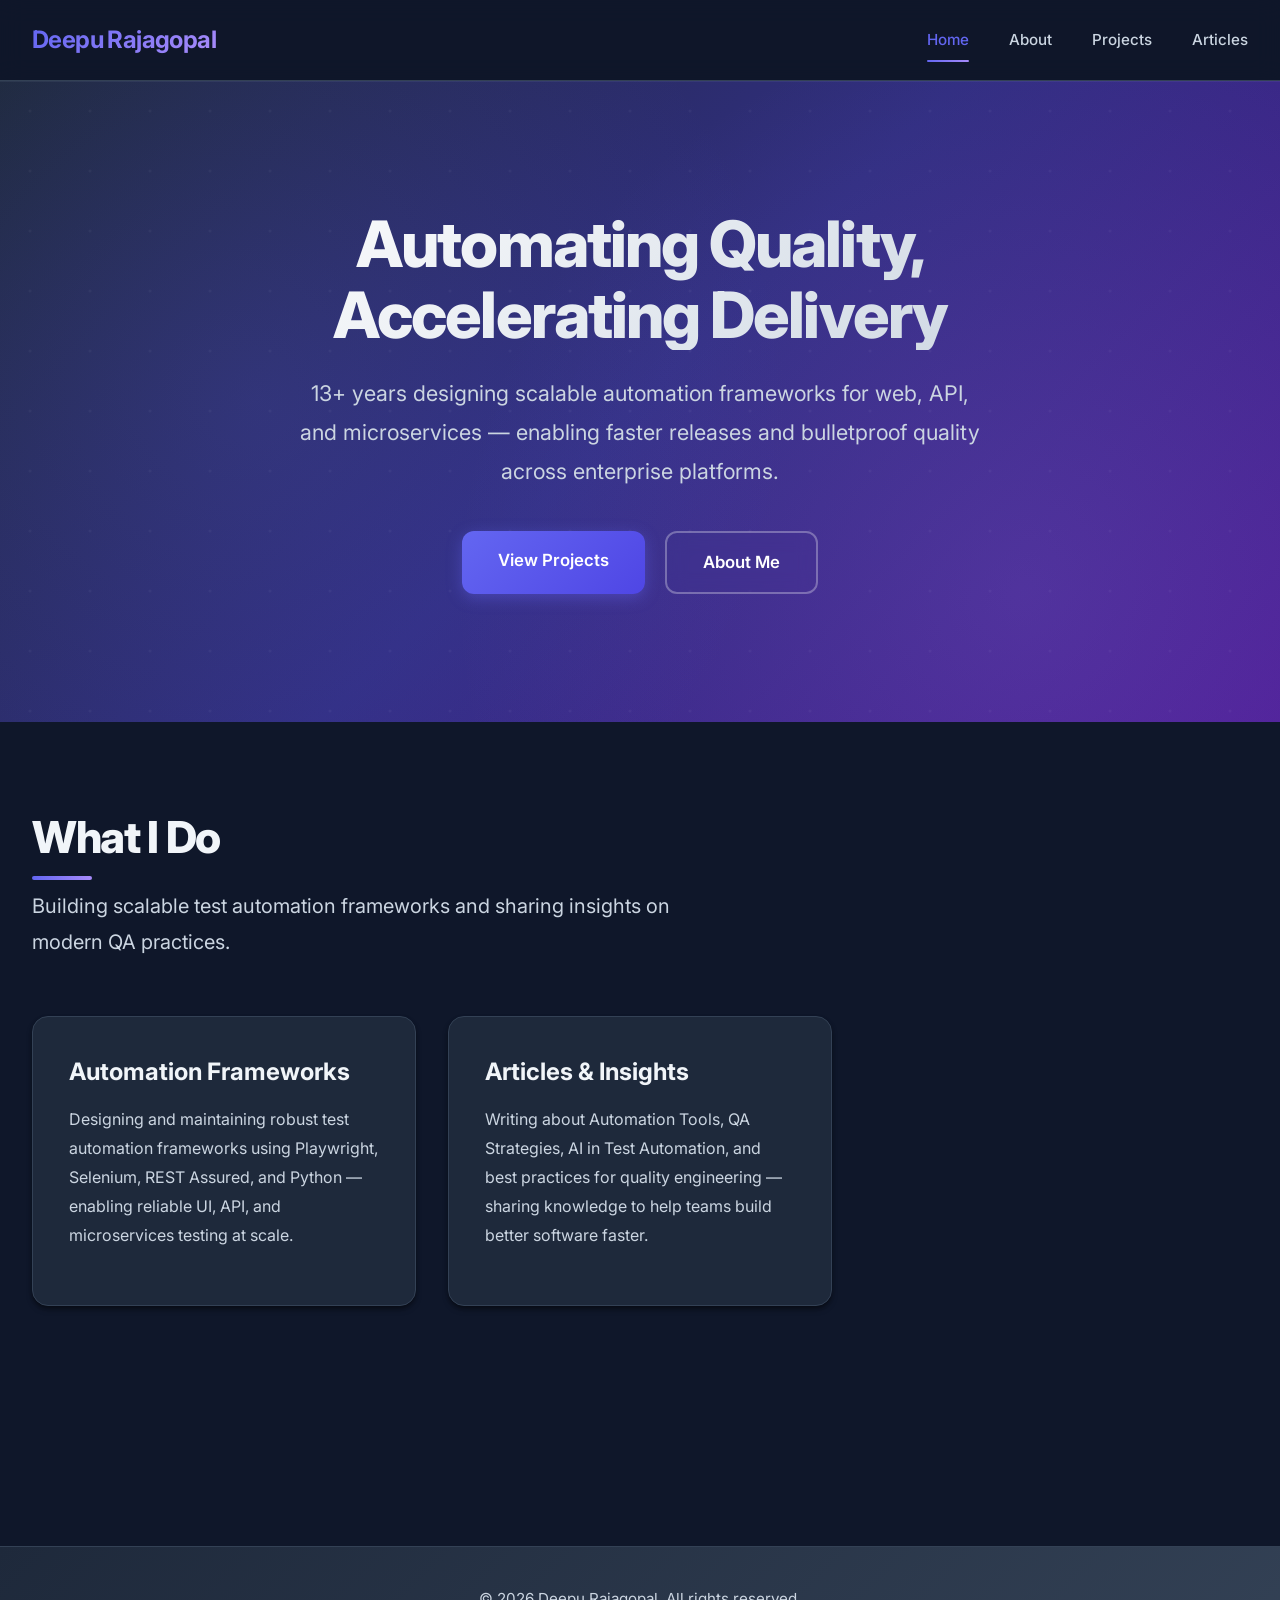
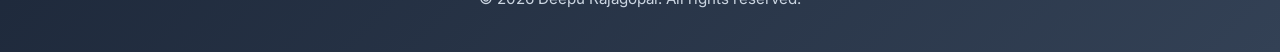
<file: index.html>
<!DOCTYPE html>
<html lang="en">
<head>
    <meta charset="UTF-8">
    <meta name="viewport" content="width=device-width, initial-scale=1.0">
    <title>Deepu Rajagopal - Portfolio</title>
    <link rel="preconnect" href="https://fonts.googleapis.com">
    <link rel="preconnect" href="https://fonts.gstatic.com" crossorigin>
    <link href="https://fonts.googleapis.com/css2?family=Inter:wght@400;500;600;700;800&display=swap" rel="stylesheet">
    <link rel="stylesheet" href="style.css">
</head>

<body>
    <!-- Navigation -->
    <header>
        <div class="nav-container">
            <h1><a href="index.html">Deepu Rajagopal</a></h1>
            <nav>
                <a href="index.html" class="active">Home</a>
                <a href="about.html">About</a>
                <a href="projects.html">Projects</a>
                <a href="articles.html">Articles</a>
            </nav>
        </div>
    </header>

    <!-- Hero Section -->
    <section class="hero">
        <div class="hero-content">
            <h1>Automating Quality, Accelerating Delivery</h1>
            <p>
                13+ years designing scalable automation frameworks for web, API, and microservices — enabling faster releases and bulletproof quality across enterprise platforms.
            </p>
            <div class="hero-buttons">
                <a href="projects.html" class="btn btn-primary">View Projects</a>
                <a href="about.html" class="btn btn-secondary">About Me</a>
            </div>
        </div>
    </section>

    <!-- Featured Content -->
    <div class="container">
        <section class="section">
            <h2 class="section-title">What I Do</h2>
            <p class="section-subtitle">
                Building scalable test automation frameworks and sharing insights on modern QA practices.
            </p>

            <div class="cards-grid">
                <a href="projects.html" class="card-link">
                    <div class="card">
                        <h3>Automation Frameworks</h3>
                        <p>
                            Designing and maintaining robust test automation frameworks using Playwright,
                            Selenium, REST Assured, and Python — enabling reliable UI, API, and
                            microservices testing at scale.
                        </p>
                    </div>
                </a>

                <a href="articles.html" class="card-link">
                    <div class="card">
                        <h3>Articles & Insights</h3>
                        <p>
                            Writing about Automation Tools, QA Strategies, AI in Test Automation,
                            and best practices for quality engineering — sharing knowledge to help
                            teams build better software faster.
                        </p>
                    </div>
                </a>
            </div>
        </section>
    </div>

    <!-- Footer -->
    <footer>
        <p>© 2026 Deepu Rajagopal. All rights reserved.</p>
    </footer>
</body>
</html>
</file>
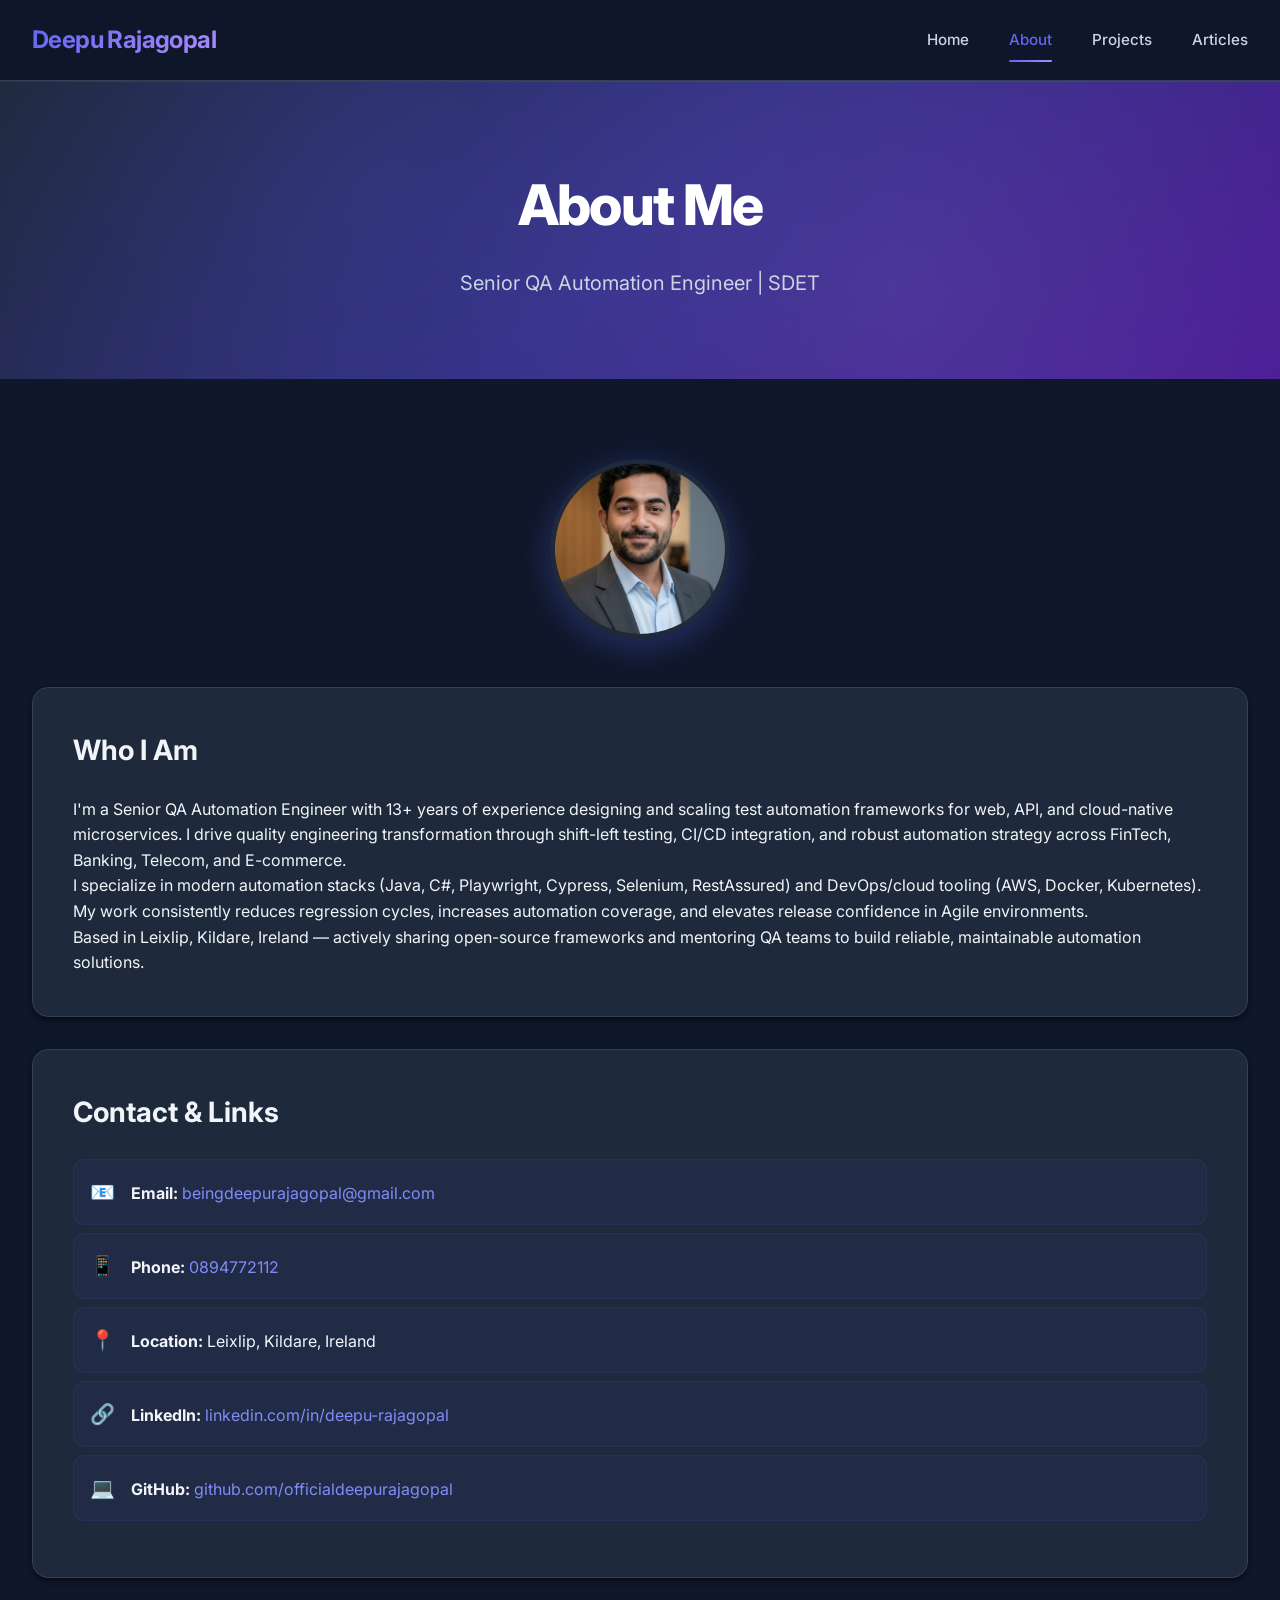
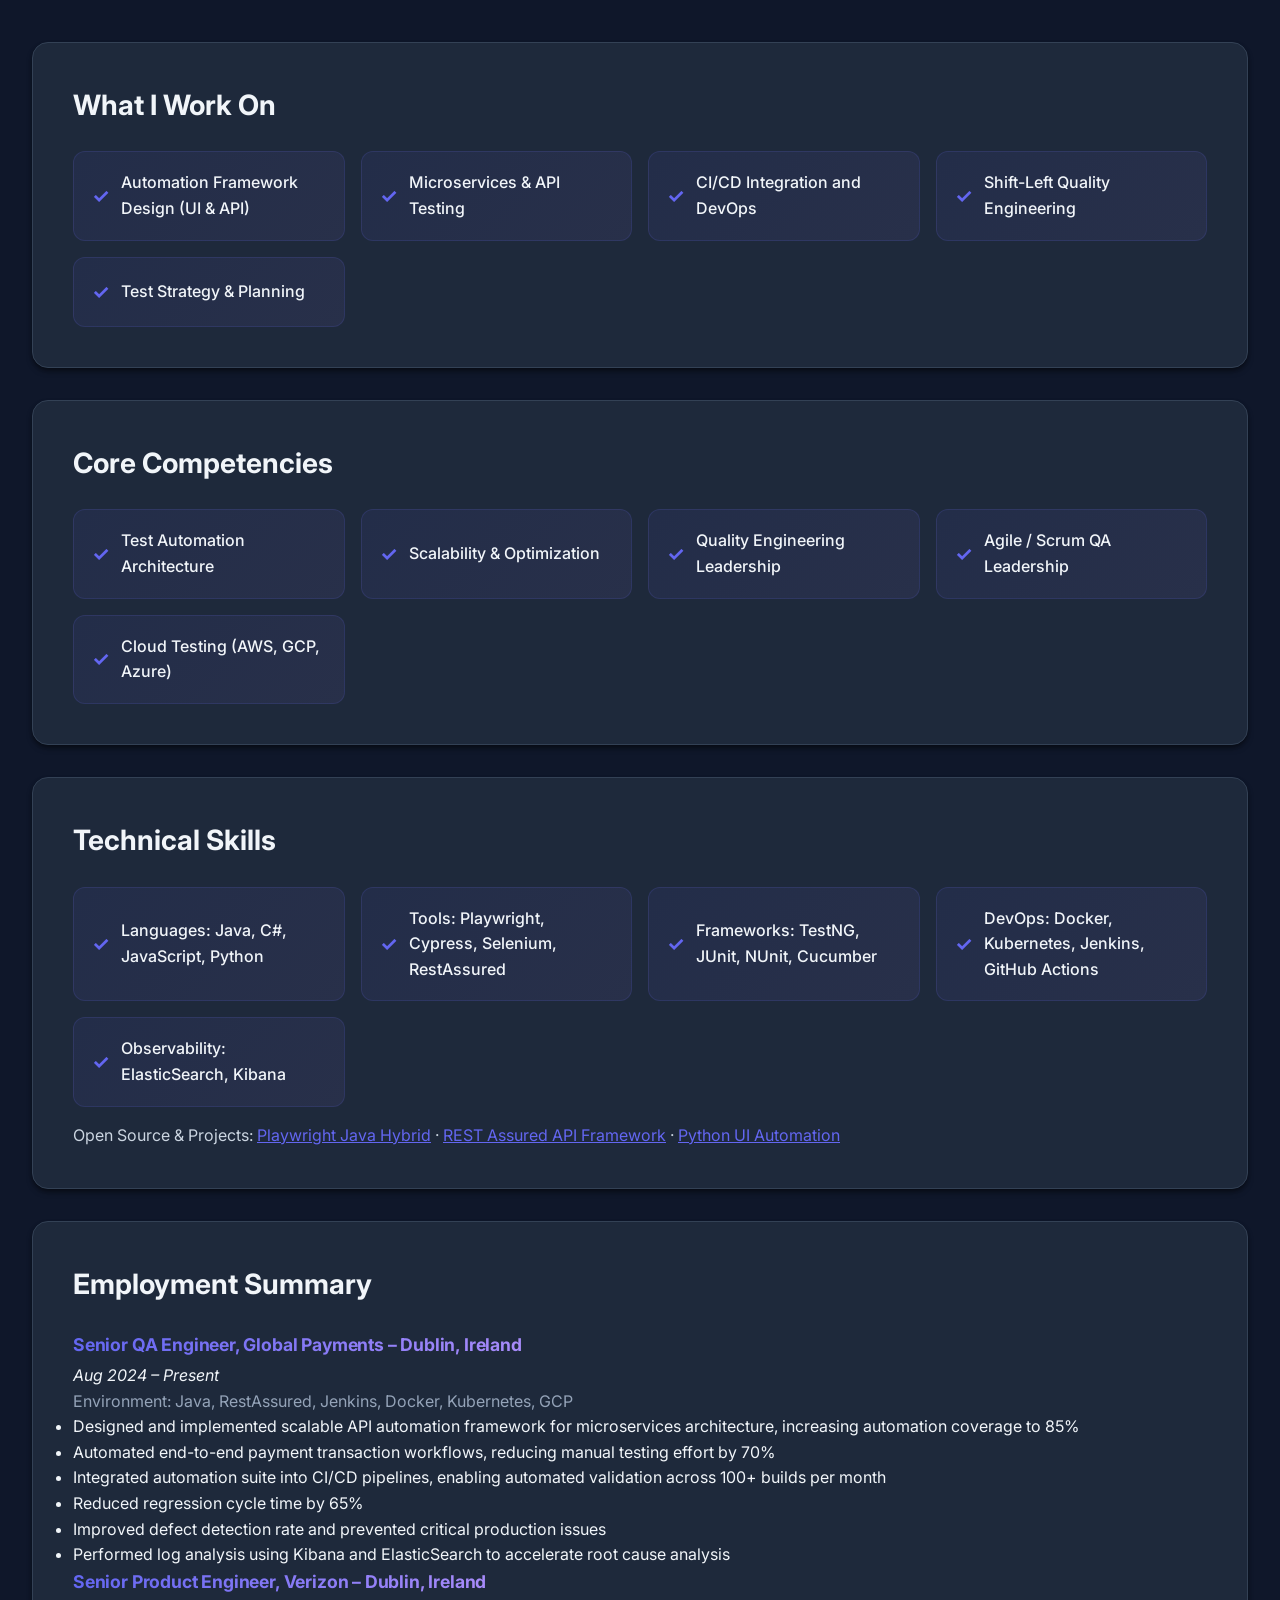
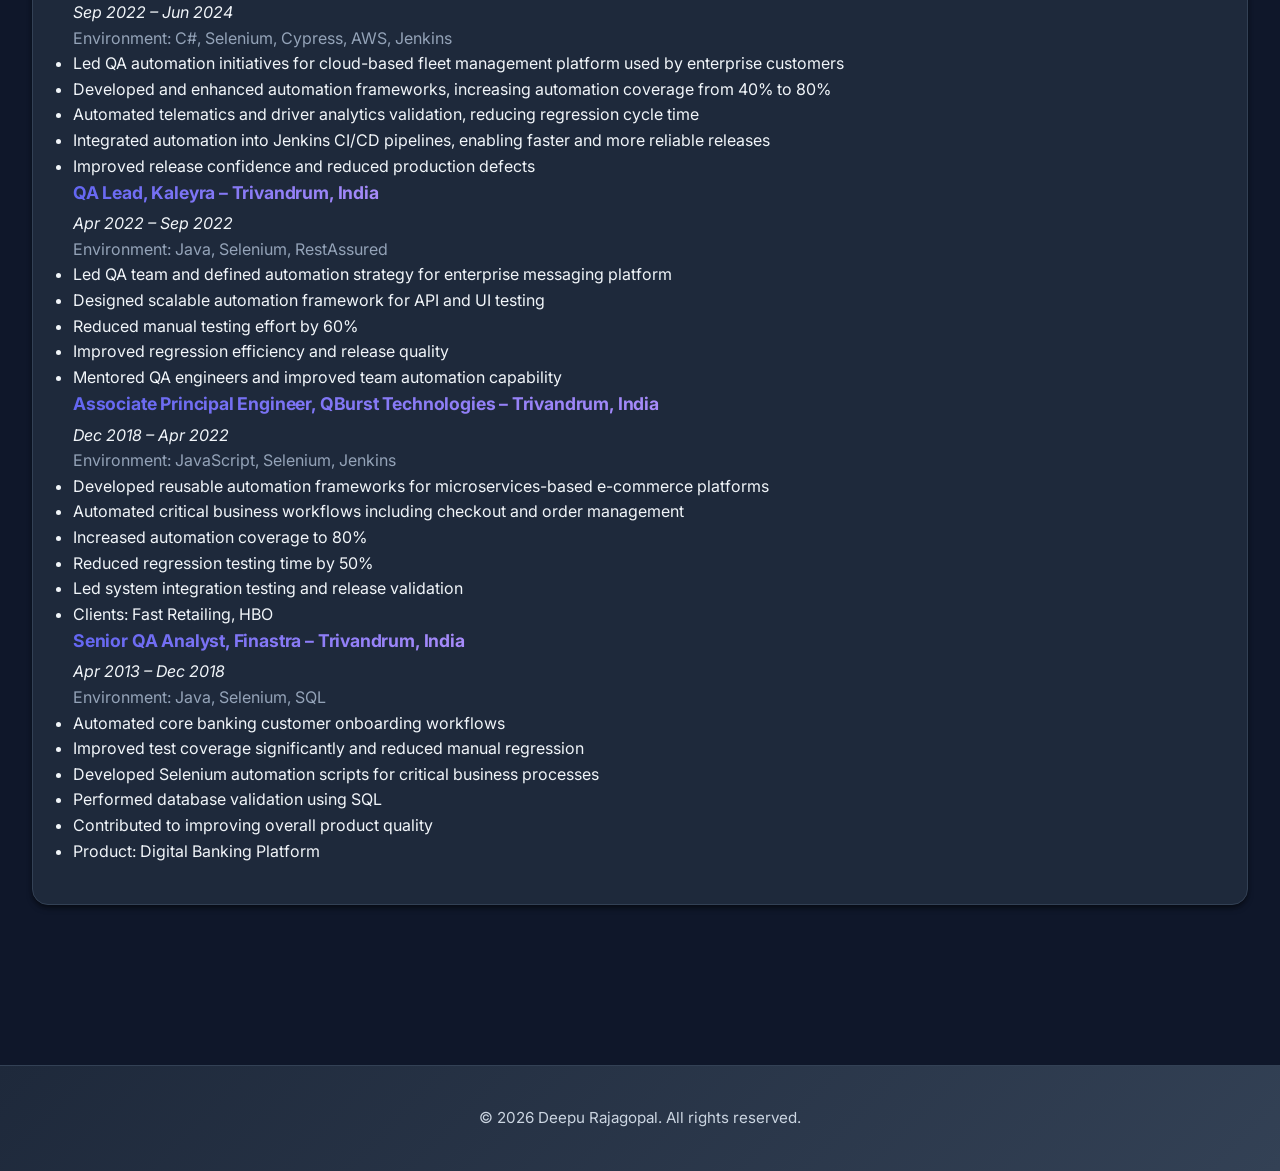
<file: about.html>
<!DOCTYPE html>
<html lang="en">
<head>
    <meta charset="UTF-8">
    <meta name="viewport" content="width=device-width, initial-scale=1.0">
    <title>About - Deepu Rajagopal</title>
    <link rel="preconnect" href="https://fonts.googleapis.com">
    <link rel="preconnect" href="https://fonts.gstatic.com" crossorigin>
    <link href="https://fonts.googleapis.com/css2?family=Inter:wght@400;500;600;700;800&display=swap" rel="stylesheet">
    <link rel="stylesheet" href="style.css">
</head>

<body>
    <!-- Navigation -->
    <header>
        <div class="nav-container">
            <h1><a href="index.html">Deepu Rajagopal</a></h1>
            <nav>
                <a href="index.html">Home</a>
                <a href="about.html" class="active">About</a>
                <a href="projects.html">Projects</a>
                <a href="articles.html">Articles</a>
            </nav>
        </div>
    </header>

    <!-- About Hero -->
    <section class="about-hero">
        <h2>About Me</h2>
        <p>Senior QA Automation Engineer | SDET</p>
    </section>

    <!-- About Content -->
    <div class="container">
        <!-- Profile Image -->
        <div style="display: flex; justify-content: center; margin-bottom: 3rem;">
            <img src="headshot/Gemini_Generated_Image_y8b70iy8b70iy8b7.png"
                 alt="Deepu Rajagopal - Senior QA Automation Engineer"
                 style="width: 180px; height: 180px; object-fit: cover; border-radius: 50%;
                        box-shadow: 0 8px 32px rgba(99, 102, 241, 0.3);
                        border: 5px solid var(--bg-card);
                        transition: var(--transition);"
                 onmouseover="this.style.transform='scale(1.05)'; this.style.boxShadow='0 12px 40px rgba(99, 102, 241, 0.4)';"
                 onmouseout="this.style.transform='scale(1)'; this.style.boxShadow='0 8px 32px rgba(99, 102, 241, 0.3)';" />
        </div>

        <div class="about-content">
            <div class="about-section">
                <h3>Who I Am</h3>
                <p>
                    I'm a Senior QA Automation Engineer with 13+ years of experience designing and scaling
                    test automation frameworks for web, API, and cloud-native microservices. I drive quality
                    engineering transformation through shift-left testing, CI/CD integration, and robust
                    automation strategy across FinTech, Banking, Telecom, and E-commerce.
                </p>
                <p>
                    I specialize in modern automation stacks (Java, C#, Playwright, Cypress, Selenium,
                    RestAssured) and DevOps/cloud tooling (AWS, Docker, Kubernetes). My work consistently
                    reduces regression cycles, increases automation coverage, and elevates release confidence
                    in Agile environments.
                </p>
                <p>
                    Based in Leixlip, Kildare, Ireland — actively sharing open-source frameworks and mentoring
                    QA teams to build reliable, maintainable automation solutions.
                </p>
            </div>

            <div class="about-section contact-section" style="margin-bottom:2rem;">
                <h3>Contact & Links</h3>
                <ul class="contact-list" style="list-style:none; padding:0;">
                    <li style="margin-bottom:0.5em;"><span aria-label="Email" title="Email">📧</span> <strong>Email:</strong> <a href="mailto:beingdeepurajagopal@gmail.com">beingdeepurajagopal@gmail.com</a></li>
                    <li style="margin-bottom:0.5em;"><span aria-label="Phone" title="Phone">📱</span> <strong>Phone:</strong> <a href="tel:+353894772112">0894772112</a></li>
                    <li style="margin-bottom:0.5em;"><span aria-label="Location" title="Location">📍</span> <strong>Location:</strong> Leixlip, Kildare, Ireland</li>
                    <li style="margin-bottom:0.5em;"><span aria-label="LinkedIn" title="LinkedIn">🔗</span> <strong>LinkedIn:</strong> <a href="https://www.linkedin.com/in/deepu-rajagopal/" target="_blank" rel="noopener">linkedin.com/in/deepu-rajagopal</a></li>
                    <li><span aria-label="GitHub" title="GitHub">💻</span> <strong>GitHub:</strong> <a href="https://github.com/officialdeepurajagopal" target="_blank" rel="noopener">github.com/officialdeepurajagopal</a></li>
                </ul>
            </div>

            <div class="about-section">
                <h3>What I Work On</h3>
                <ul class="skills-list">
                    <li>Automation Framework Design (UI & API)</li>
                    <li>Microservices & API Testing</li>
                    <li>CI/CD Integration and DevOps</li>
                    <li>Shift-Left Quality Engineering</li>
                    <li>Test Strategy & Planning</li>
                </ul>
            </div>

            <div class="about-section">
                <h3>Core Competencies</h3>
                <ul class="skills-list">
                    <li>Test Automation Architecture</li>
                    <li>Scalability & Optimization</li>
                    <li>Quality Engineering Leadership</li>
                    <li>Agile / Scrum QA Leadership</li>
                    <li>Cloud Testing (AWS, GCP, Azure)</li>
                </ul>
            </div>

            <div class="about-section">
                <h3>Technical Skills</h3>
                <ul class="skills-list">
                    <li>Languages: Java, C#, JavaScript, Python</li>
                    <li>Tools: Playwright, Cypress, Selenium, RestAssured</li>
                    <li>Frameworks: TestNG, JUnit, NUnit, Cucumber</li>
                    <li>DevOps: Docker, Kubernetes, Jenkins, GitHub Actions</li>
                    <li>Observability: ElasticSearch, Kibana</li>
                </ul>
                <p style="margin-top:1rem; color: var(--text-secondary);">
                    Open Source & Projects:
                    <a href="https://github.com/officialdeepurajagopal/PlayWrightJavaHybridFramework" target="_blank">Playwright Java Hybrid</a> ·
                    <a href="https://github.com/officialdeepurajagopal/APIFrameworkRESTAssured" target="_blank">REST Assured API Framework</a> ·
                    <a href="https://github.com/officialdeepurajagopal/PythonVibiumUIAutomationDemo" target="_blank">Python UI Automation</a>
                </p>
            </div>

            <div class="about-section">
                <h3>Employment Summary</h3>
                <div class="employment-entry">
                    <span class="employment-title">Senior QA Engineer, Global Payments – Dublin, Ireland</span><br>
                    <em>Aug 2024 – Present</em><br>
                    <span style="color:var(--text-muted);">Environment: Java, RestAssured, Jenkins, Docker, Kubernetes, GCP</span>
                    <ul>
                        <li>Designed and implemented scalable API automation framework for microservices architecture, increasing automation coverage to 85%</li>
                        <li>Automated end-to-end payment transaction workflows, reducing manual testing effort by 70%</li>
                        <li>Integrated automation suite into CI/CD pipelines, enabling automated validation across 100+ builds per month</li>
                        <li>Reduced regression cycle time by 65%</li>
                        <li>Improved defect detection rate and prevented critical production issues</li>
                        <li>Performed log analysis using Kibana and ElasticSearch to accelerate root cause analysis</li>
                    </ul>
                </div>
                <div class="employment-entry">
                    <span class="employment-title">Senior Product Engineer, Verizon – Dublin, Ireland</span><br>
                    <em>Sep 2022 – Jun 2024</em><br>
                    <span style="color:var(--text-muted);">Environment: C#, Selenium, Cypress, AWS, Jenkins</span>
                    <ul>
                        <li>Led QA automation initiatives for cloud-based fleet management platform used by enterprise customers</li>
                        <li>Developed and enhanced automation frameworks, increasing automation coverage from 40% to 80%</li>
                        <li>Automated telematics and driver analytics validation, reducing regression cycle time</li>
                        <li>Integrated automation into Jenkins CI/CD pipelines, enabling faster and more reliable releases</li>
                        <li>Improved release confidence and reduced production defects</li>
                    </ul>
                </div>
                <div class="employment-entry">
                    <span class="employment-title">QA Lead, Kaleyra – Trivandrum, India</span><br>
                    <em>Apr 2022 – Sep 2022</em><br>
                    <span style="color:var(--text-muted);">Environment: Java, Selenium, RestAssured</span>
                    <ul>
                        <li>Led QA team and defined automation strategy for enterprise messaging platform</li>
                        <li>Designed scalable automation framework for API and UI testing</li>
                        <li>Reduced manual testing effort by 60%</li>
                        <li>Improved regression efficiency and release quality</li>
                        <li>Mentored QA engineers and improved team automation capability</li>
                    </ul>
                </div>
                <div class="employment-entry">
                    <span class="employment-title">Associate Principal Engineer, QBurst Technologies – Trivandrum, India</span><br>
                    <em>Dec 2018 – Apr 2022</em><br>
                    <span style="color:var(--text-muted);">Environment: JavaScript, Selenium, Jenkins</span>
                    <ul>
                        <li>Developed reusable automation frameworks for microservices-based e-commerce platforms</li>
                        <li>Automated critical business workflows including checkout and order management</li>
                        <li>Increased automation coverage to 80%</li>
                        <li>Reduced regression testing time by 50%</li>
                        <li>Led system integration testing and release validation</li>
                        <li>Clients: Fast Retailing, HBO</li>
                    </ul>
                </div>
                <div class="employment-entry">
                    <span class="employment-title">Senior QA Analyst, Finastra – Trivandrum, India</span><br>
                    <em>Apr 2013 – Dec 2018</em><br>
                    <span style="color:var(--text-muted);">Environment: Java, Selenium, SQL</span>
                    <ul>
                        <li>Automated core banking customer onboarding workflows</li>
                        <li>Improved test coverage significantly and reduced manual regression</li>
                        <li>Developed Selenium automation scripts for critical business processes</li>
                        <li>Performed database validation using SQL</li>
                        <li>Contributed to improving overall product quality</li>
                        <li>Product: Digital Banking Platform</li>
                    </ul>
                </div>
            </div>
        </div>
    </div>

    <!-- Footer -->
    <footer>
        <p>© 2026 Deepu Rajagopal. All rights reserved.</p>
    </footer>
</body>
</html>
</file>
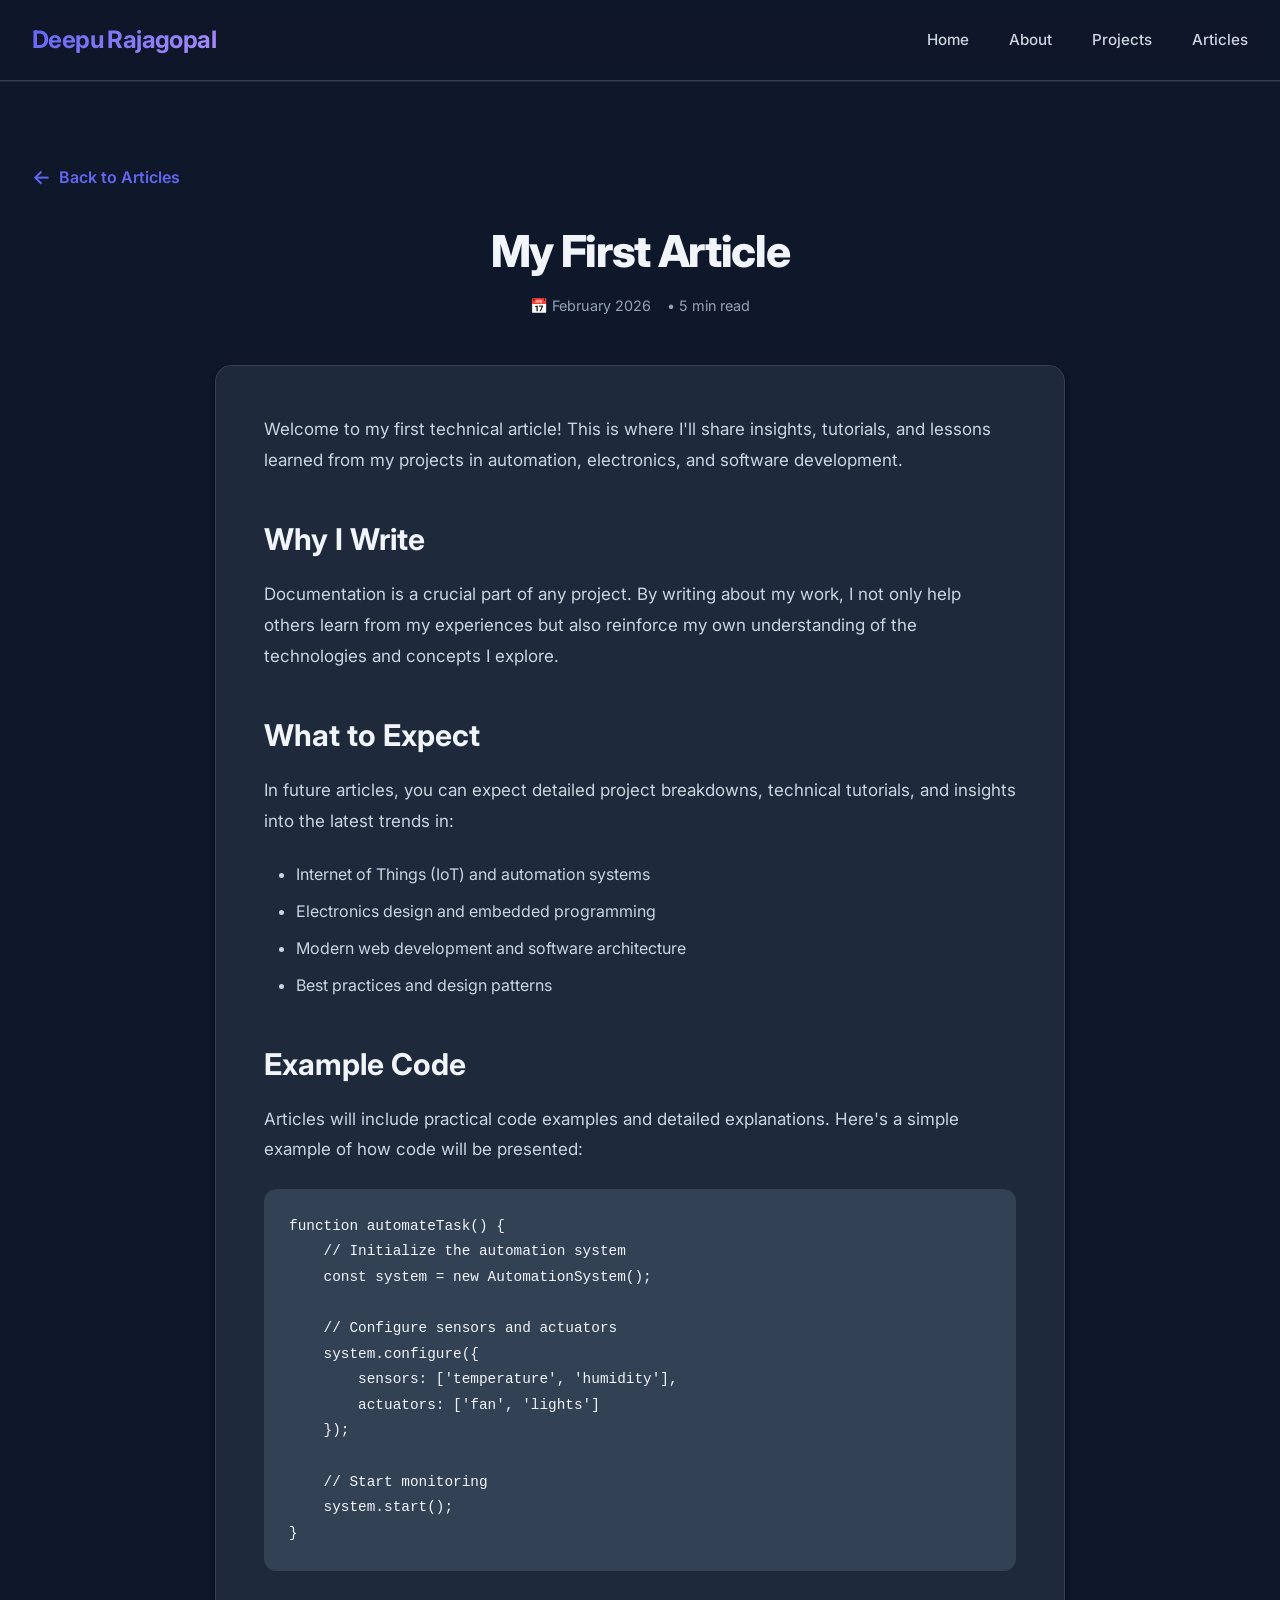
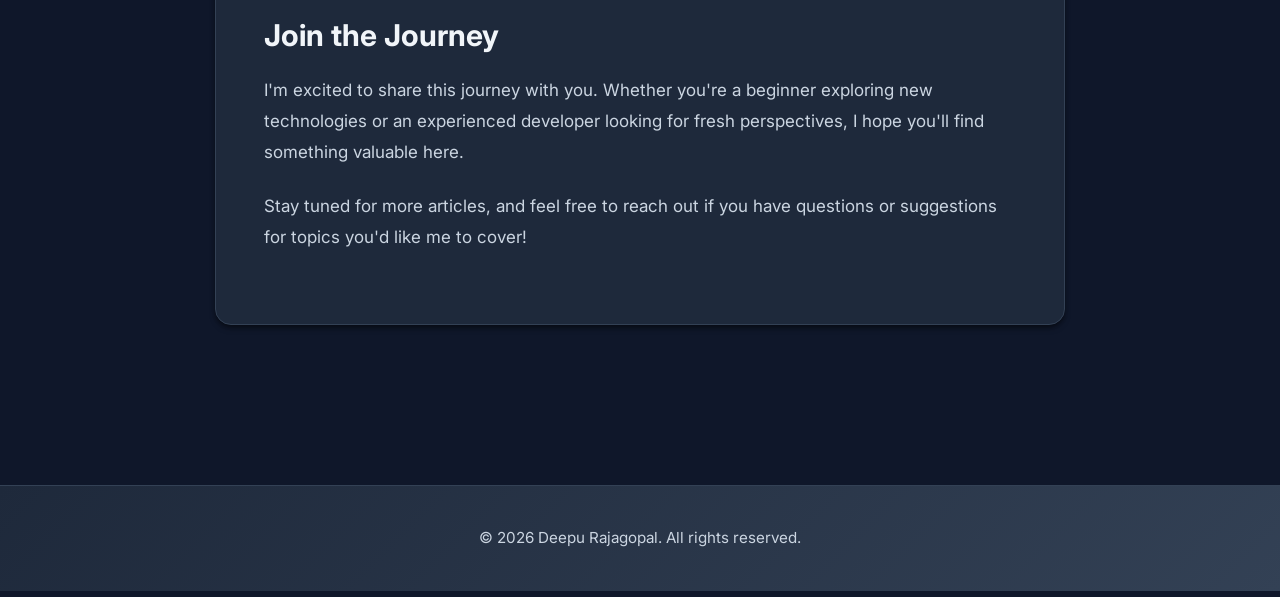
<file: article1.html>
<!DOCTYPE html>
<html lang="en">
<head>
    <meta charset="UTF-8">
    <meta name="viewport" content="width=device-width, initial-scale=1.0">
    <title>My First Article - Deepu Rajagopal</title>
    <link rel="preconnect" href="https://fonts.googleapis.com">
    <link rel="preconnect" href="https://fonts.gstatic.com" crossorigin>
    <link href="https://fonts.googleapis.com/css2?family=Inter:wght@400;500;600;700;800&display=swap" rel="stylesheet">
    <link rel="stylesheet" href="style.css">
</head>

<body>
    <!-- Navigation -->
    <header>
        <div class="nav-container">
            <h1><a href="index.html">Deepu Rajagopal</a></h1>
            <nav>
                <a href="index.html">Home</a>
                <a href="about.html">About</a>
                <a href="projects.html">Projects</a>
                <a href="articles.html">Articles</a>
            </nav>
        </div>
    </header>

    <!-- Article Content -->
    <div class="container">
        <a href="articles.html" class="back-link">Back to Articles</a>

        <div class="article-header">
            <h1 class="article-title">My First Article</h1>
            <div class="card-meta" style="justify-content: center;">
                <span>📅 February 2026</span>
                <span>• 5 min read</span>
            </div>
        </div>

        <article class="article-content">
            <p>
                Welcome to my first technical article! This is where I'll share insights,
                tutorials, and lessons learned from my projects in automation, electronics,
                and software development.
            </p>

            <h2>Why I Write</h2>
            <p>
                Documentation is a crucial part of any project. By writing about my work,
                I not only help others learn from my experiences but also reinforce my own
                understanding of the technologies and concepts I explore.
            </p>

            <h2>What to Expect</h2>
            <p>
                In future articles, you can expect detailed project breakdowns, technical
                tutorials, and insights into the latest trends in:
            </p>

            <ul>
                <li>Internet of Things (IoT) and automation systems</li>
                <li>Electronics design and embedded programming</li>
                <li>Modern web development and software architecture</li>
                <li>Best practices and design patterns</li>
            </ul>

            <h2>Example Code</h2>
            <p>
                Articles will include practical code examples and detailed explanations.
                Here's a simple example of how code will be presented:
            </p>

            <pre><code>function automateTask() {
    // Initialize the automation system
    const system = new AutomationSystem();

    // Configure sensors and actuators
    system.configure({
        sensors: ['temperature', 'humidity'],
        actuators: ['fan', 'lights']
    });

    // Start monitoring
    system.start();
}</code></pre>

            <h2>Join the Journey</h2>
            <p>
                I'm excited to share this journey with you. Whether you're a beginner
                exploring new technologies or an experienced developer looking for
                fresh perspectives, I hope you'll find something valuable here.
            </p>

            <p>
                Stay tuned for more articles, and feel free to reach out if you have
                questions or suggestions for topics you'd like me to cover!
            </p>
        </article>
    </div>

    <!-- Footer -->
    <footer>
        <p>© 2026 Deepu Rajagopal. All rights reserved.</p>
    </footer>
</body>
</html>
</file>
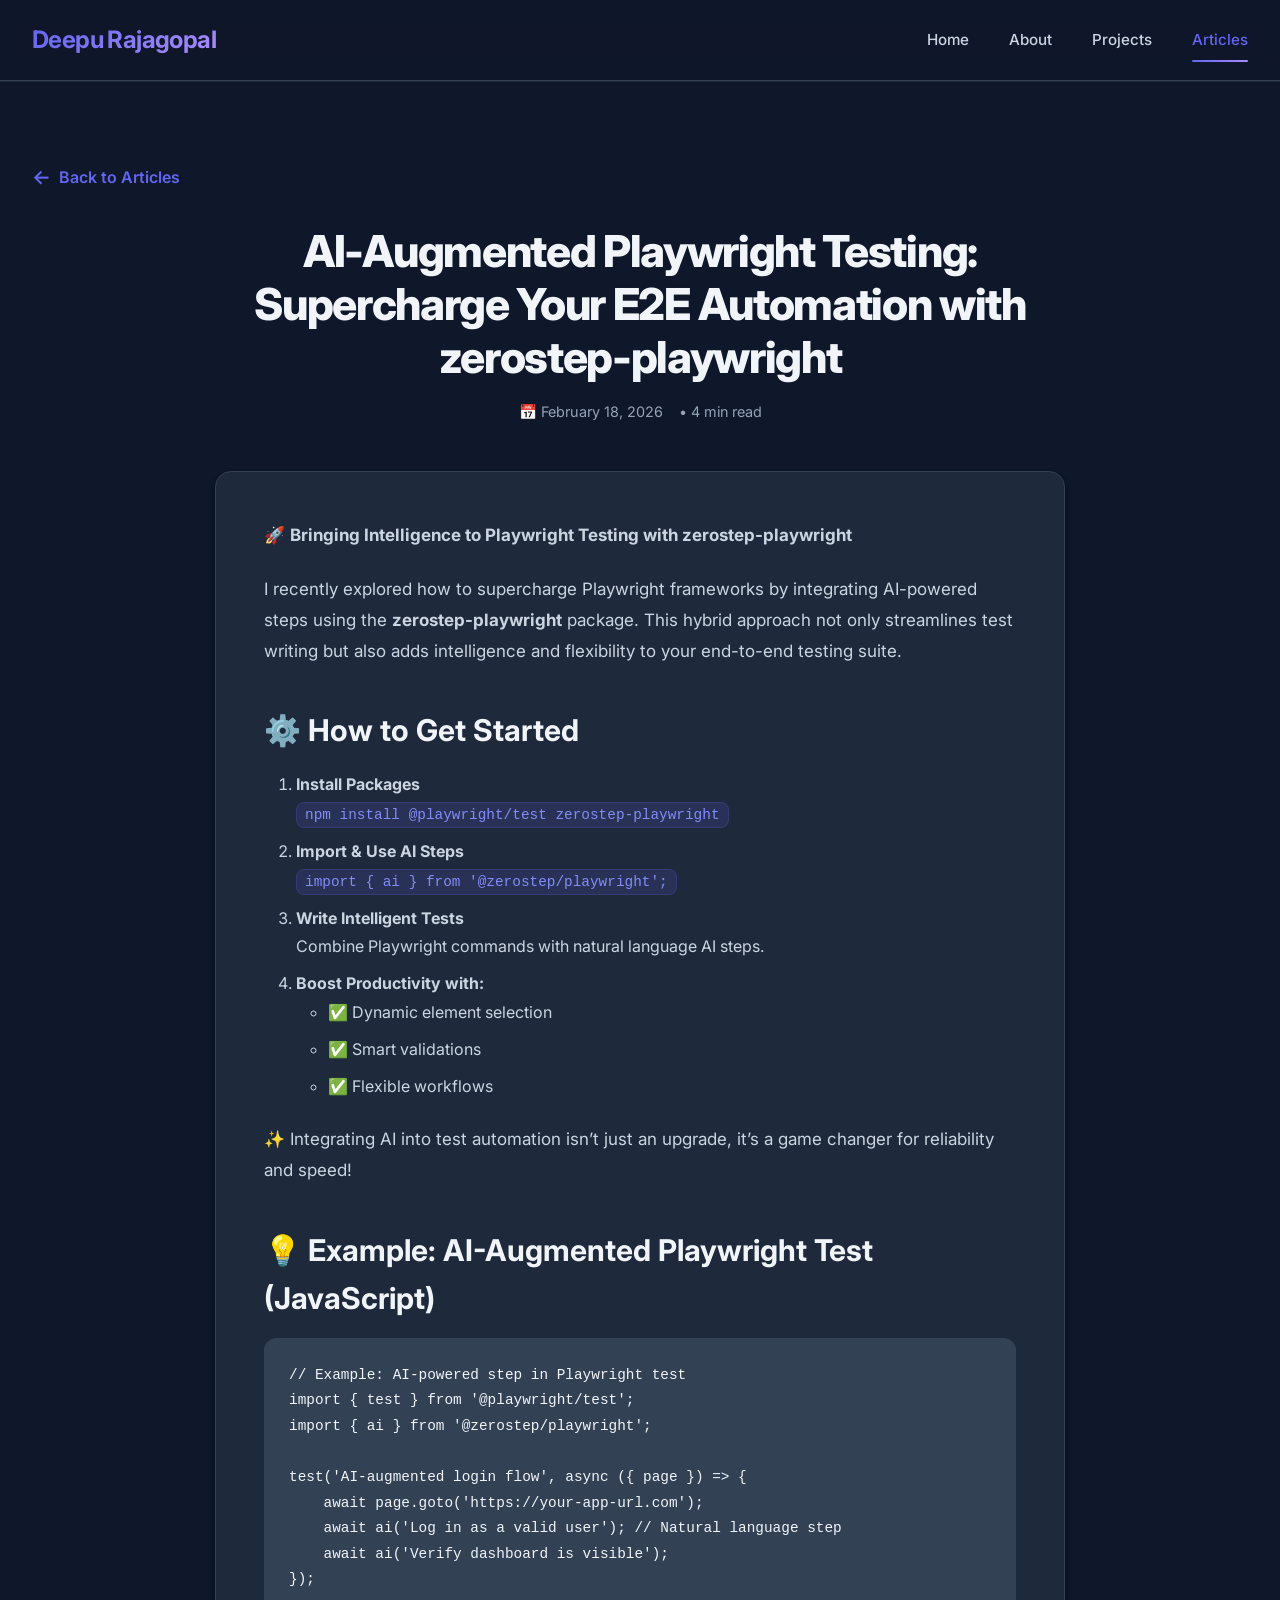
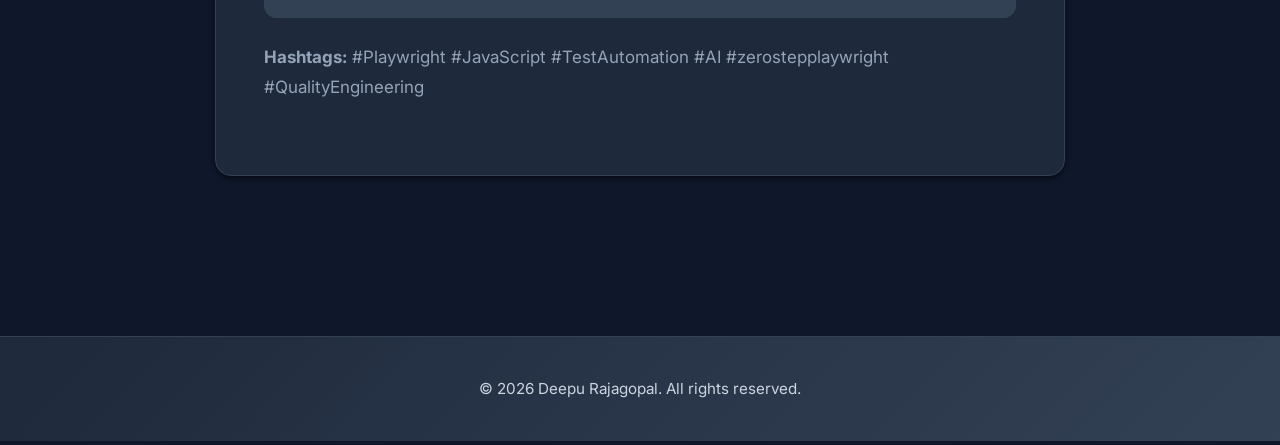
<file: article2.html>
<!DOCTYPE html>
<html lang="en">
<head>
    <meta charset="UTF-8">
    <meta name="viewport" content="width=device-width, initial-scale=1.0">
    <title>AI-Augmented Playwright Testing: Supercharge Your E2E Automation with zerostep-playwright</title>
    <link rel="preconnect" href="https://fonts.googleapis.com">
    <link rel="preconnect" href="https://fonts.gstatic.com" crossorigin>
    <link href="https://fonts.googleapis.com/css2?family=Inter:wght@400;500;600;700;800&display=swap" rel="stylesheet">
    <link rel="stylesheet" href="style.css">
</head>
<body>
    <!-- Navigation -->
    <header>
        <div class="nav-container">
            <h1><a href="index.html">Deepu Rajagopal</a></h1>
            <nav>
                <a href="index.html">Home</a>
                <a href="about.html">About</a>
                <a href="projects.html">Projects</a>
                <a href="articles.html" class="active">Articles</a>
            </nav>
        </div>
    </header>

    <!-- Article Content -->
    <div class="container">
        <a href="articles.html" class="back-link">Back to Articles</a>
        <div class="article-header">
            <h1 class="article-title">AI-Augmented Playwright Testing: Supercharge Your E2E Automation with zerostep-playwright</h1>
            <div class="card-meta" style="justify-content: center;">
                <span>📅 February 18, 2026</span>
                <span>• 4 min read</span>
            </div>
        </div>
        <div class="article-content">
            <p>🚀 <strong>Bringing Intelligence to Playwright Testing with zerostep-playwright</strong></p>
            <p>I recently explored how to supercharge Playwright frameworks by integrating AI-powered steps using the <strong>zerostep-playwright</strong> package. This hybrid approach not only streamlines test writing but also adds intelligence and flexibility to your end-to-end testing suite.</p>
            <h2>⚙️ How to Get Started</h2>
            <ol>
                <li><strong>Install Packages</strong><br>
                    <code>npm install @playwright/test zerostep-playwright</code>
                </li>
                <li><strong>Import & Use AI Steps</strong><br>
                    <code>import { ai } from '@zerostep/playwright';</code>
                </li>
                <li><strong>Write Intelligent Tests</strong><br>
                    Combine Playwright commands with natural language AI steps.
                </li>
                <li><strong>Boost Productivity with:</strong>
                    <ul>
                        <li>✅ Dynamic element selection</li>
                        <li>✅ Smart validations</li>
                        <li>✅ Flexible workflows</li>
                    </ul>
                </li>
            </ol>
            <p>✨ Integrating AI into test automation isn’t just an upgrade, it’s a game changer for reliability and speed!</p>
            <h2>💡 Example: AI-Augmented Playwright Test (JavaScript)</h2>
            <pre><code>// Example: AI-powered step in Playwright test
import { test } from '@playwright/test';
import { ai } from '@zerostep/playwright';

test('AI-augmented login flow', async ({ page }) => {
    await page.goto('https://your-app-url.com');
    await ai('Log in as a valid user'); // Natural language step
    await ai('Verify dashboard is visible');
});
</code></pre>
            <p style="margin-top:1.5rem; color: var(--text-muted);">
                <strong>Hashtags:</strong> #Playwright #JavaScript #TestAutomation #AI #zerostepplaywright #QualityEngineering
            </p>
        </div>
    </div>

    <!-- Footer -->
    <footer>
        <p>© 2026 Deepu Rajagopal. All rights reserved.</p>
    </footer>
</body>
</html>
</file>
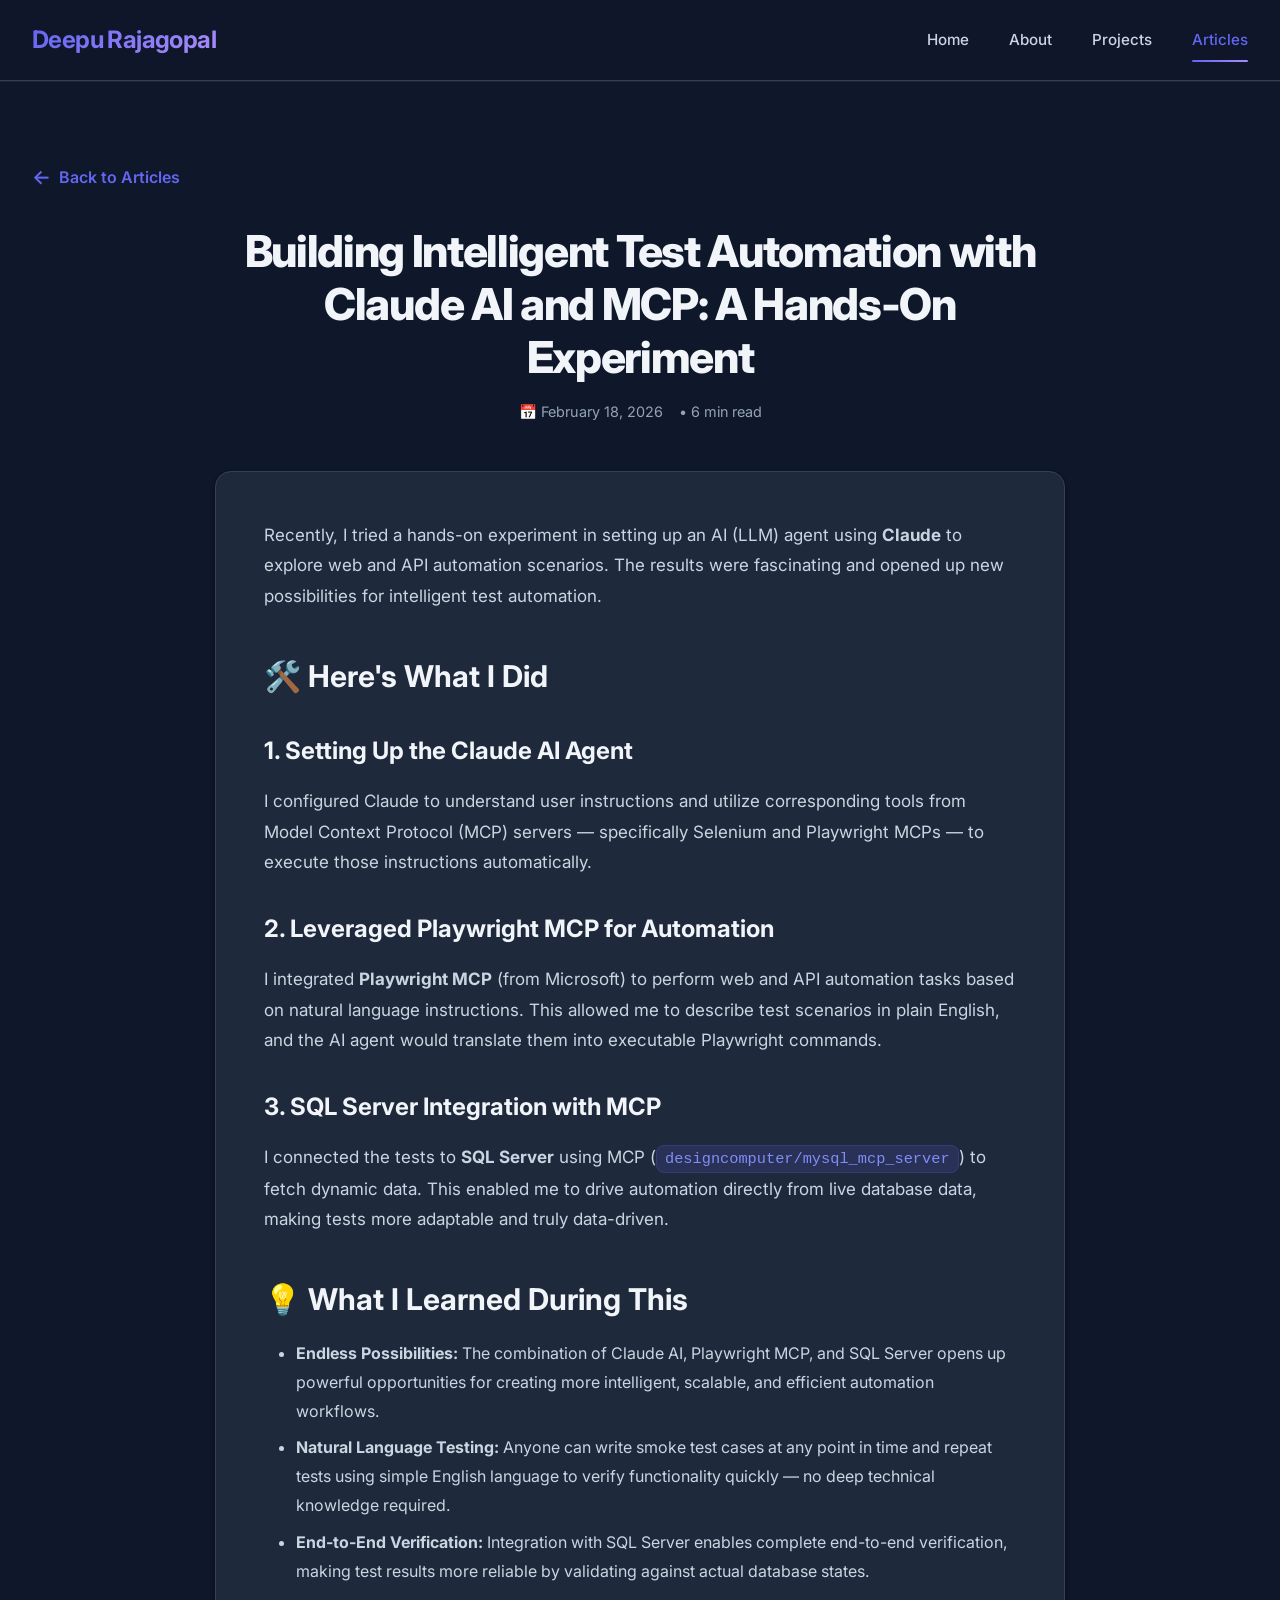
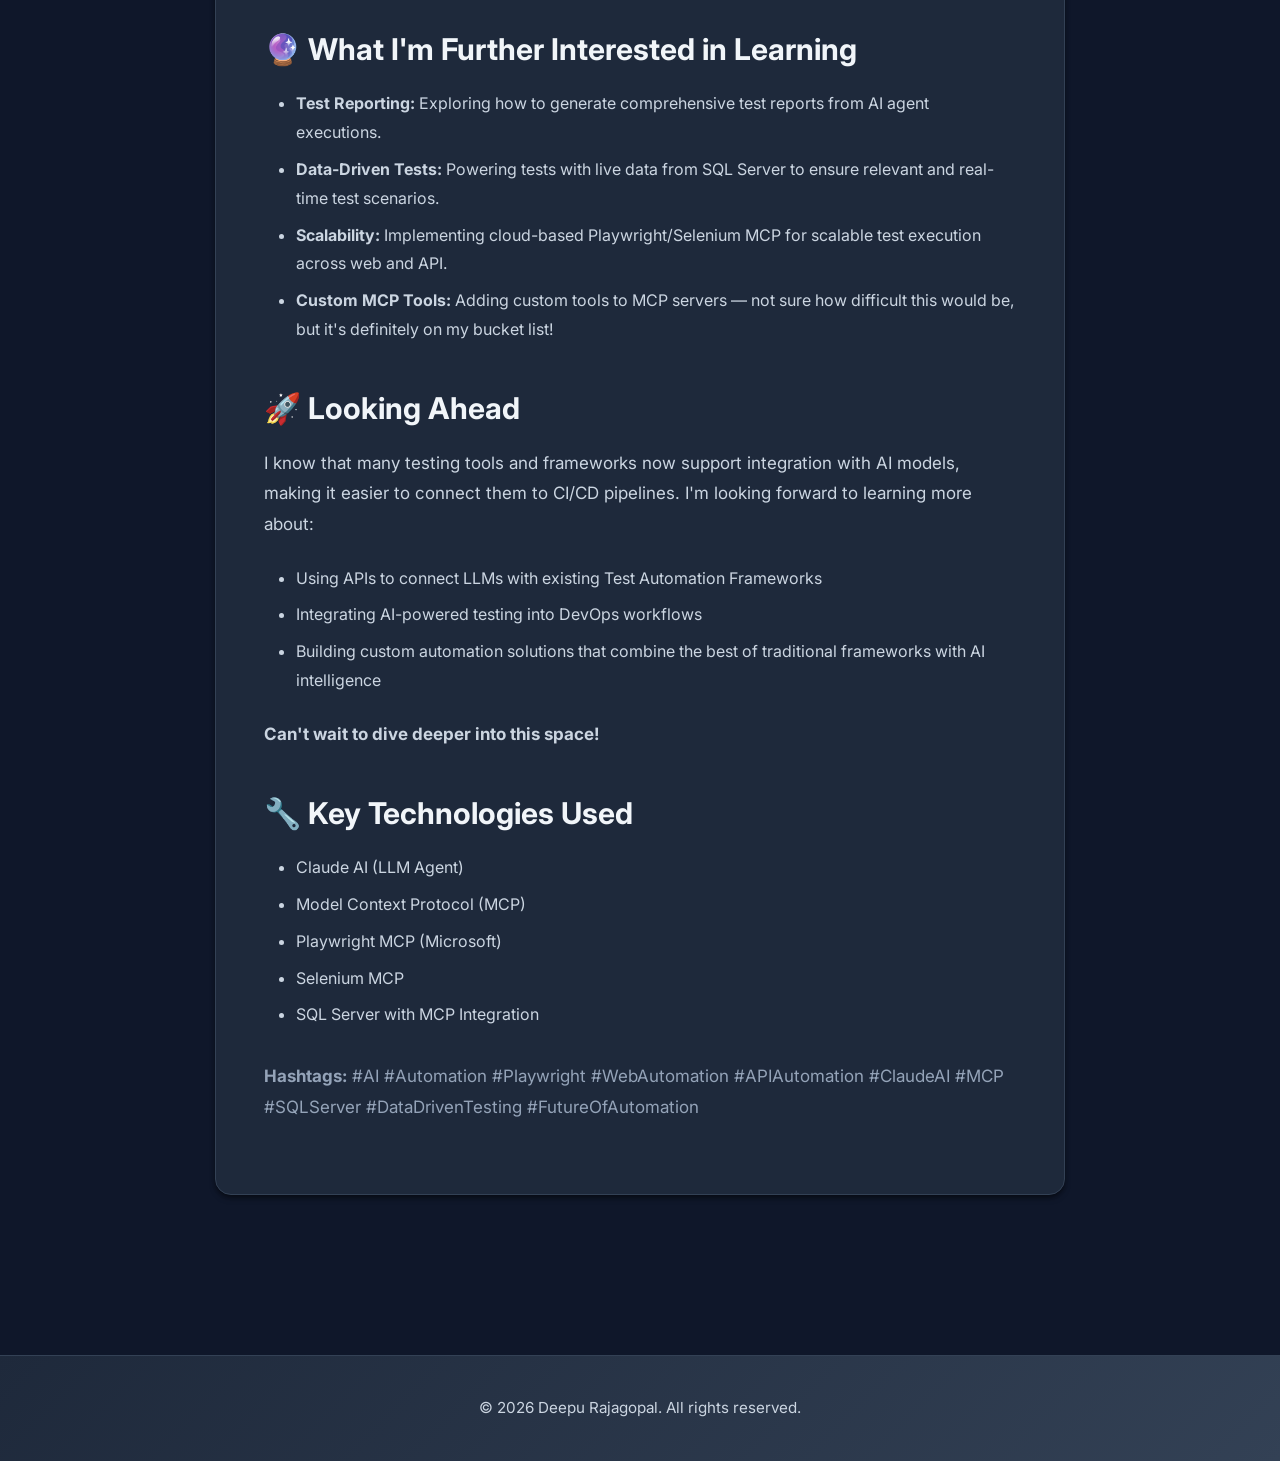
<file: article3.html>
<!DOCTYPE html>
<html lang="en">
<head>
    <meta charset="UTF-8">
    <meta name="viewport" content="width=device-width, initial-scale=1.0">
    <title>Building Intelligent Test Automation with Claude AI and MCP - Deepu Rajagopal</title>
    <link rel="preconnect" href="https://fonts.googleapis.com">
    <link rel="preconnect" href="https://fonts.gstatic.com" crossorigin>
    <link href="https://fonts.googleapis.com/css2?family=Inter:wght@400;500;600;700;800&display=swap" rel="stylesheet">
    <link rel="stylesheet" href="style.css">
</head>
<body>
    <!-- Navigation -->
    <header>
        <div class="nav-container">
            <h1><a href="index.html">Deepu Rajagopal</a></h1>
            <nav>
                <a href="index.html">Home</a>
                <a href="about.html">About</a>
                <a href="projects.html">Projects</a>
                <a href="articles.html" class="active">Articles</a>
            </nav>
        </div>
    </header>

    <!-- Article Content -->
    <div class="container">
        <a href="articles.html" class="back-link">Back to Articles</a>

        <div class="article-header">
            <h1 class="article-title">Building Intelligent Test Automation with Claude AI and MCP: A Hands-On Experiment</h1>
            <div class="card-meta" style="justify-content: center;">
                <span>📅 February 18, 2026</span>
                <span>• 6 min read</span>
            </div>
        </div>

        <div class="article-content">
            <p>Recently, I tried a hands-on experiment in setting up an AI (LLM) agent using <strong>Claude</strong> to explore web and API automation scenarios. The results were fascinating and opened up new possibilities for intelligent test automation.</p>

            <h2>🛠️ Here's What I Did</h2>

            <h3>1. Setting Up the Claude AI Agent</h3>
            <p>I configured Claude to understand user instructions and utilize corresponding tools from Model Context Protocol (MCP) servers — specifically Selenium and Playwright MCPs — to execute those instructions automatically.</p>

            <h3>2. Leveraged Playwright MCP for Automation</h3>
            <p>I integrated <strong>Playwright MCP</strong> (from Microsoft) to perform web and API automation tasks based on natural language instructions. This allowed me to describe test scenarios in plain English, and the AI agent would translate them into executable Playwright commands.</p>

            <h3>3. SQL Server Integration with MCP</h3>
            <p>I connected the tests to <strong>SQL Server</strong> using MCP (<code>designcomputer/mysql_mcp_server</code>) to fetch dynamic data. This enabled me to drive automation directly from live database data, making tests more adaptable and truly data-driven.</p>

            <h2>💡 What I Learned During This</h2>

            <ul>
                <li><strong>Endless Possibilities:</strong> The combination of Claude AI, Playwright MCP, and SQL Server opens up powerful opportunities for creating more intelligent, scalable, and efficient automation workflows.</li>
                <li><strong>Natural Language Testing:</strong> Anyone can write smoke test cases at any point in time and repeat tests using simple English language to verify functionality quickly — no deep technical knowledge required.</li>
                <li><strong>End-to-End Verification:</strong> Integration with SQL Server enables complete end-to-end verification, making test results more reliable by validating against actual database states.</li>
            </ul>

            <h2>🔮 What I'm Further Interested in Learning</h2>

            <ul>
                <li><strong>Test Reporting:</strong> Exploring how to generate comprehensive test reports from AI agent executions.</li>
                <li><strong>Data-Driven Tests:</strong> Powering tests with live data from SQL Server to ensure relevant and real-time test scenarios.</li>
                <li><strong>Scalability:</strong> Implementing cloud-based Playwright/Selenium MCP for scalable test execution across web and API.</li>
                <li><strong>Custom MCP Tools:</strong> Adding custom tools to MCP servers — not sure how difficult this would be, but it's definitely on my bucket list!</li>
            </ul>

            <h2>🚀 Looking Ahead</h2>

            <p>I know that many testing tools and frameworks now support integration with AI models, making it easier to connect them to CI/CD pipelines. I'm looking forward to learning more about:</p>

            <ul>
                <li>Using APIs to connect LLMs with existing Test Automation Frameworks</li>
                <li>Integrating AI-powered testing into DevOps workflows</li>
                <li>Building custom automation solutions that combine the best of traditional frameworks with AI intelligence</li>
            </ul>

            <p><strong>Can't wait to dive deeper into this space!</strong></p>

            <h2>🔧 Key Technologies Used</h2>
            <ul>
                <li>Claude AI (LLM Agent)</li>
                <li>Model Context Protocol (MCP)</li>
                <li>Playwright MCP (Microsoft)</li>
                <li>Selenium MCP</li>
                <li>SQL Server with MCP Integration</li>
            </ul>

            <p style="margin-top:2rem; color: var(--text-muted);">
                <strong>Hashtags:</strong> #AI #Automation #Playwright #WebAutomation #APIAutomation #ClaudeAI #MCP #SQLServer #DataDrivenTesting #FutureOfAutomation
            </p>
        </div>
    </div>

    <!-- Footer -->
    <footer>
        <p>© 2026 Deepu Rajagopal. All rights reserved.</p>
    </footer>
</body>
</html>
</file>
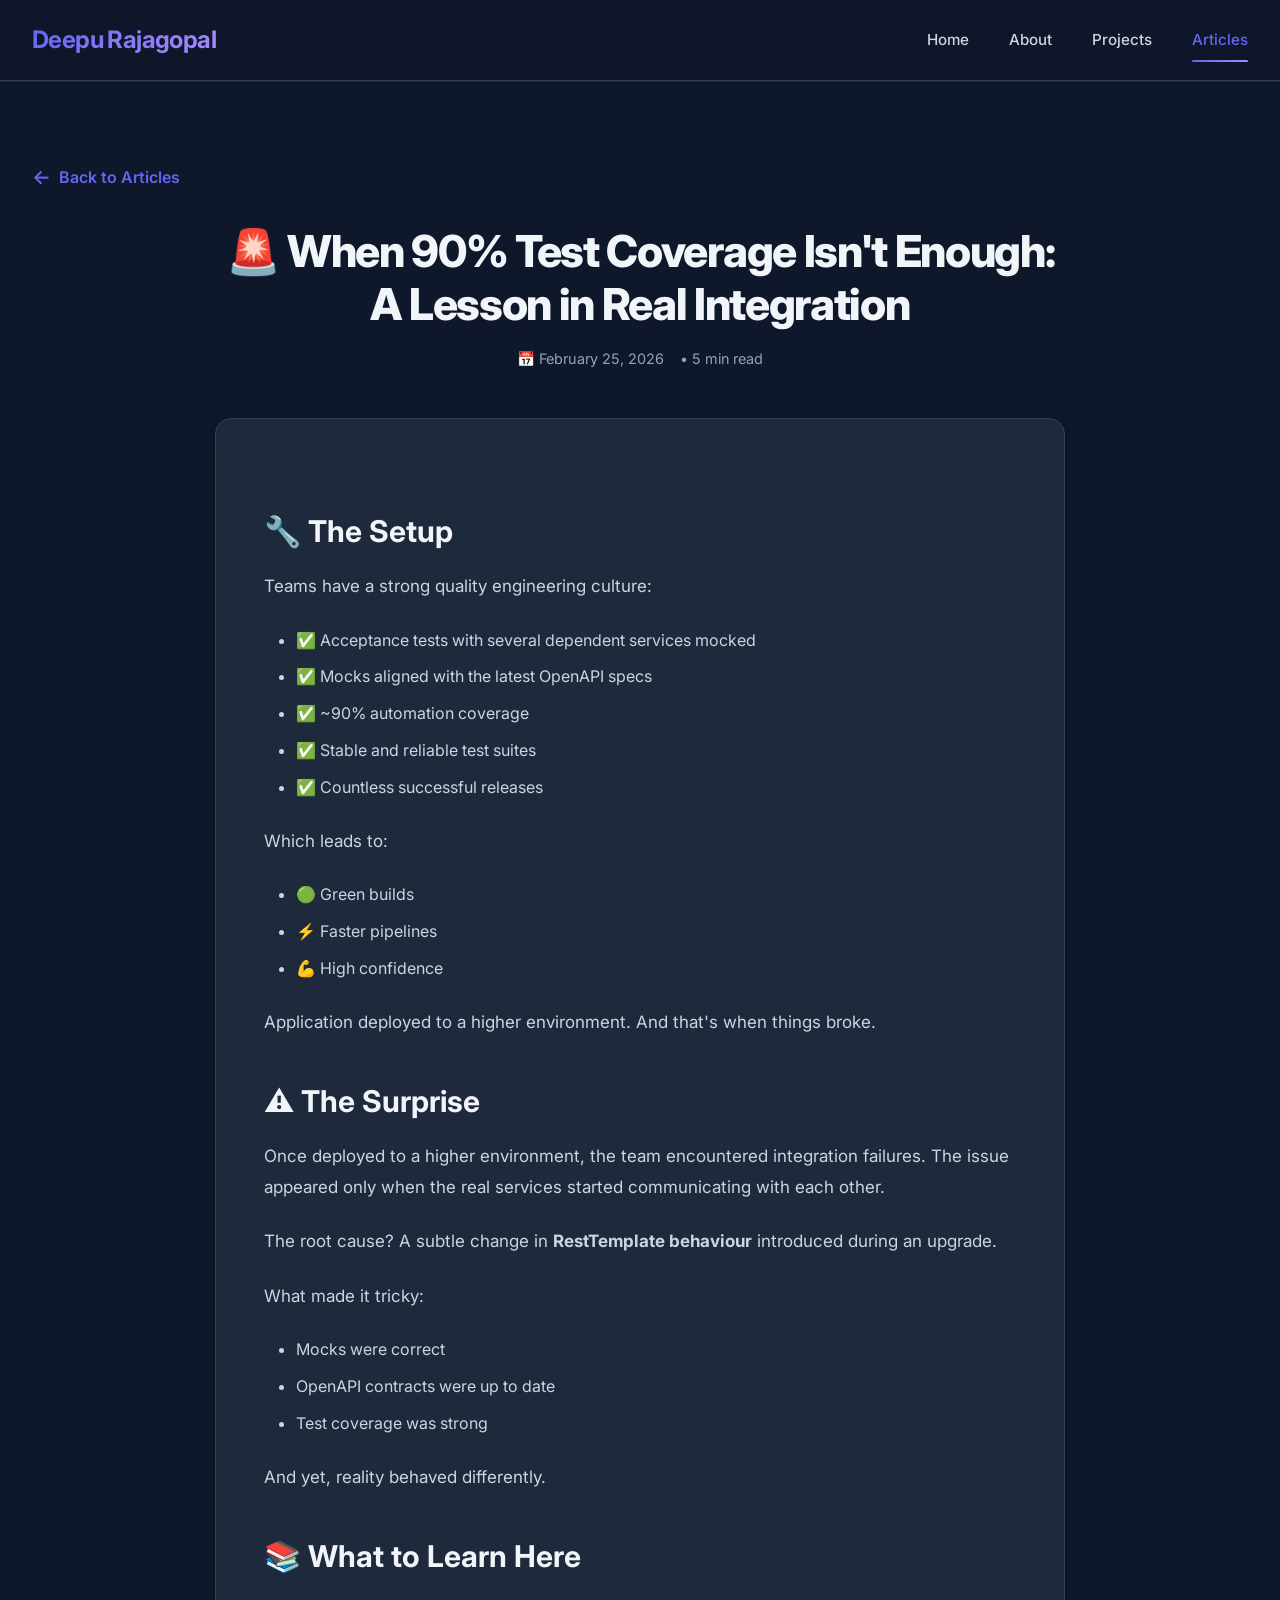
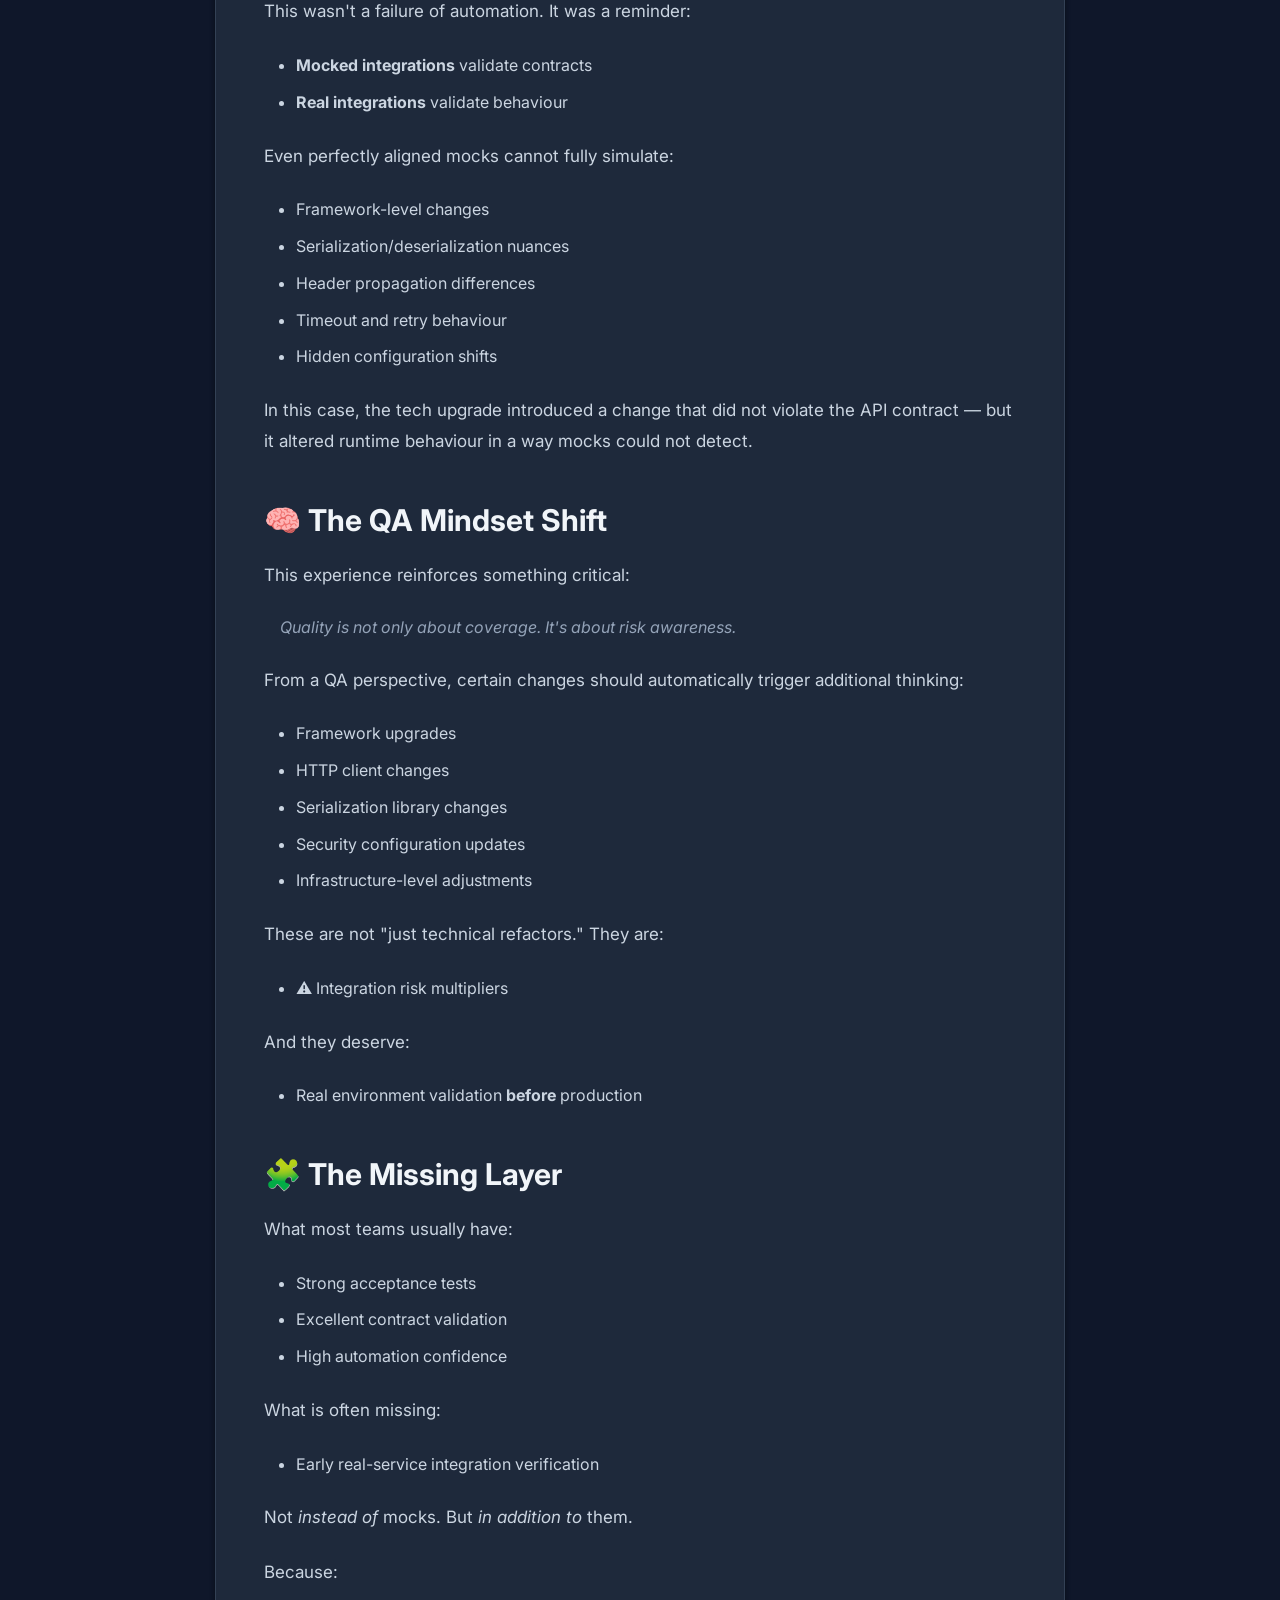
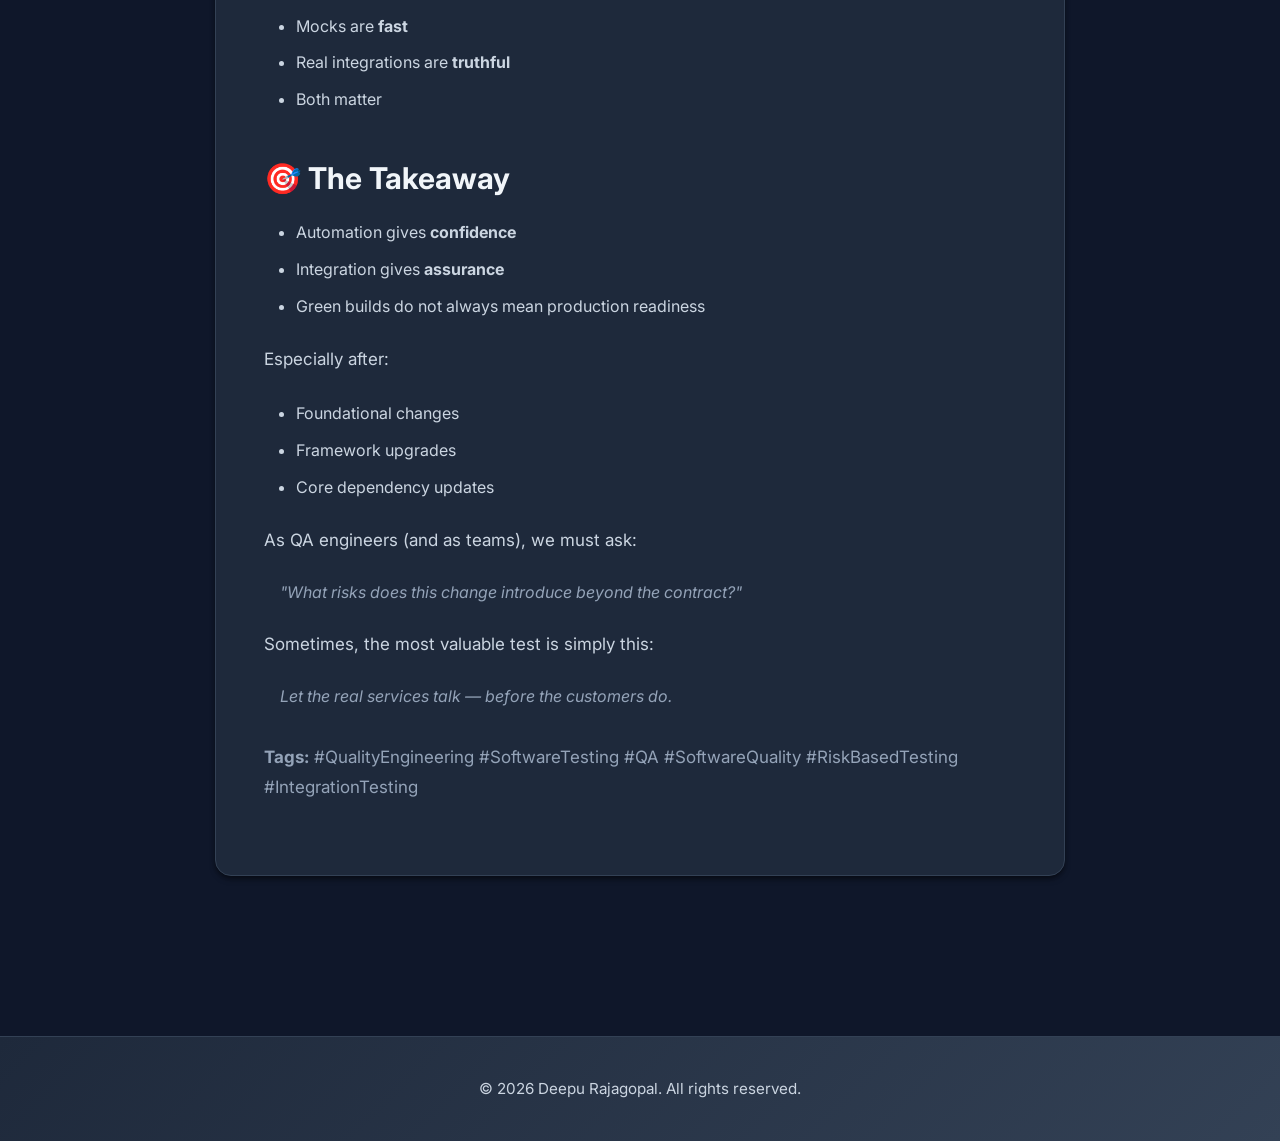
<file: article4.html>
<!DOCTYPE html>
<html lang="en">
<head>
    <meta charset="UTF-8">
    <meta name="viewport" content="width=device-width, initial-scale=1.0">
    <title>When 90% Test Coverage Isn't Enough - Deepu Rajagopal</title>
    <link rel="preconnect" href="https://fonts.googleapis.com">
    <link rel="preconnect" href="https://fonts.gstatic.com" crossorigin>
    <link href="https://fonts.googleapis.com/css2?family=Inter:wght@400;500;600;700;800&display=swap" rel="stylesheet">
    <link rel="stylesheet" href="style.css">
</head>
<body>
    <!-- Navigation -->
    <header>
        <div class="nav-container">
            <h1><a href="index.html">Deepu Rajagopal</a></h1>
            <nav>
                <a href="index.html">Home</a>
                <a href="about.html">About</a>
                <a href="projects.html">Projects</a>
                <a href="articles.html" class="active">Articles</a>
            </nav>
        </div>
    </header>

    <!-- Article Content -->
    <div class="container">
        <a href="articles.html" class="back-link">Back to Articles</a>

        <div class="article-header">
            <h1 class="article-title">🚨 When 90% Test Coverage Isn't Enough: A Lesson in Real Integration</h1>
            <div class="card-meta" style="justify-content: center;">
                <span>📅 February 25, 2026</span>
                <span>• 5 min read</span>
            </div>
        </div>

        <div class="article-content">

            <h2>🔧 The Setup</h2>
            <p>Teams have a strong quality engineering culture:</p>
            <ul>
                <li>✅ Acceptance tests with several dependent services mocked</li>
                <li>✅ Mocks aligned with the latest OpenAPI specs</li>
                <li>✅ ~90% automation coverage</li>
                <li>✅ Stable and reliable test suites</li>
                <li>✅ Countless successful releases</li>
            </ul>
            <p>Which leads to:</p>
            <ul>
                <li>🟢 Green builds</li>
                <li>⚡ Faster pipelines</li>
                <li>💪 High confidence</li>
            </ul>
            <p>Application deployed to a higher environment. And that's when things broke.</p>

            <h2>⚠️ The Surprise</h2>
            <p>
                Once deployed to a higher environment, the team encountered integration failures.
                The issue appeared only when the real services started communicating with each other.
            </p>
            <p>The root cause? A subtle change in <strong>RestTemplate behaviour</strong> introduced during an upgrade.</p>
            <p>What made it tricky:</p>
            <ul>
                <li>Mocks were correct</li>
                <li>OpenAPI contracts were up to date</li>
                <li>Test coverage was strong</li>
            </ul>
            <p>And yet, reality behaved differently.</p>

            <h2>📚 What to Learn Here</h2>
            <p>This wasn't a failure of automation. It was a reminder:</p>
            <ul>
                <li><strong>Mocked integrations</strong> validate contracts</li>
                <li><strong>Real integrations</strong> validate behaviour</li>
            </ul>
            <p>Even perfectly aligned mocks cannot fully simulate:</p>
            <ul>
                <li>Framework-level changes</li>
                <li>Serialization/deserialization nuances</li>
                <li>Header propagation differences</li>
                <li>Timeout and retry behaviour</li>
                <li>Hidden configuration shifts</li>
            </ul>
            <p>
                In this case, the tech upgrade introduced a change that did not violate the API contract —
                but it altered runtime behaviour in a way mocks could not detect.
            </p>

            <h2>🧠 The QA Mindset Shift</h2>
            <p>This experience reinforces something critical:</p>
            <blockquote style="border-left: 4px solid var(--accent); padding-left: 1rem; margin: 1.5rem 0; font-style: italic; color: var(--text-muted);">
                Quality is not only about coverage. It's about risk awareness.
            </blockquote>
            <p>From a QA perspective, certain changes should automatically trigger additional thinking:</p>
            <ul>
                <li>Framework upgrades</li>
                <li>HTTP client changes</li>
                <li>Serialization library changes</li>
                <li>Security configuration updates</li>
                <li>Infrastructure-level adjustments</li>
            </ul>
            <p>These are not "just technical refactors." They are:</p>
            <ul>
                <li>⚠️ Integration risk multipliers</li>
            </ul>
            <p>And they deserve:</p>
            <ul>
                <li>Real environment validation <strong>before</strong> production</li>
            </ul>

            <h2>🧩 The Missing Layer</h2>
            <p>What most teams usually have:</p>
            <ul>
                <li>Strong acceptance tests</li>
                <li>Excellent contract validation</li>
                <li>High automation confidence</li>
            </ul>
            <p>What is often missing:</p>
            <ul>
                <li>Early real-service integration verification</li>
            </ul>
            <p>Not <em>instead of</em> mocks. But <em>in addition to</em> them.</p>
            <p>Because:</p>
            <ul>
                <li>Mocks are <strong>fast</strong></li>
                <li>Real integrations are <strong>truthful</strong></li>
                <li>Both matter</li>
            </ul>

            <h2>🎯 The Takeaway</h2>
            <ul>
                <li>Automation gives <strong>confidence</strong></li>
                <li>Integration gives <strong>assurance</strong></li>
                <li>Green builds do not always mean production readiness</li>
            </ul>
            <p>Especially after:</p>
            <ul>
                <li>Foundational changes</li>
                <li>Framework upgrades</li>
                <li>Core dependency updates</li>
            </ul>
            <p>As QA engineers (and as teams), we must ask:</p>
            <blockquote style="border-left: 4px solid var(--accent); padding-left: 1rem; margin: 1.5rem 0; font-style: italic; color: var(--text-muted);">
                "What risks does this change introduce beyond the contract?"
            </blockquote>
            <p>Sometimes, the most valuable test is simply this:</p>
            <blockquote style="border-left: 4px solid var(--accent); padding-left: 1rem; margin: 1.5rem 0; font-style: italic; color: var(--text-muted);">
                Let the real services talk — before the customers do.
            </blockquote>

            <p style="margin-top:2rem; color: var(--text-muted);">
                <strong>Tags:</strong> #QualityEngineering #SoftwareTesting #QA #SoftwareQuality #RiskBasedTesting #IntegrationTesting
            </p>
        </div>
    </div>

    <!-- Footer -->
    <footer>
        <p>© 2026 Deepu Rajagopal. All rights reserved.</p>
    </footer>
</body>
</html>
</file>
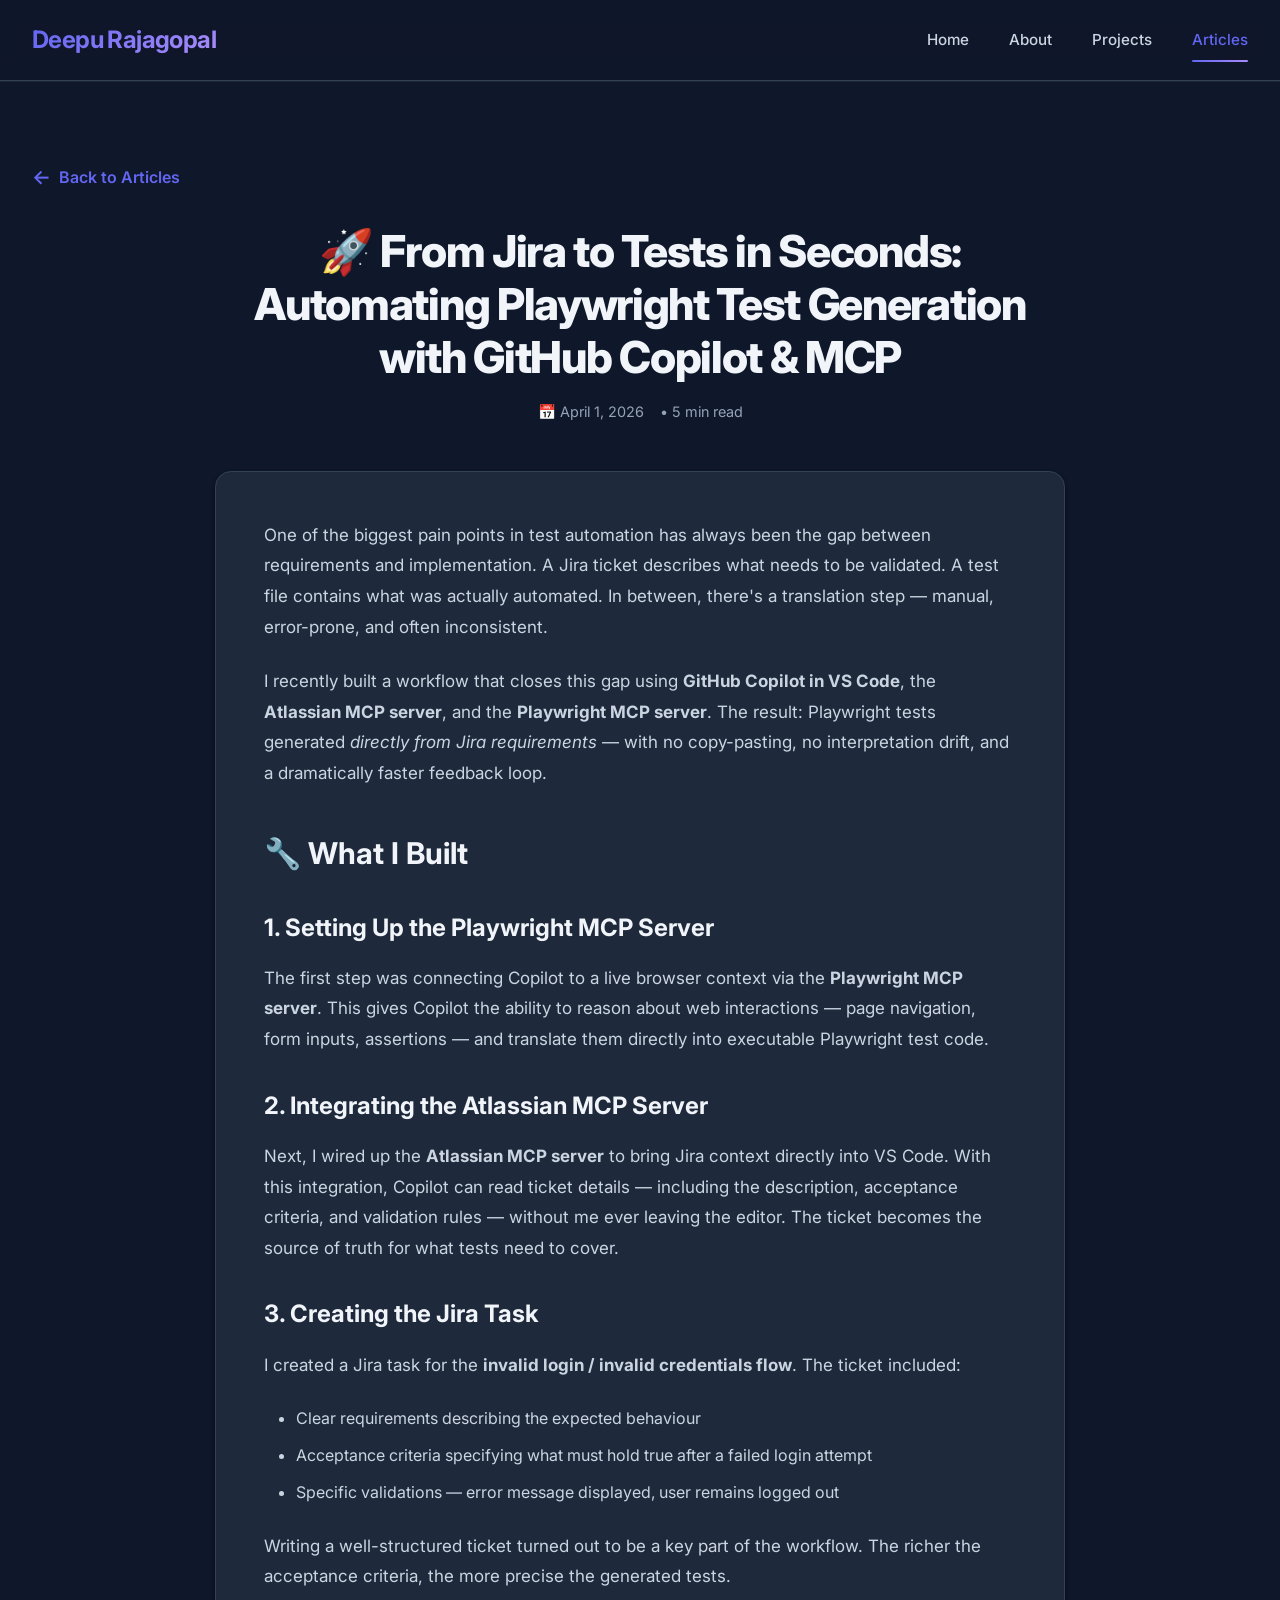
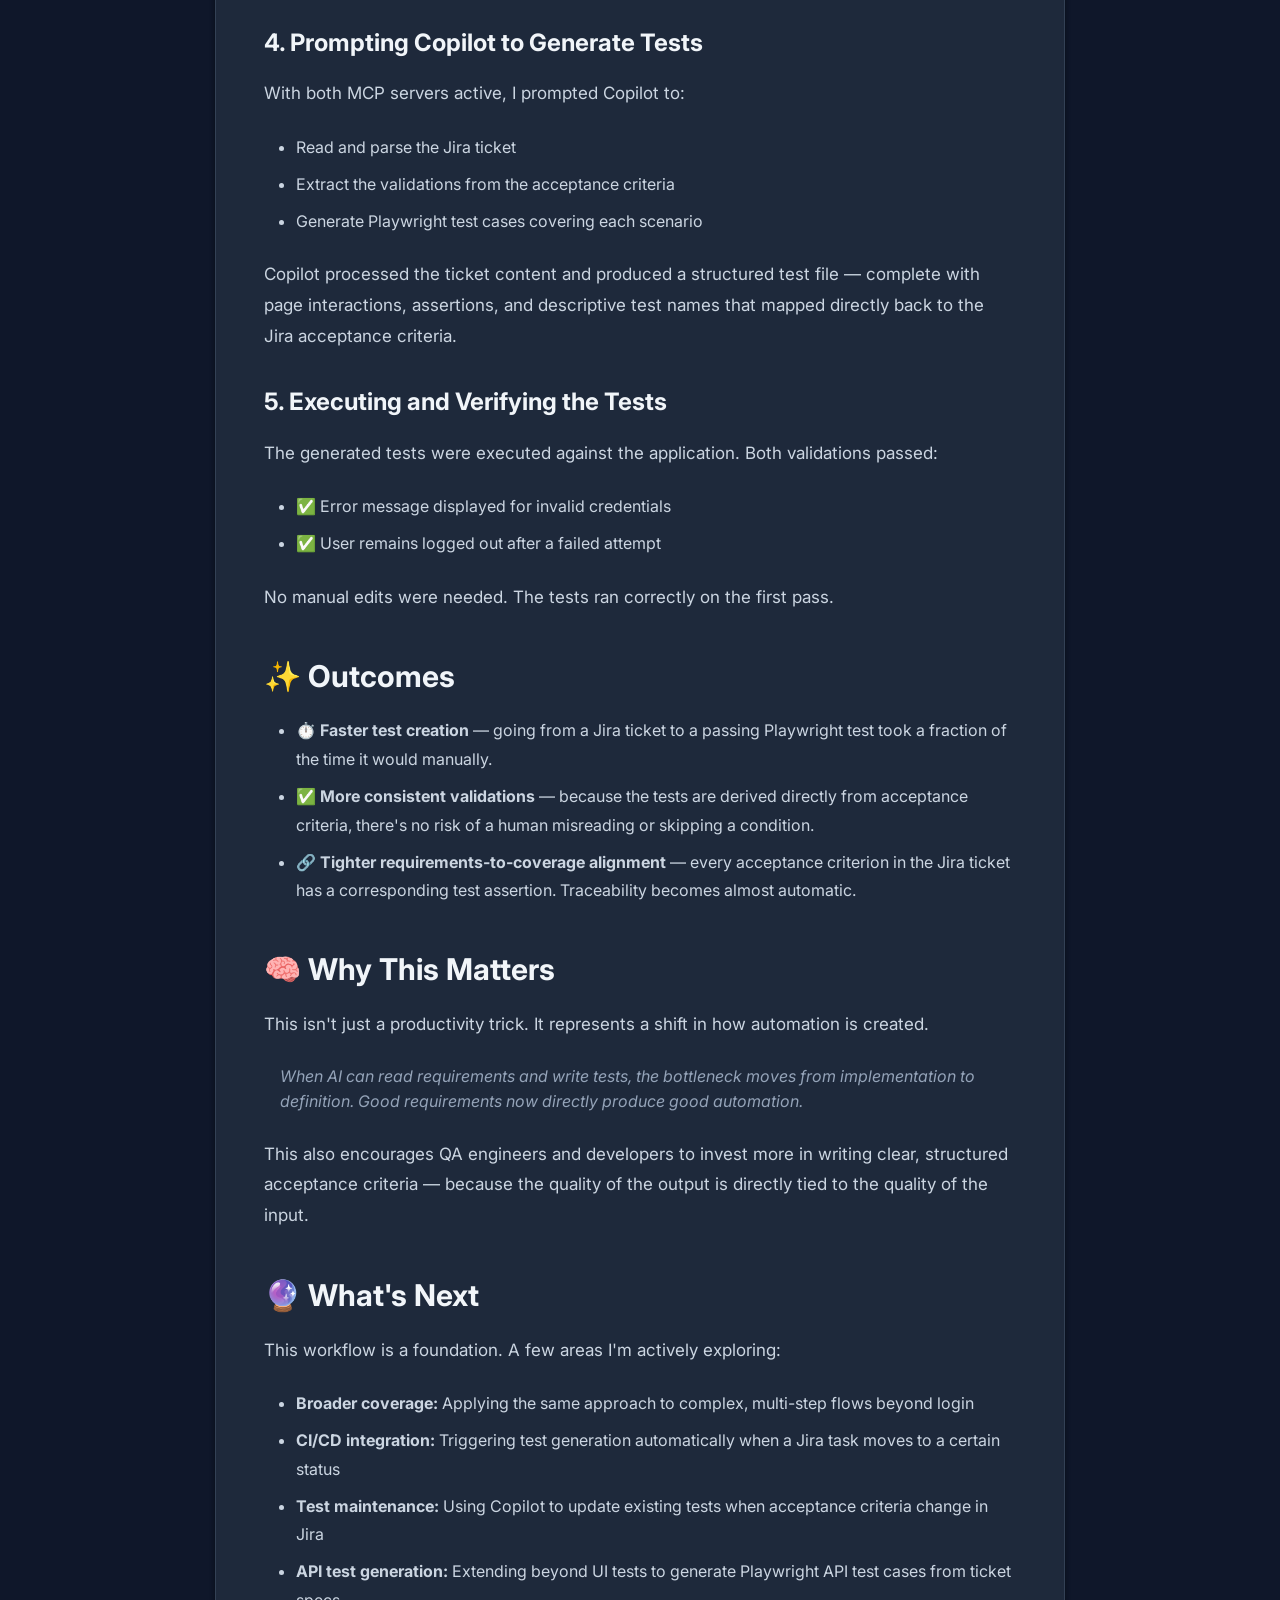
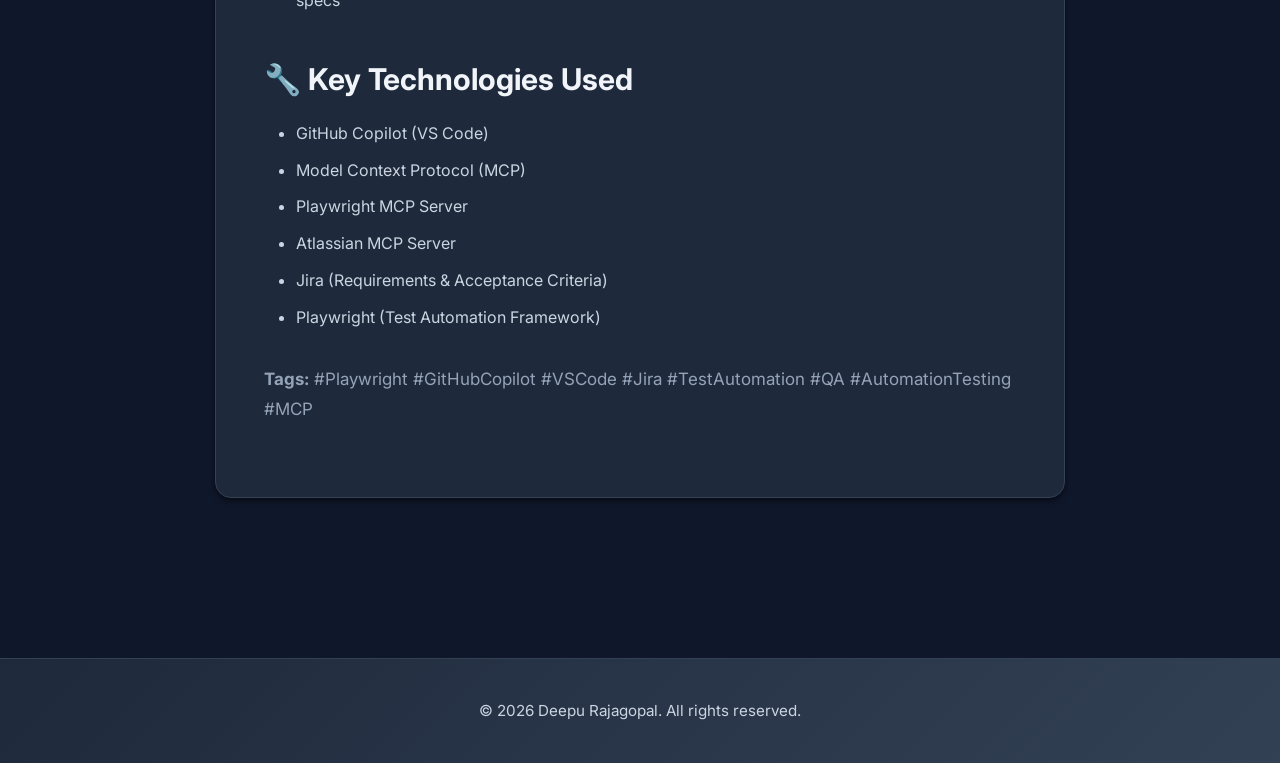
<file: article5.html>
<!DOCTYPE html>
<html lang="en">
<head>
    <meta charset="UTF-8">
    <meta name="viewport" content="width=device-width, initial-scale=1.0">
    <title>From Jira to Tests in Seconds: GitHub Copilot + MCP - Deepu Rajagopal</title>
    <link rel="preconnect" href="https://fonts.googleapis.com">
    <link rel="preconnect" href="https://fonts.gstatic.com" crossorigin>
    <link href="https://fonts.googleapis.com/css2?family=Inter:wght@400;500;600;700;800&display=swap" rel="stylesheet">
    <link rel="stylesheet" href="style.css">
</head>
<body>
    <!-- Navigation -->
    <header>
        <div class="nav-container">
            <h1><a href="index.html">Deepu Rajagopal</a></h1>
            <nav>
                <a href="index.html">Home</a>
                <a href="about.html">About</a>
                <a href="projects.html">Projects</a>
                <a href="articles.html" class="active">Articles</a>
            </nav>
        </div>
    </header>

    <!-- Article Content -->
    <div class="container">
        <a href="articles.html" class="back-link">Back to Articles</a>

        <div class="article-header">
            <h1 class="article-title">🚀 From Jira to Tests in Seconds: Automating Playwright Test Generation with GitHub Copilot & MCP</h1>
            <div class="card-meta" style="justify-content: center;">
                <span>📅 April 1, 2026</span>
                <span>• 5 min read</span>
            </div>
        </div>

        <div class="article-content">

            <p>
                One of the biggest pain points in test automation has always been the gap between requirements and implementation.
                A Jira ticket describes what needs to be validated. A test file contains what was actually automated.
                In between, there's a translation step — manual, error-prone, and often inconsistent.
            </p>
            <p>
                I recently built a workflow that closes this gap using <strong>GitHub Copilot in VS Code</strong>, the
                <strong>Atlassian MCP server</strong>, and the <strong>Playwright MCP server</strong>. The result:
                Playwright tests generated <em>directly from Jira requirements</em> — with no copy-pasting, no interpretation drift,
                and a dramatically faster feedback loop.
            </p>

            <h2>🔧 What I Built</h2>

            <h3>1. Setting Up the Playwright MCP Server</h3>
            <p>
                The first step was connecting Copilot to a live browser context via the
                <strong>Playwright MCP server</strong>. This gives Copilot the ability to reason about
                web interactions — page navigation, form inputs, assertions — and translate them directly into
                executable Playwright test code.
            </p>

            <h3>2. Integrating the Atlassian MCP Server</h3>
            <p>
                Next, I wired up the <strong>Atlassian MCP server</strong> to bring Jira context directly into VS Code.
                With this integration, Copilot can read ticket details — including the description, acceptance criteria,
                and validation rules — without me ever leaving the editor. The ticket becomes the source of truth for
                what tests need to cover.
            </p>

            <h3>3. Creating the Jira Task</h3>
            <p>
                I created a Jira task for the <strong>invalid login / invalid credentials flow</strong>. The ticket included:
            </p>
            <ul>
                <li>Clear requirements describing the expected behaviour</li>
                <li>Acceptance criteria specifying what must hold true after a failed login attempt</li>
                <li>Specific validations — error message displayed, user remains logged out</li>
            </ul>
            <p>
                Writing a well-structured ticket turned out to be a key part of the workflow.
                The richer the acceptance criteria, the more precise the generated tests.
            </p>

            <h3>4. Prompting Copilot to Generate Tests</h3>
            <p>
                With both MCP servers active, I prompted Copilot to:
            </p>
            <ul>
                <li>Read and parse the Jira ticket</li>
                <li>Extract the validations from the acceptance criteria</li>
                <li>Generate Playwright test cases covering each scenario</li>
            </ul>
            <p>
                Copilot processed the ticket content and produced a structured test file — complete with
                page interactions, assertions, and descriptive test names that mapped directly back to the
                Jira acceptance criteria.
            </p>

            <h3>5. Executing and Verifying the Tests</h3>
            <p>
                The generated tests were executed against the application. Both validations passed:
            </p>
            <ul>
                <li>✅ Error message displayed for invalid credentials</li>
                <li>✅ User remains logged out after a failed attempt</li>
            </ul>
            <p>No manual edits were needed. The tests ran correctly on the first pass.</p>

            <h2>✨ Outcomes</h2>

            <ul>
                <li>
                    <strong>⏱️ Faster test creation</strong> — going from a Jira ticket to a passing Playwright test
                    took a fraction of the time it would manually.
                </li>
                <li>
                    <strong>✅ More consistent validations</strong> — because the tests are derived directly from
                    acceptance criteria, there's no risk of a human misreading or skipping a condition.
                </li>
                <li>
                    <strong>🔗 Tighter requirements-to-coverage alignment</strong> — every acceptance criterion in
                    the Jira ticket has a corresponding test assertion. Traceability becomes almost automatic.
                </li>
            </ul>

            <h2>🧠 Why This Matters</h2>
            <p>
                This isn't just a productivity trick. It represents a shift in how automation is created.
            </p>
            <blockquote style="border-left: 4px solid var(--accent); padding-left: 1rem; margin: 1.5rem 0; font-style: italic; color: var(--text-muted);">
                When AI can read requirements and write tests, the bottleneck moves from implementation to definition.
                Good requirements now directly produce good automation.
            </blockquote>
            <p>
                This also encourages QA engineers and developers to invest more in writing clear, structured
                acceptance criteria — because the quality of the output is directly tied to the quality of the input.
            </p>

            <h2>🔮 What's Next</h2>
            <p>This workflow is a foundation. A few areas I'm actively exploring:</p>
            <ul>
                <li><strong>Broader coverage:</strong> Applying the same approach to complex, multi-step flows beyond login</li>
                <li><strong>CI/CD integration:</strong> Triggering test generation automatically when a Jira task moves to a certain status</li>
                <li><strong>Test maintenance:</strong> Using Copilot to update existing tests when acceptance criteria change in Jira</li>
                <li><strong>API test generation:</strong> Extending beyond UI tests to generate Playwright API test cases from ticket specs</li>
            </ul>

            <h2>🔧 Key Technologies Used</h2>
            <ul>
                <li>GitHub Copilot (VS Code)</li>
                <li>Model Context Protocol (MCP)</li>
                <li>Playwright MCP Server</li>
                <li>Atlassian MCP Server</li>
                <li>Jira (Requirements &amp; Acceptance Criteria)</li>
                <li>Playwright (Test Automation Framework)</li>
            </ul>

            <p style="margin-top:2rem; color: var(--text-muted);">
                <strong>Tags:</strong> #Playwright #GitHubCopilot #VSCode #Jira #TestAutomation #QA #AutomationTesting #MCP
            </p>
        </div>
    </div>

    <!-- Footer -->
    <footer>
        <p>© 2026 Deepu Rajagopal. All rights reserved.</p>
    </footer>
</body>
</html>
</file>
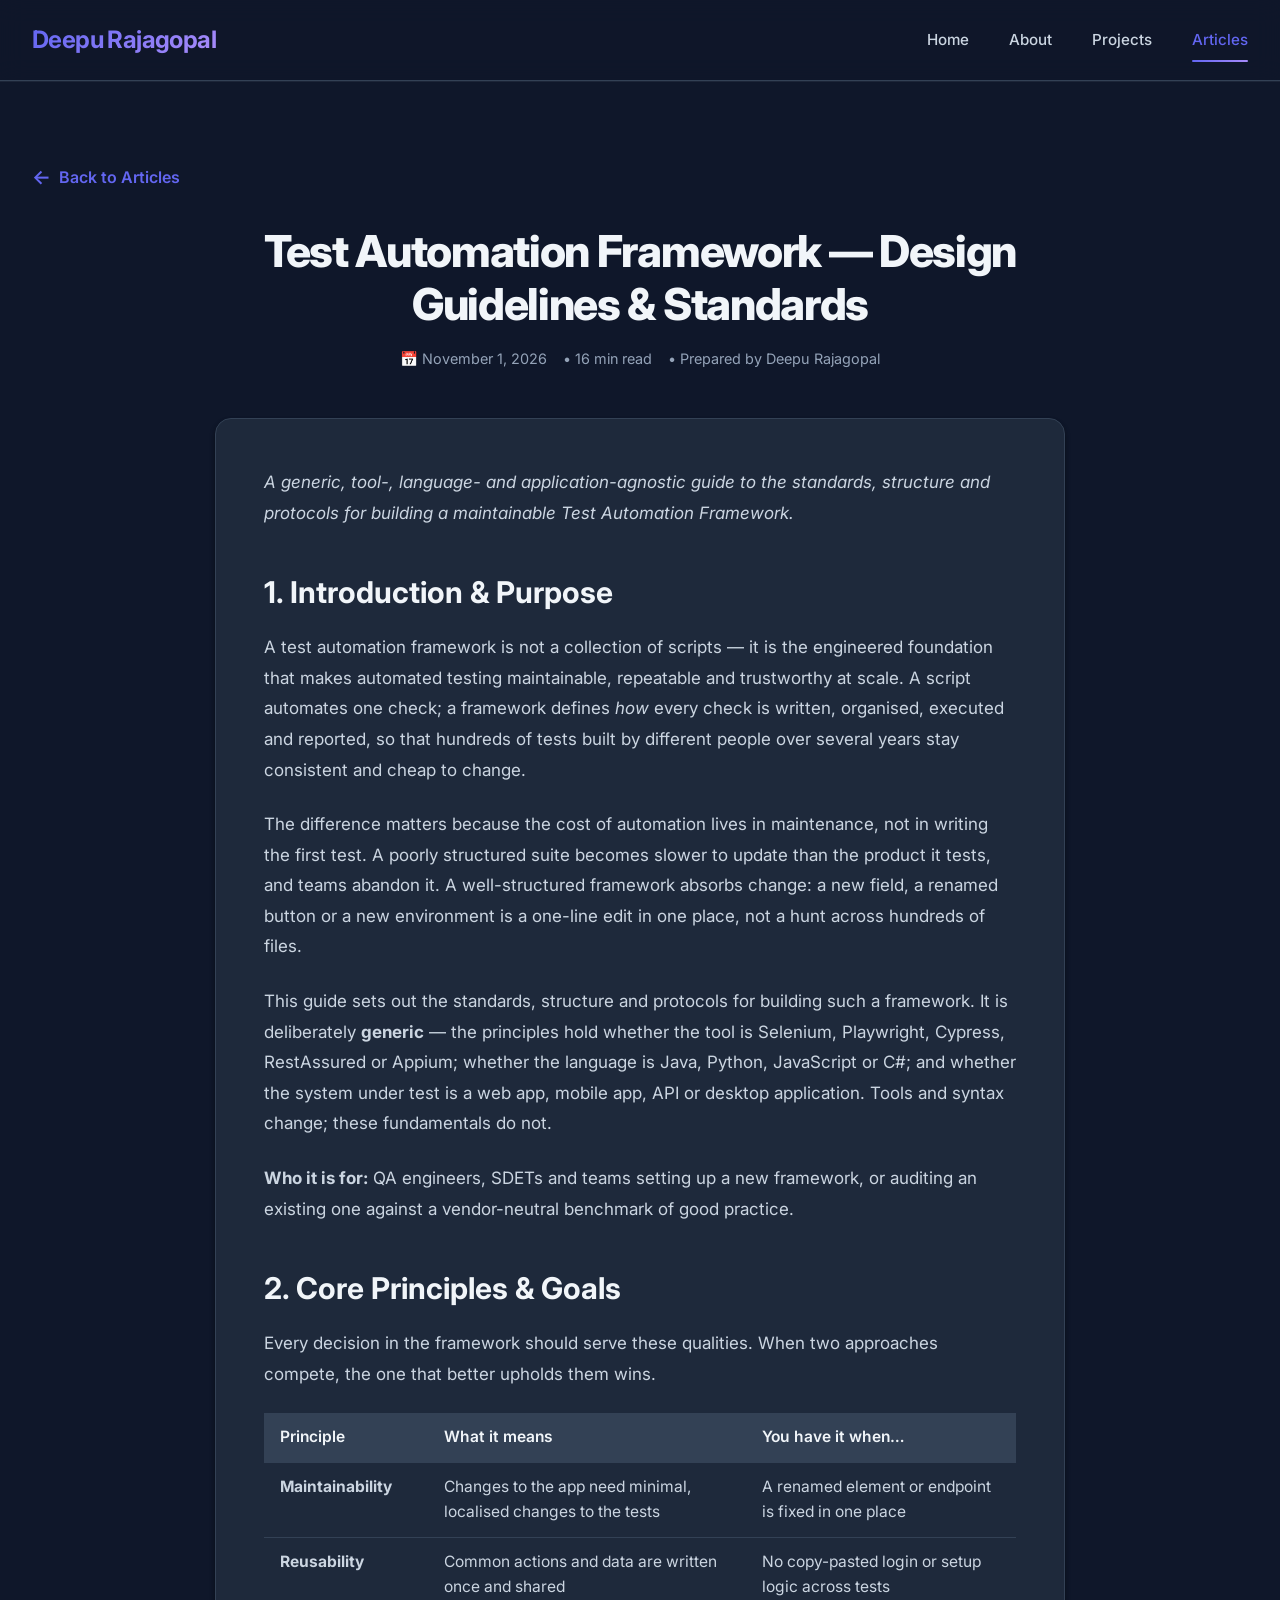
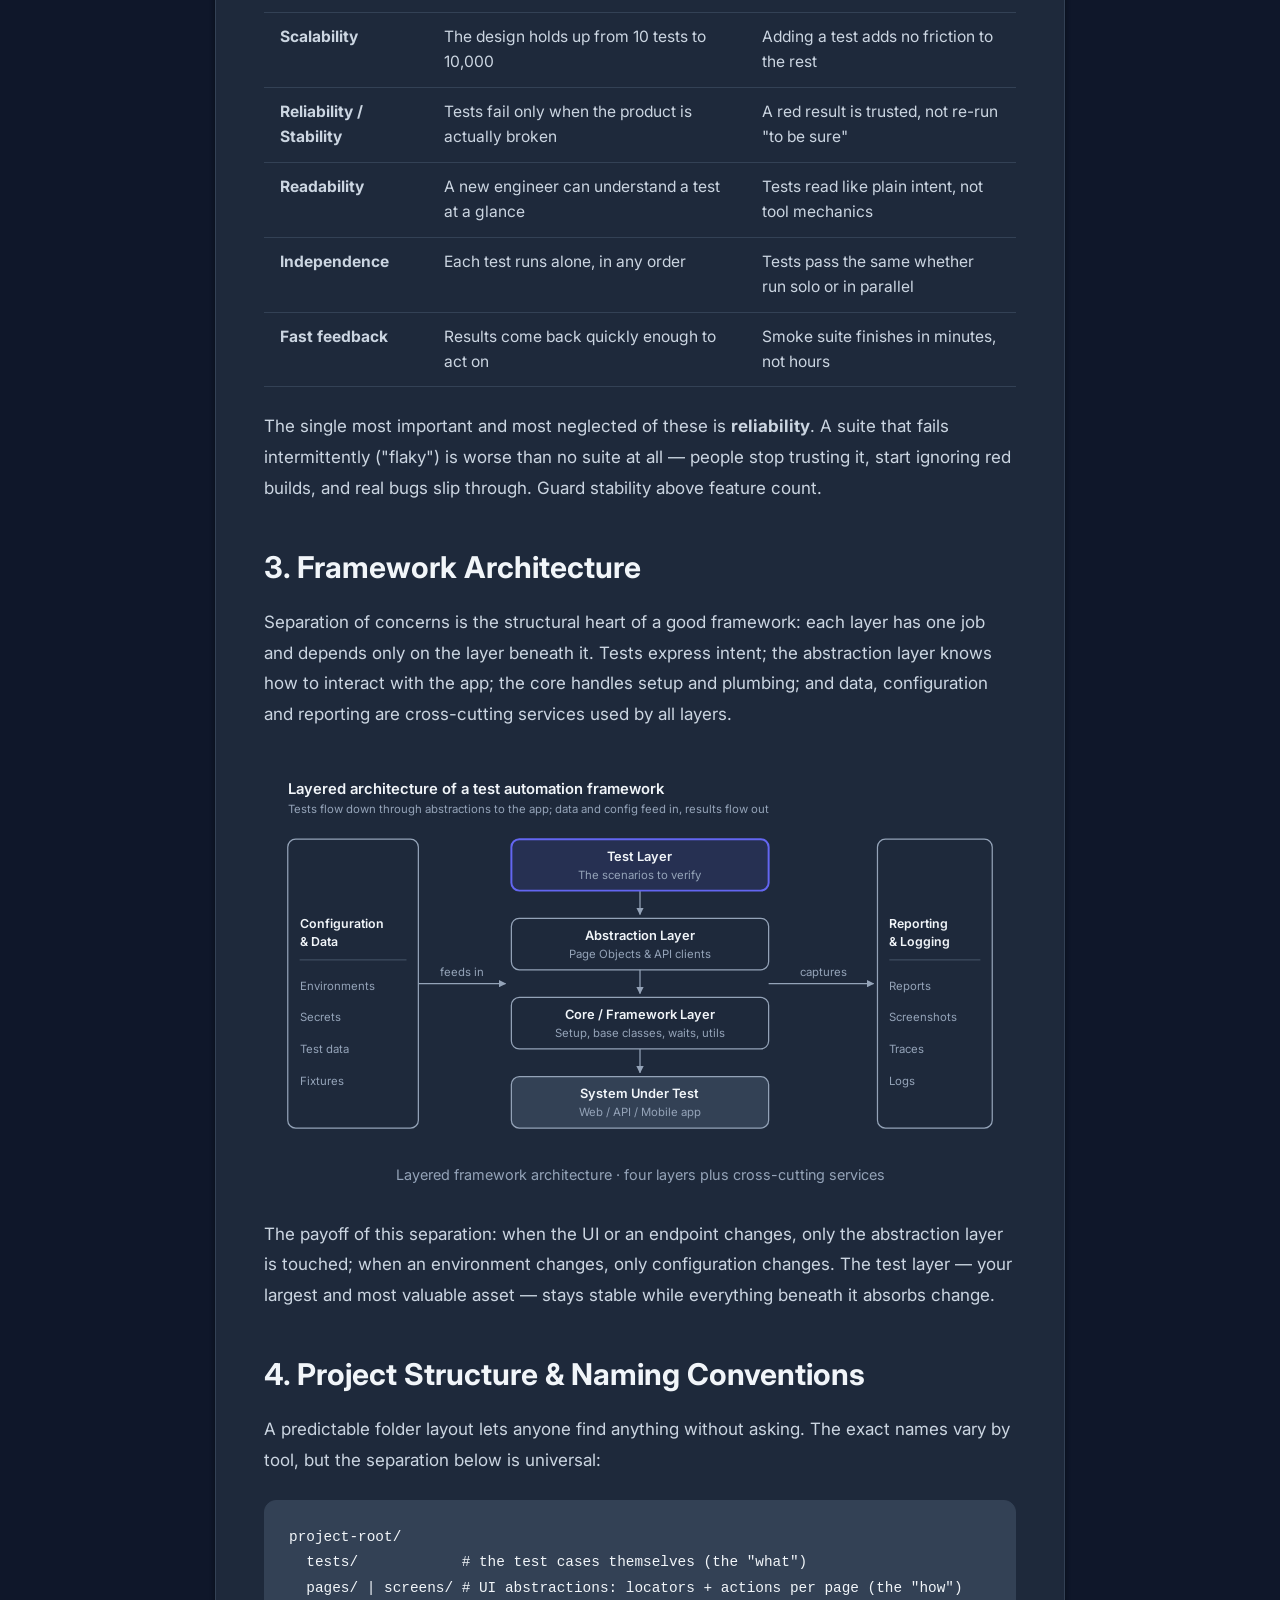
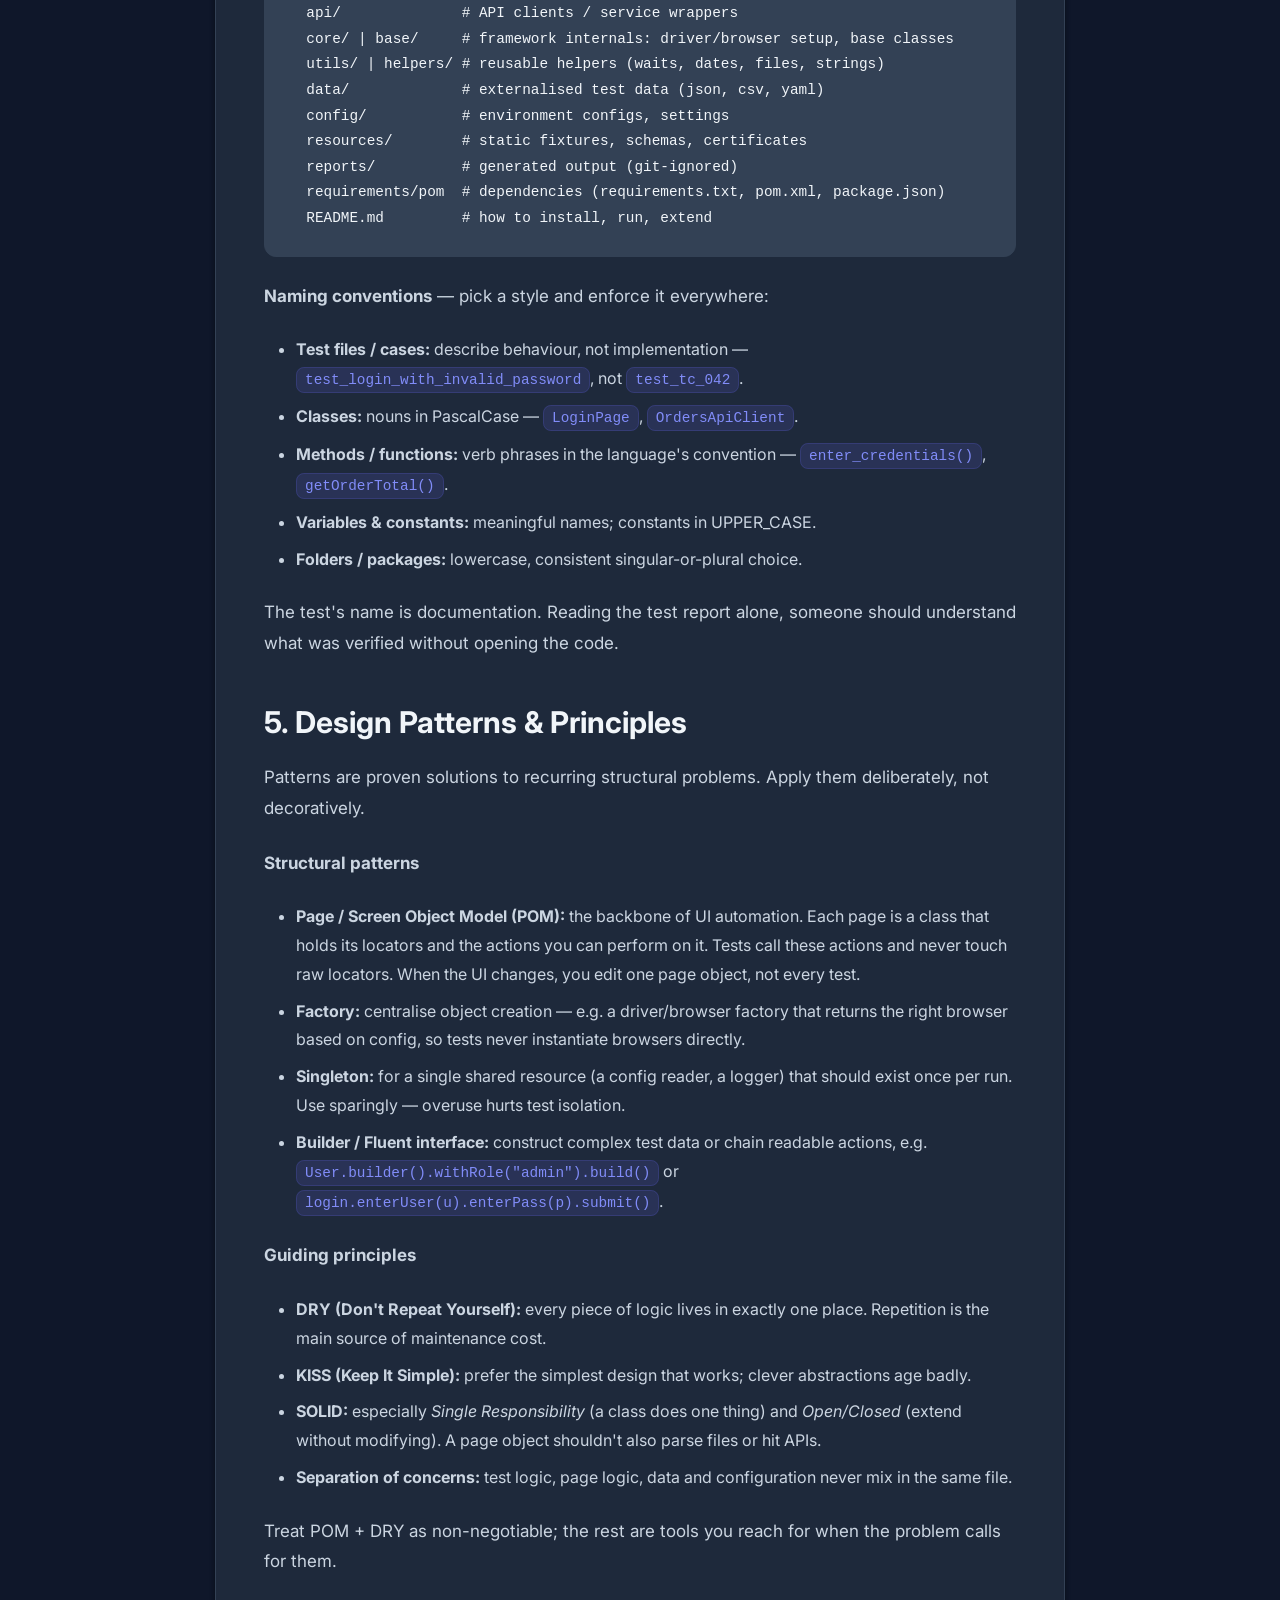
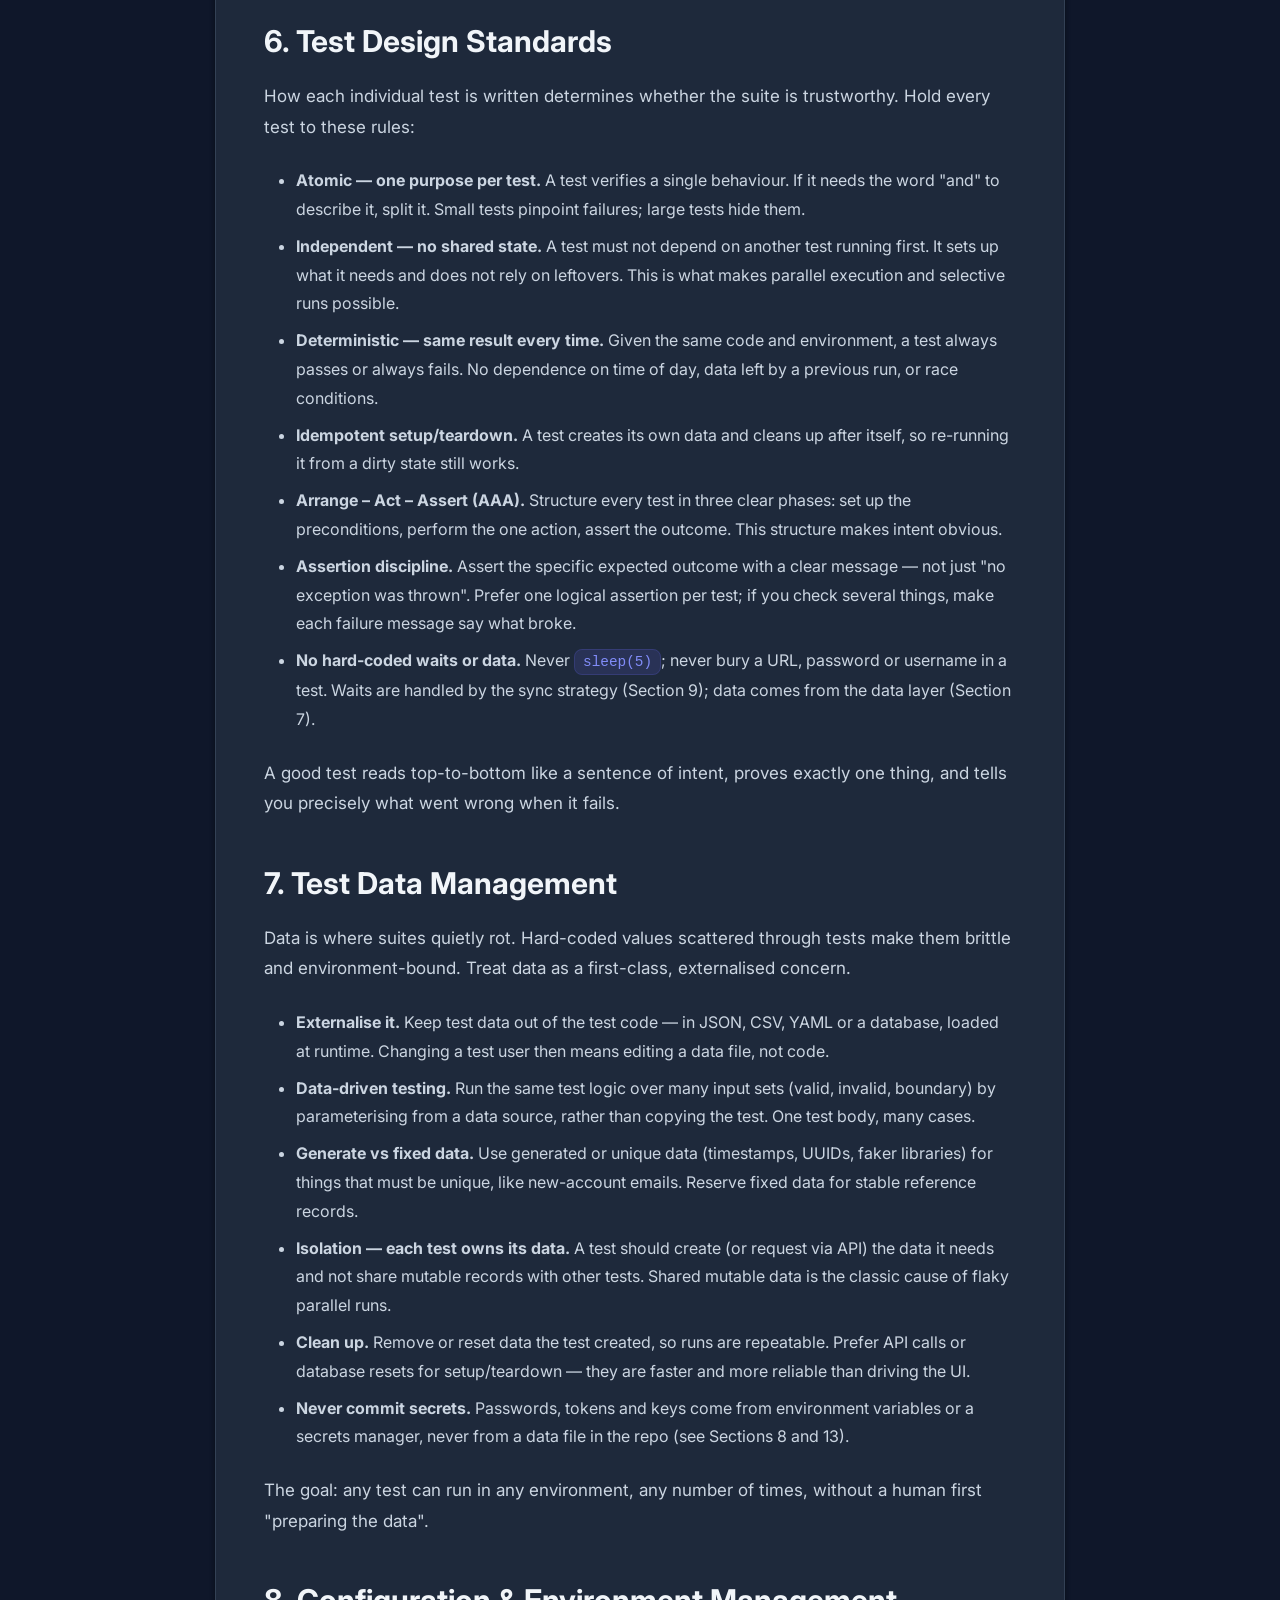
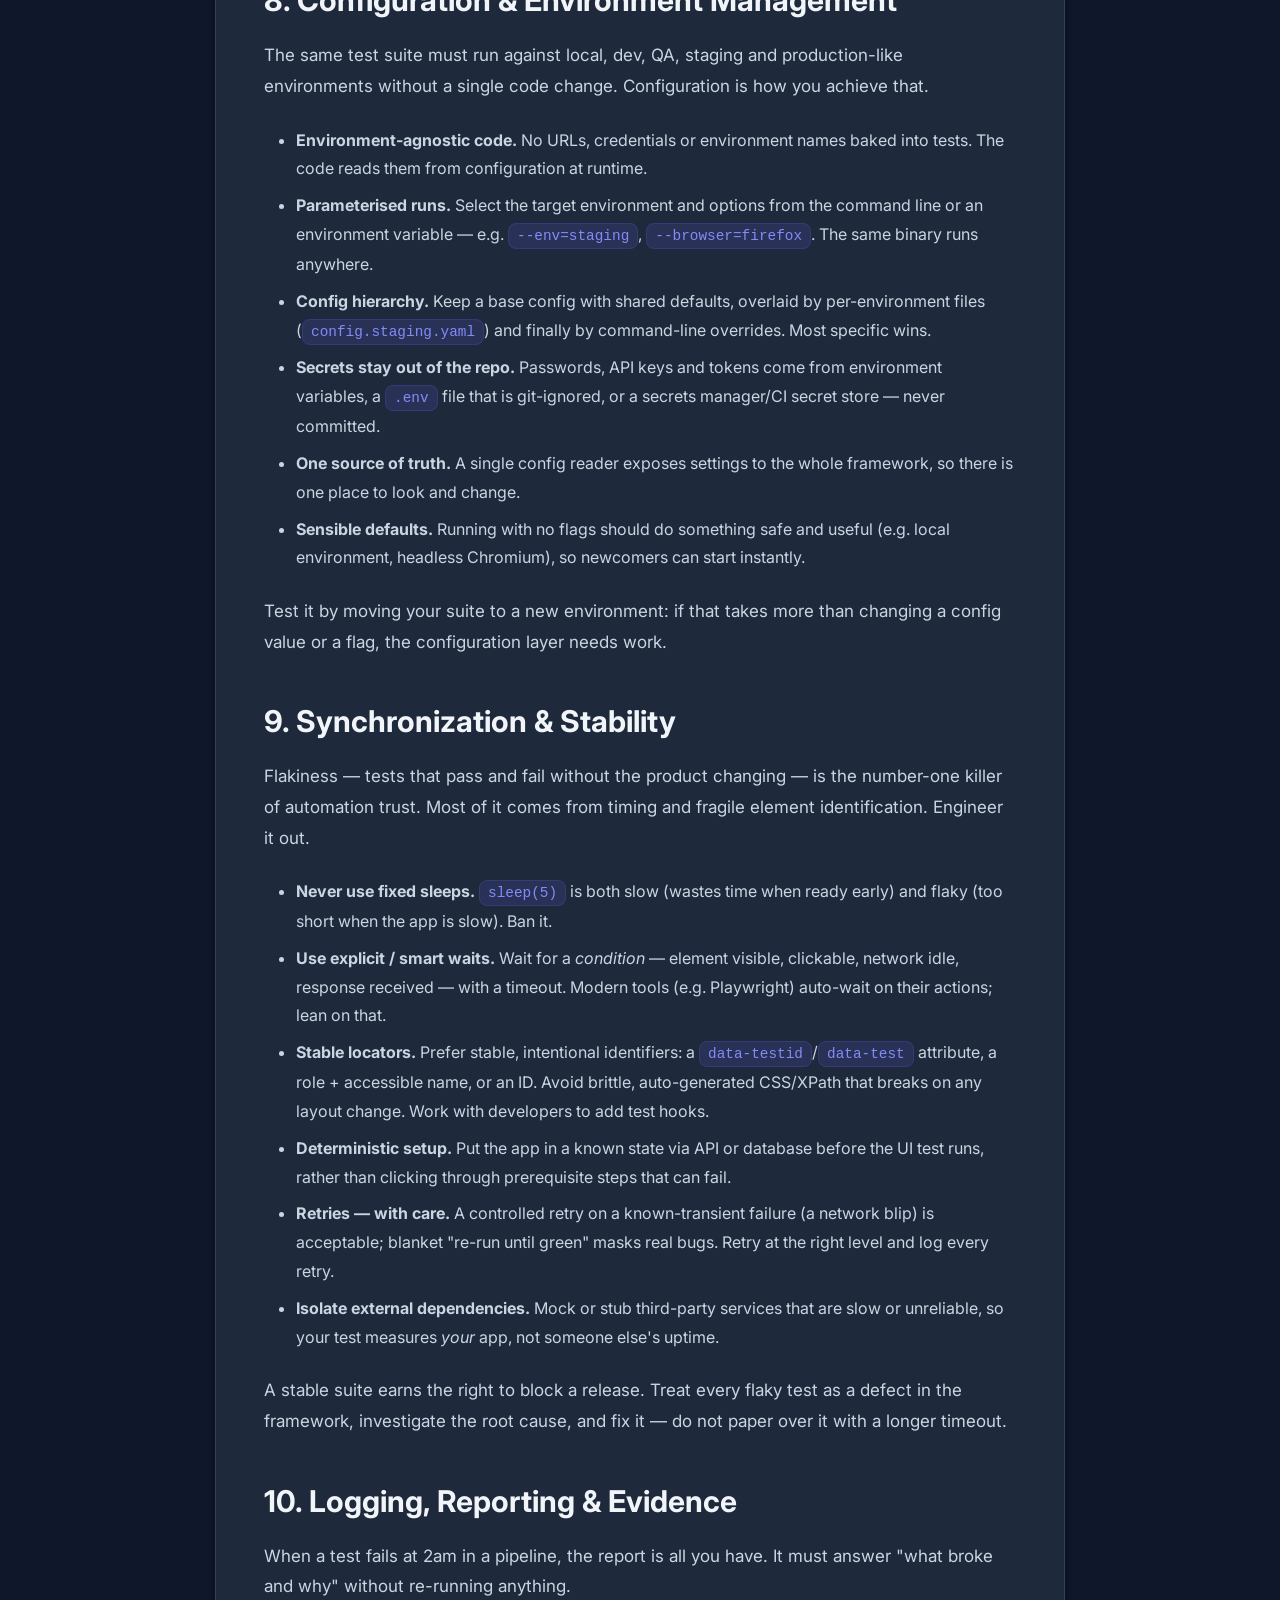
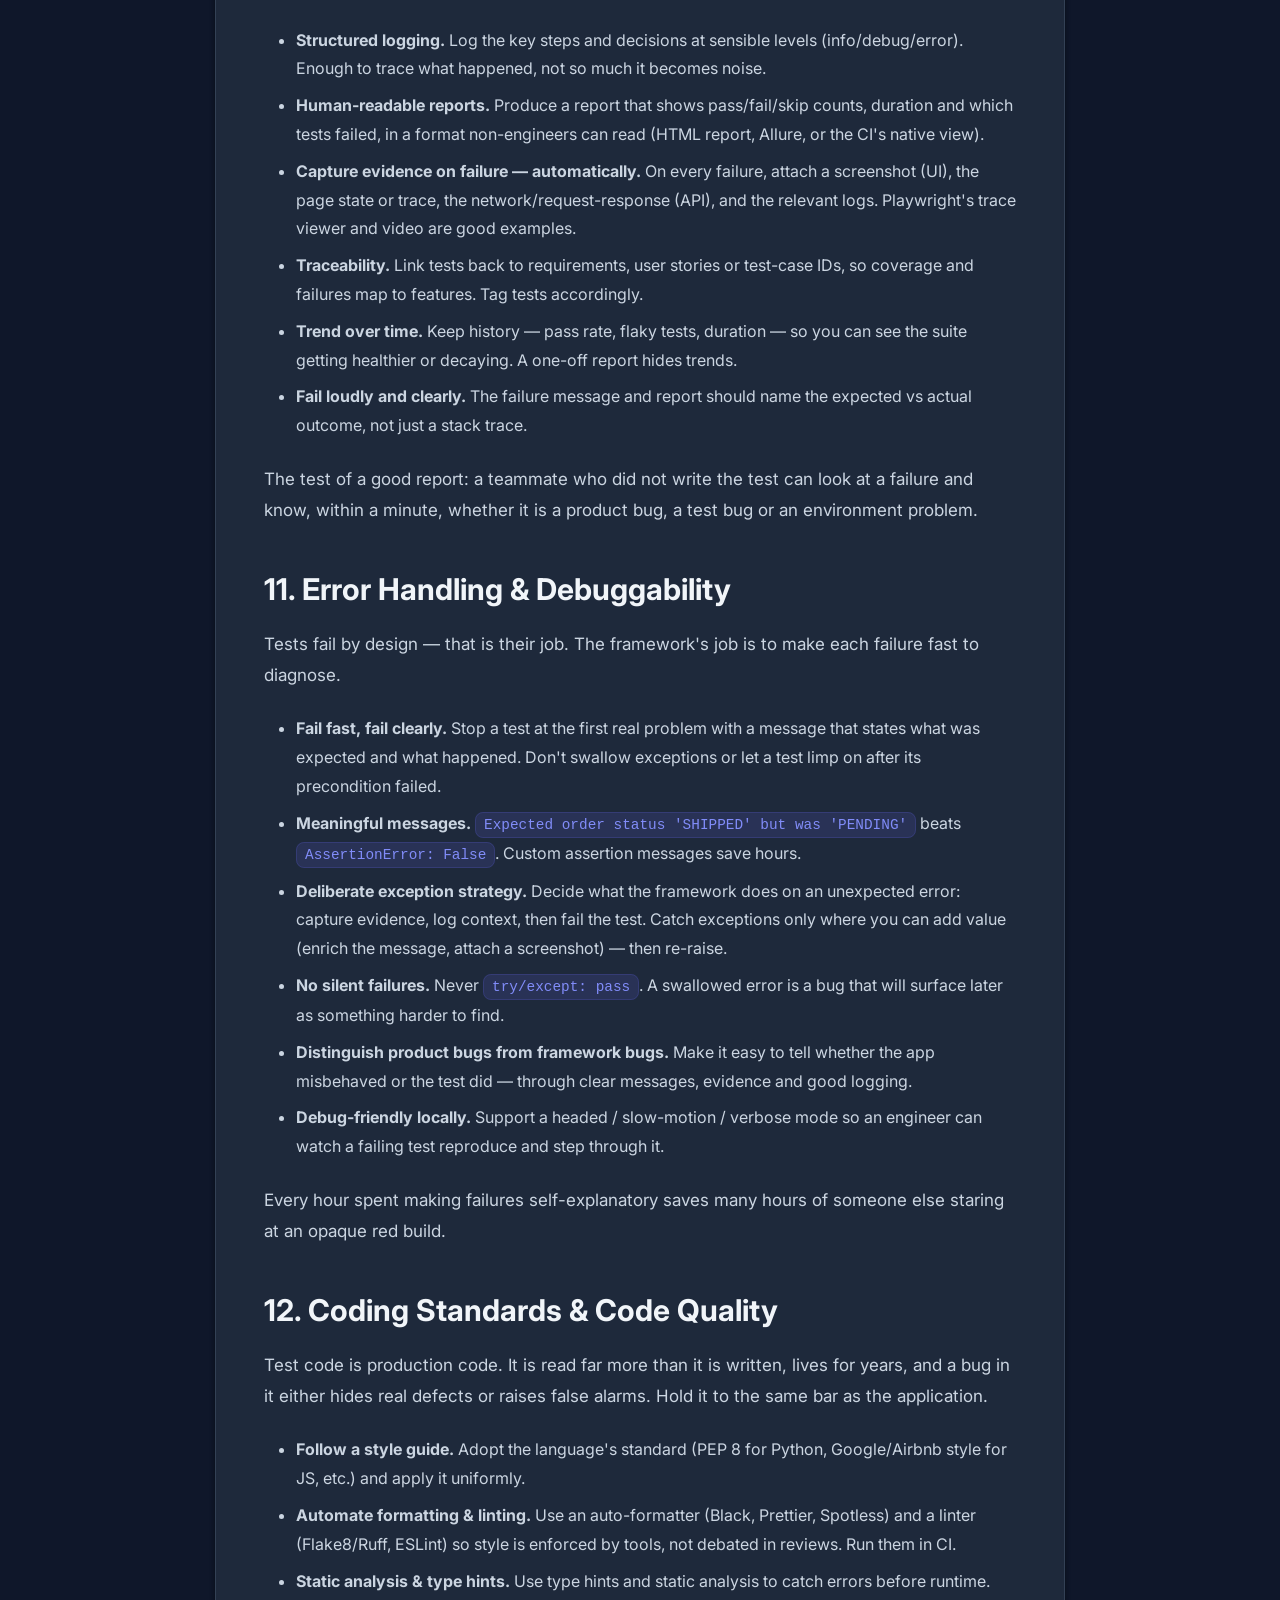
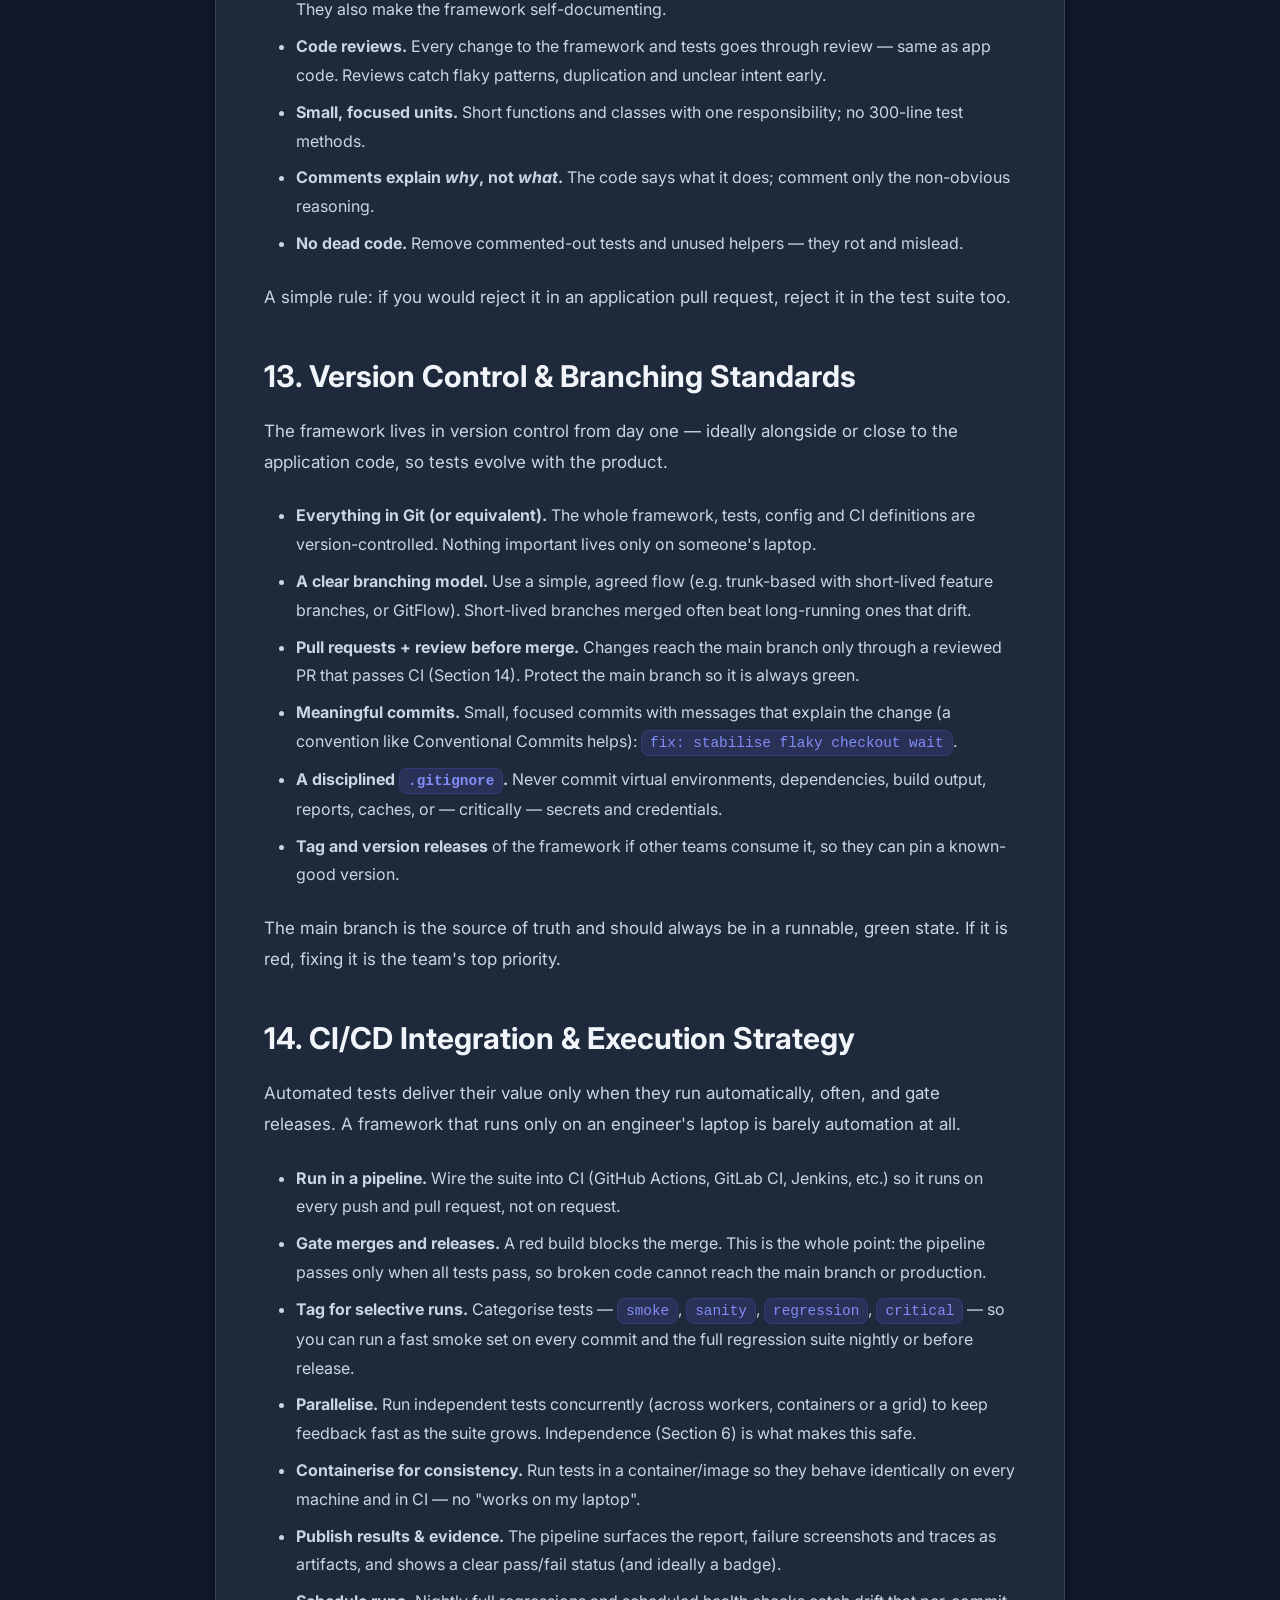
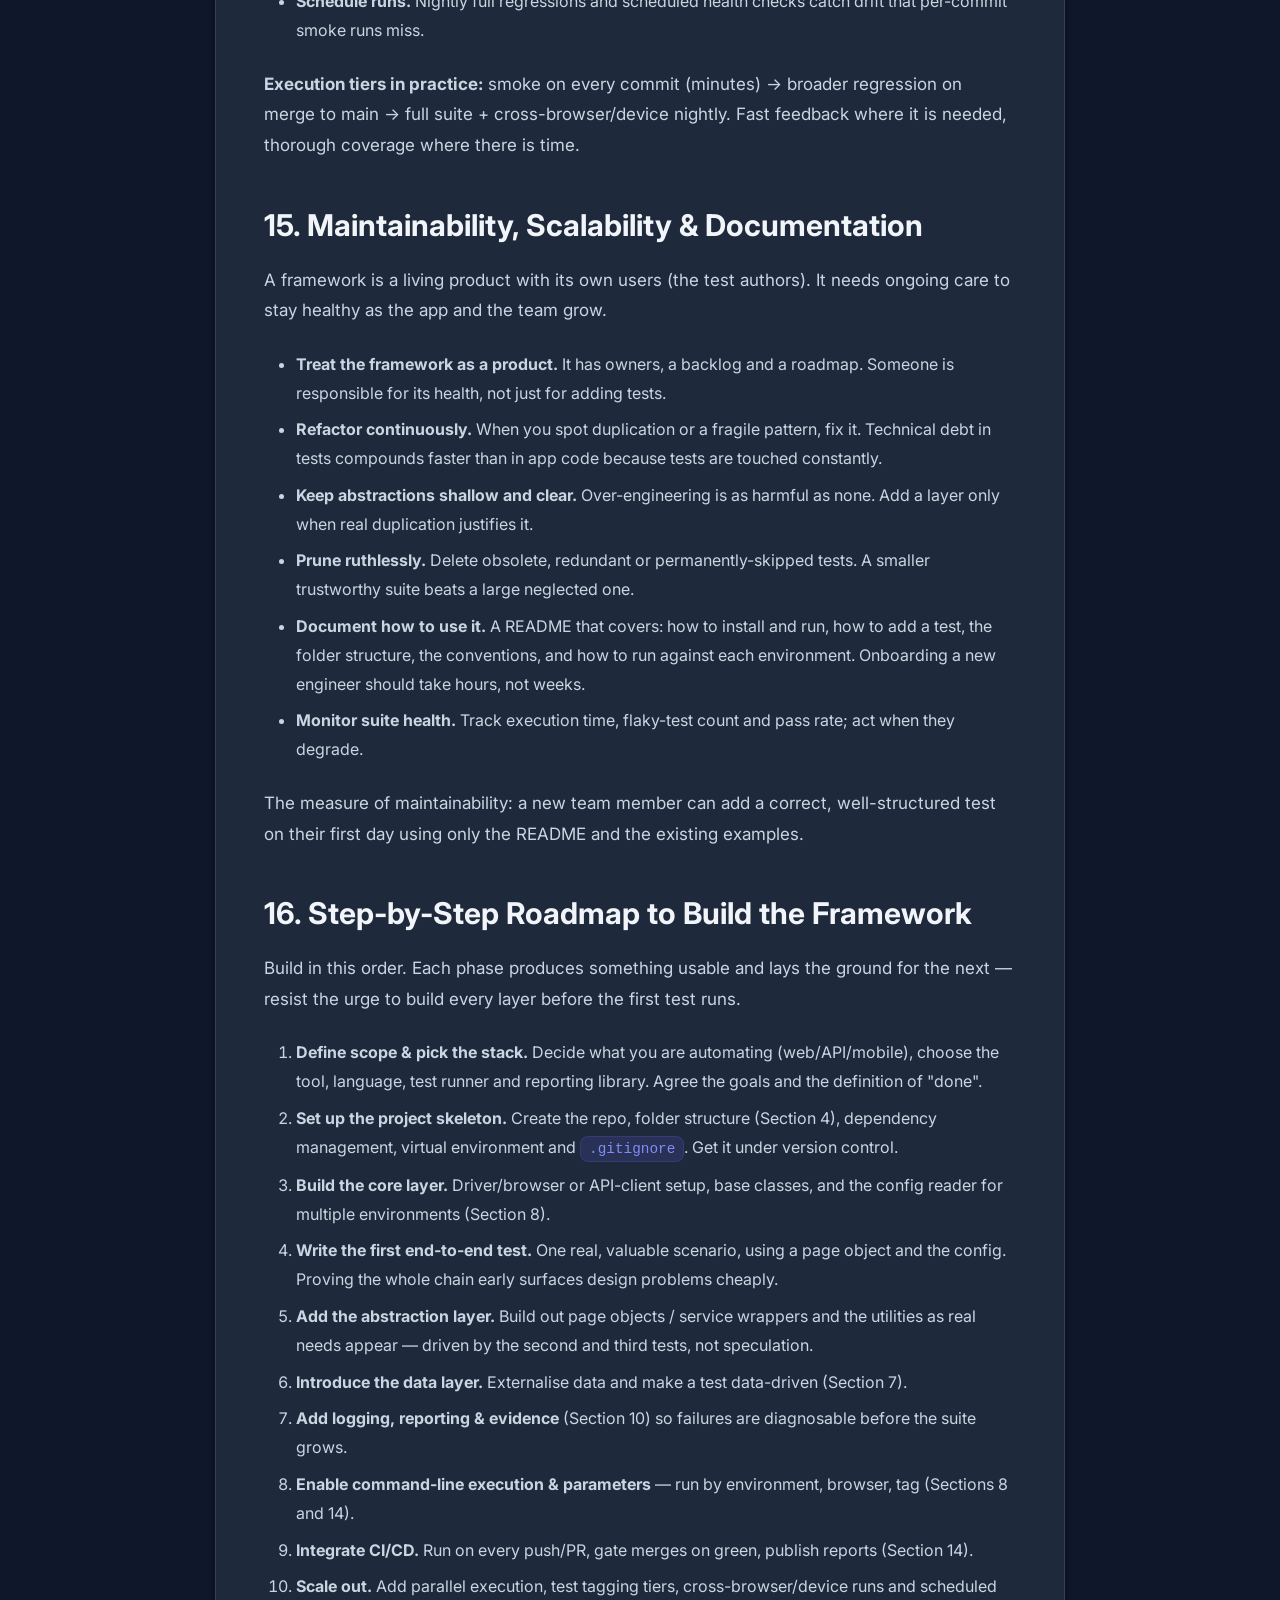
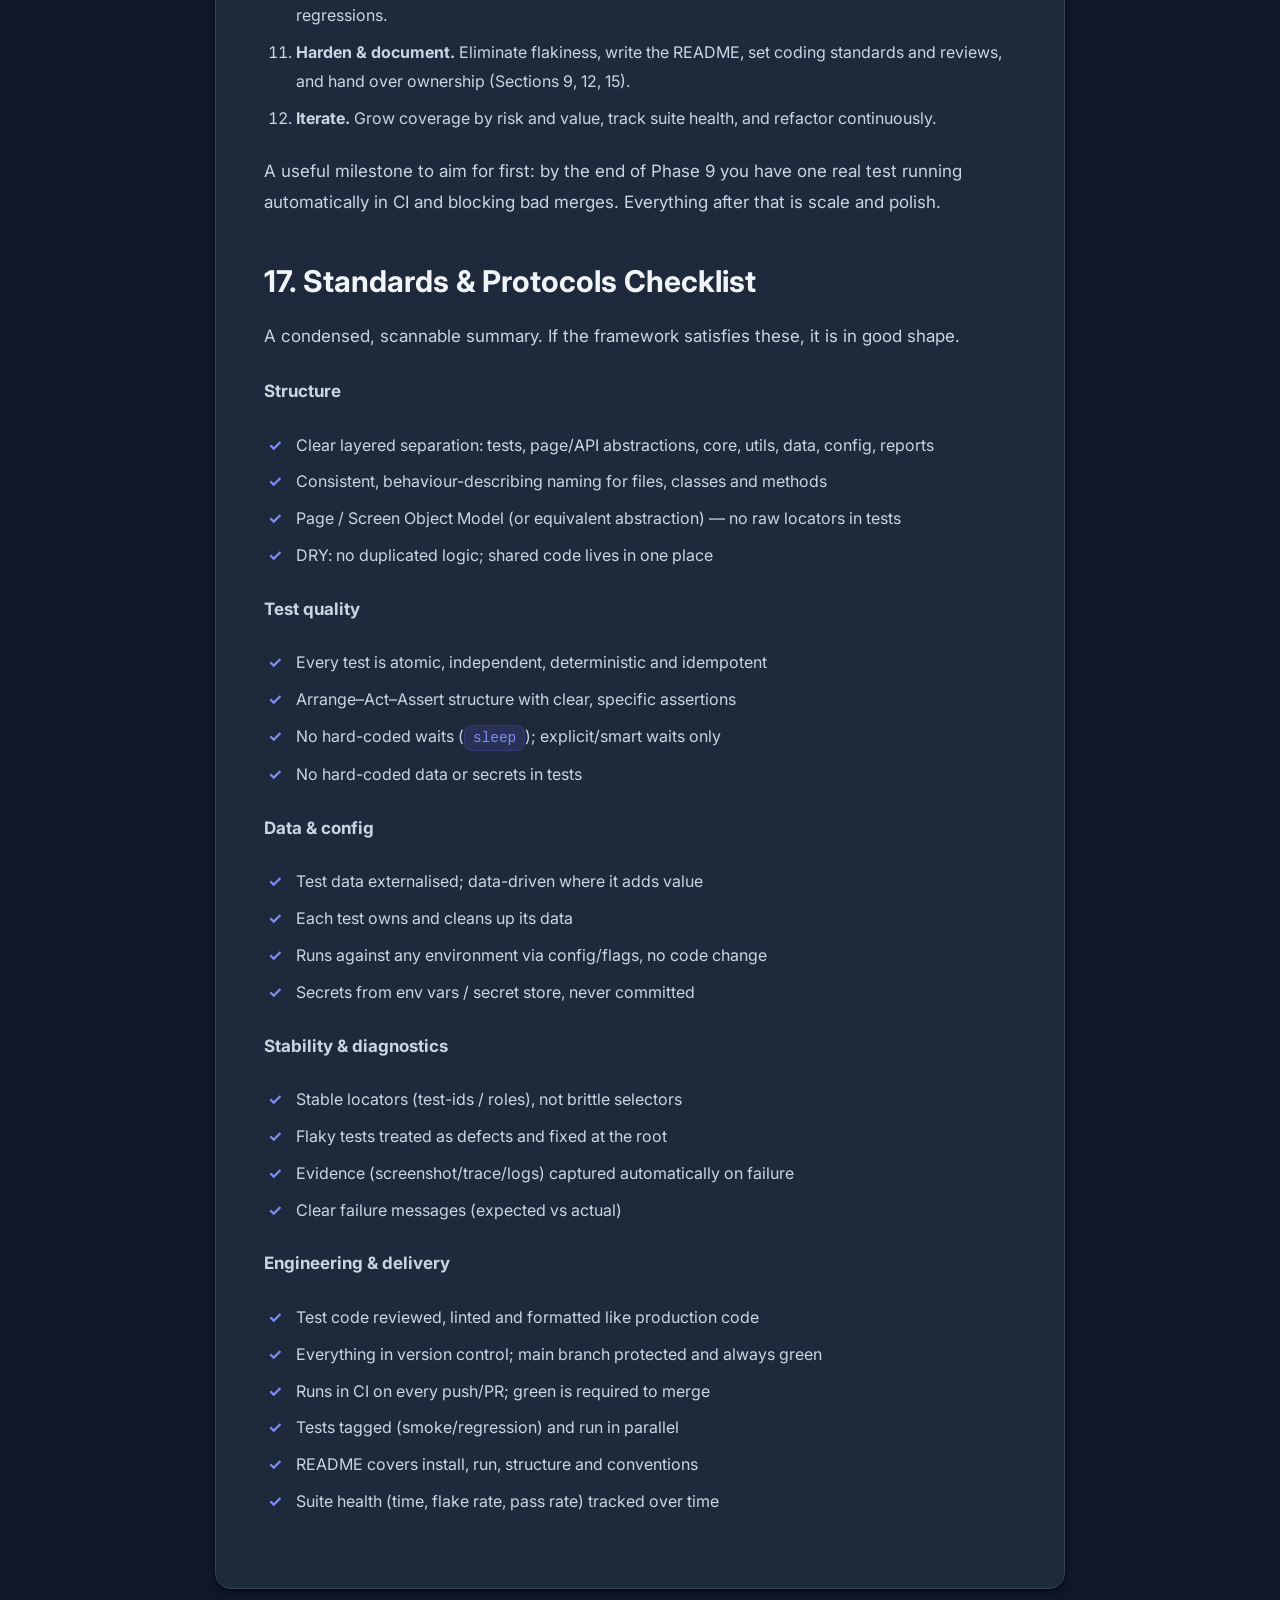
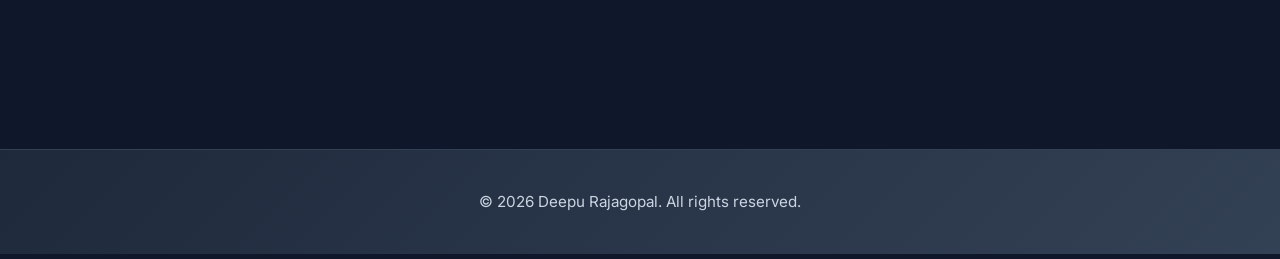
<file: article6.html>
<!DOCTYPE html>
<html lang="en">
<head>
    <meta charset="UTF-8">
    <meta name="viewport" content="width=device-width, initial-scale=1.0">
    <title>Test Automation Framework — Design Guidelines &amp; Standards - Deepu Rajagopal</title>
    <link rel="preconnect" href="https://fonts.googleapis.com">
    <link rel="preconnect" href="https://fonts.gstatic.com" crossorigin>
    <link href="https://fonts.googleapis.com/css2?family=Inter:wght@400;500;600;700;800&display=swap" rel="stylesheet">
    <link rel="stylesheet" href="style.css">
</head>
<body>
    <!-- Navigation -->
    <header>
        <div class="nav-container">
            <h1><a href="index.html">Deepu Rajagopal</a></h1>
            <nav>
                <a href="index.html">Home</a>
                <a href="about.html">About</a>
                <a href="projects.html">Projects</a>
                <a href="articles.html" class="active">Articles</a>
            </nav>
        </div>
    </header>

    <!-- Article Content -->
    <div class="container">
        <a href="articles.html" class="back-link">Back to Articles</a>

        <div class="article-header">
            <h1 class="article-title">Test Automation Framework — Design Guidelines &amp; Standards</h1>
            <div class="card-meta" style="justify-content: center; flex-wrap: wrap;">
                <span>📅 November 1, 2026</span>
                <span>• 16 min read</span>
                <span>• Prepared by Deepu Rajagopal</span>
            </div>
        </div>

        <div class="article-content">

            <p><em>A generic, tool-, language- and application-agnostic guide to the standards, structure and protocols for building a maintainable Test Automation Framework.</em></p>

            <h2>1. Introduction &amp; Purpose</h2>

            <p>A test automation framework is not a collection of scripts — it is the engineered foundation that makes automated testing maintainable, repeatable and trustworthy at scale. A script automates one check; a framework defines <em>how</em> every check is written, organised, executed and reported, so that hundreds of tests built by different people over several years stay consistent and cheap to change.</p>

            <p>The difference matters because the cost of automation lives in maintenance, not in writing the first test. A poorly structured suite becomes slower to update than the product it tests, and teams abandon it. A well-structured framework absorbs change: a new field, a renamed button or a new environment is a one-line edit in one place, not a hunt across hundreds of files.</p>

            <p>This guide sets out the standards, structure and protocols for building such a framework. It is deliberately <strong>generic</strong> — the principles hold whether the tool is Selenium, Playwright, Cypress, RestAssured or Appium; whether the language is Java, Python, JavaScript or C#; and whether the system under test is a web app, mobile app, API or desktop application. Tools and syntax change; these fundamentals do not.</p>

            <p><strong>Who it is for:</strong> QA engineers, SDETs and teams setting up a new framework, or auditing an existing one against a vendor-neutral benchmark of good practice.</p>

            <h2>2. Core Principles &amp; Goals</h2>

            <p>Every decision in the framework should serve these qualities. When two approaches compete, the one that better upholds them wins.</p>

            <div class="table-wrap">
                <table>
                <thead>
                    <tr><th>Principle</th><th>What it means</th><th>You have it when…</th></tr>
                </thead>
                <tbody>
                    <tr><td><strong>Maintainability</strong></td><td>Changes to the app need minimal, localised changes to the tests</td><td>A renamed element or endpoint is fixed in one place</td></tr>
                    <tr><td><strong>Reusability</strong></td><td>Common actions and data are written once and shared</td><td>No copy-pasted login or setup logic across tests</td></tr>
                    <tr><td><strong>Scalability</strong></td><td>The design holds up from 10 tests to 10,000</td><td>Adding a test adds no friction to the rest</td></tr>
                    <tr><td><strong>Reliability / Stability</strong></td><td>Tests fail only when the product is actually broken</td><td>A red result is trusted, not re-run "to be sure"</td></tr>
                    <tr><td><strong>Readability</strong></td><td>A new engineer can understand a test at a glance</td><td>Tests read like plain intent, not tool mechanics</td></tr>
                    <tr><td><strong>Independence</strong></td><td>Each test runs alone, in any order</td><td>Tests pass the same whether run solo or in parallel</td></tr>
                    <tr><td><strong>Fast feedback</strong></td><td>Results come back quickly enough to act on</td><td>Smoke suite finishes in minutes, not hours</td></tr>
                </tbody>
                </table>
            </div>

            <p>The single most important and most neglected of these is <strong>reliability</strong>. A suite that fails intermittently ("flaky") is worse than no suite at all — people stop trusting it, start ignoring red builds, and real bugs slip through. Guard stability above feature count.</p>

            <h2>3. Framework Architecture</h2>

            <p>Separation of concerns is the structural heart of a good framework: each layer has one job and depends only on the layer beneath it. Tests express intent; the abstraction layer knows how to interact with the app; the core handles setup and plumbing; and data, configuration and reporting are cross-cutting services used by all layers.</p>

            <figure class="article-figure">
                <div class="figure-scroll">
<svg viewBox="0 0 760 394" role="img" aria-label="Layered architecture of a test automation framework" font-size="13">
    <defs><marker id="arch-arrow" viewBox="0 0 10 10" refX="9" refY="5" markerWidth="6" markerHeight="6" orient="auto-start-reverse"><path d="M0 0L10 5L0 10z" fill="var(--text-muted)"/></marker></defs>
    <text x="24" y="32" font-size="15" font-weight="600" fill="var(--text-primary)">Layered architecture of a test automation framework</text>
    <text x="24" y="52" font-size="11.5" fill="var(--text-muted)">Tests flow down through abstractions to the app; data and config feed in, results flow out</text>
    <g fill="none" stroke="var(--text-muted)" stroke-width="1.25">
        <path d="M380 130V154" marker-end="url(#arch-arrow)"/>
        <path d="M380 210V234" marker-end="url(#arch-arrow)"/>
        <path d="M380 290V314" marker-end="url(#arch-arrow)"/>
        <path d="M156 224H244" marker-end="url(#arch-arrow)"/>
        <path d="M510 224H616" marker-end="url(#arch-arrow)"/>
    </g>
    <g>
        <rect x="250" y="78" width="260" height="52" rx="8" fill="var(--primary-color)" fill-opacity="0.12" stroke="var(--primary-color)" stroke-width="2"/>
        <text x="380" y="100" text-anchor="middle" font-weight="600" fill="var(--text-primary)">Test Layer</text>
        <text x="380" y="118" text-anchor="middle" font-size="11.5" fill="var(--text-muted)">The scenarios to verify</text>
    </g>
    <g>
        <rect x="250" y="158" width="260" height="52" rx="8" fill="none" stroke="var(--text-muted)" stroke-width="1.25"/>
        <text x="380" y="180" text-anchor="middle" font-weight="600" fill="var(--text-primary)">Abstraction Layer</text>
        <text x="380" y="198" text-anchor="middle" font-size="11.5" fill="var(--text-muted)">Page Objects &amp; API clients</text>
    </g>
    <g>
        <rect x="250" y="238" width="260" height="52" rx="8" fill="none" stroke="var(--text-muted)" stroke-width="1.25"/>
        <text x="380" y="260" text-anchor="middle" font-weight="600" fill="var(--text-primary)">Core / Framework Layer</text>
        <text x="380" y="278" text-anchor="middle" font-size="11.5" fill="var(--text-muted)">Setup, base classes, waits, utils</text>
    </g>
    <g>
        <rect x="250" y="318" width="260" height="52" rx="8" fill="var(--bg-tertiary)" stroke="var(--text-muted)" stroke-width="1.25"/>
        <text x="380" y="340" text-anchor="middle" font-weight="600" fill="var(--text-primary)">System Under Test</text>
        <text x="380" y="358" text-anchor="middle" font-size="11.5" fill="var(--text-muted)">Web / API / Mobile app</text>
    </g>
    <g>
        <rect x="24" y="78" width="132" height="292" rx="8" fill="none" stroke="var(--text-muted)" stroke-width="1.25"/>
        <text x="36" y="168" font-size="12.5" font-weight="600" fill="var(--text-primary)">Configuration</text>
        <text x="36" y="186" font-size="12.5" font-weight="600" fill="var(--text-primary)">&amp; Data</text>
        <line x1="36" y1="200" x2="144" y2="200" stroke="var(--border-light)"/>
        <text x="36" y="230" font-size="11.5" fill="var(--text-muted)">Environments</text>
        <text x="36" y="262" font-size="11.5" fill="var(--text-muted)">Secrets</text>
        <text x="36" y="294" font-size="11.5" fill="var(--text-muted)">Test data</text>
        <text x="36" y="326" font-size="11.5" fill="var(--text-muted)">Fixtures</text>
    </g>
    <g>
        <rect x="620" y="78" width="116" height="292" rx="8" fill="none" stroke="var(--text-muted)" stroke-width="1.25"/>
        <text x="632" y="168" font-size="12.5" font-weight="600" fill="var(--text-primary)">Reporting</text>
        <text x="632" y="186" font-size="12.5" font-weight="600" fill="var(--text-primary)">&amp; Logging</text>
        <line x1="632" y1="200" x2="724" y2="200" stroke="var(--border-light)"/>
        <text x="632" y="230" font-size="11.5" fill="var(--text-muted)">Reports</text>
        <text x="632" y="262" font-size="11.5" fill="var(--text-muted)">Screenshots</text>
        <text x="632" y="294" font-size="11.5" fill="var(--text-muted)">Traces</text>
        <text x="632" y="326" font-size="11.5" fill="var(--text-muted)">Logs</text>
    </g>
    <text x="200" y="216" text-anchor="middle" font-size="11.5" fill="var(--text-muted)">feeds in</text>
    <text x="565" y="216" text-anchor="middle" font-size="11.5" fill="var(--text-muted)">captures</text>
</svg>
                </div>
                <figcaption>Layered framework architecture · four layers plus cross-cutting services</figcaption>
            </figure>

            <p>The payoff of this separation: when the UI or an endpoint changes, only the abstraction layer is touched; when an environment changes, only configuration changes. The test layer — your largest and most valuable asset — stays stable while everything beneath it absorbs change.</p>

            <h2>4. Project Structure &amp; Naming Conventions</h2>

            <p>A predictable folder layout lets anyone find anything without asking. The exact names vary by tool, but the separation below is universal:</p>

            <pre><code>project-root/
  tests/            # the test cases themselves (the "what")
  pages/ | screens/ # UI abstractions: locators + actions per page (the "how")
  api/              # API clients / service wrappers
  core/ | base/     # framework internals: driver/browser setup, base classes
  utils/ | helpers/ # reusable helpers (waits, dates, files, strings)
  data/             # externalised test data (json, csv, yaml)
  config/           # environment configs, settings
  resources/        # static fixtures, schemas, certificates
  reports/          # generated output (git-ignored)
  requirements/pom  # dependencies (requirements.txt, pom.xml, package.json)
  README.md         # how to install, run, extend</code></pre>

            <p><strong>Naming conventions</strong> — pick a style and enforce it everywhere:</p>

            <ul>
                <li><strong>Test files / cases:</strong> describe behaviour, not implementation — <code>test_login_with_invalid_password</code>, not <code>test_tc_042</code>.</li>
                <li><strong>Classes:</strong> nouns in PascalCase — <code>LoginPage</code>, <code>OrdersApiClient</code>.</li>
                <li><strong>Methods / functions:</strong> verb phrases in the language's convention — <code>enter_credentials()</code>, <code>getOrderTotal()</code>.</li>
                <li><strong>Variables &amp; constants:</strong> meaningful names; constants in UPPER_CASE.</li>
                <li><strong>Folders / packages:</strong> lowercase, consistent singular-or-plural choice.</li>
            </ul>

            <p>The test's name is documentation. Reading the test report alone, someone should understand what was verified without opening the code.</p>

            <h2>5. Design Patterns &amp; Principles</h2>

            <p>Patterns are proven solutions to recurring structural problems. Apply them deliberately, not decoratively.</p>

            <p><strong>Structural patterns</strong></p>

            <ul>
                <li><strong>Page / Screen Object Model (POM):</strong> the backbone of UI automation. Each page is a class that holds its locators and the actions you can perform on it. Tests call these actions and never touch raw locators. When the UI changes, you edit one page object, not every test.</li>
                <li><strong>Factory:</strong> centralise object creation — e.g. a driver/browser factory that returns the right browser based on config, so tests never instantiate browsers directly.</li>
                <li><strong>Singleton:</strong> for a single shared resource (a config reader, a logger) that should exist once per run. Use sparingly — overuse hurts test isolation.</li>
                <li><strong>Builder / Fluent interface:</strong> construct complex test data or chain readable actions, e.g. <code>User.builder().withRole("admin").build()</code> or <code>login.enterUser(u).enterPass(p).submit()</code>.</li>
            </ul>

            <p><strong>Guiding principles</strong></p>

            <ul>
                <li><strong>DRY (Don't Repeat Yourself):</strong> every piece of logic lives in exactly one place. Repetition is the main source of maintenance cost.</li>
                <li><strong>KISS (Keep It Simple):</strong> prefer the simplest design that works; clever abstractions age badly.</li>
                <li><strong>SOLID:</strong> especially <em>Single Responsibility</em> (a class does one thing) and <em>Open/Closed</em> (extend without modifying). A page object shouldn't also parse files or hit APIs.</li>
                <li><strong>Separation of concerns:</strong> test logic, page logic, data and configuration never mix in the same file.</li>
            </ul>

            <p>Treat POM + DRY as non-negotiable; the rest are tools you reach for when the problem calls for them.</p>

            <h2>6. Test Design Standards</h2>

            <p>How each individual test is written determines whether the suite is trustworthy. Hold every test to these rules:</p>

            <ul>
                <li><strong>Atomic — one purpose per test.</strong> A test verifies a single behaviour. If it needs the word "and" to describe it, split it. Small tests pinpoint failures; large tests hide them.</li>
                <li><strong>Independent — no shared state.</strong> A test must not depend on another test running first. It sets up what it needs and does not rely on leftovers. This is what makes parallel execution and selective runs possible.</li>
                <li><strong>Deterministic — same result every time.</strong> Given the same code and environment, a test always passes or always fails. No dependence on time of day, data left by a previous run, or race conditions.</li>
                <li><strong>Idempotent setup/teardown.</strong> A test creates its own data and cleans up after itself, so re-running it from a dirty state still works.</li>
                <li><strong>Arrange – Act – Assert (AAA).</strong> Structure every test in three clear phases: set up the preconditions, perform the one action, assert the outcome. This structure makes intent obvious.</li>
                <li><strong>Assertion discipline.</strong> Assert the specific expected outcome with a clear message — not just "no exception was thrown". Prefer one logical assertion per test; if you check several things, make each failure message say what broke.</li>
                <li><strong>No hard-coded waits or data.</strong> Never <code>sleep(5)</code>; never bury a URL, password or username in a test. Waits are handled by the sync strategy (Section 9); data comes from the data layer (Section 7).</li>
            </ul>

            <p>A good test reads top-to-bottom like a sentence of intent, proves exactly one thing, and tells you precisely what went wrong when it fails.</p>

            <h2>7. Test Data Management</h2>

            <p>Data is where suites quietly rot. Hard-coded values scattered through tests make them brittle and environment-bound. Treat data as a first-class, externalised concern.</p>

            <ul>
                <li><strong>Externalise it.</strong> Keep test data out of the test code — in JSON, CSV, YAML or a database, loaded at runtime. Changing a test user then means editing a data file, not code.</li>
                <li><strong>Data-driven testing.</strong> Run the same test logic over many input sets (valid, invalid, boundary) by parameterising from a data source, rather than copying the test. One test body, many cases.</li>
                <li><strong>Generate vs fixed data.</strong> Use generated or unique data (timestamps, UUIDs, faker libraries) for things that must be unique, like new-account emails. Reserve fixed data for stable reference records.</li>
                <li><strong>Isolation — each test owns its data.</strong> A test should create (or request via API) the data it needs and not share mutable records with other tests. Shared mutable data is the classic cause of flaky parallel runs.</li>
                <li><strong>Clean up.</strong> Remove or reset data the test created, so runs are repeatable. Prefer API calls or database resets for setup/teardown — they are faster and more reliable than driving the UI.</li>
                <li><strong>Never commit secrets.</strong> Passwords, tokens and keys come from environment variables or a secrets manager, never from a data file in the repo (see Sections 8 and 13).</li>
            </ul>

            <p>The goal: any test can run in any environment, any number of times, without a human first "preparing the data".</p>

            <h2>8. Configuration &amp; Environment Management</h2>

            <p>The same test suite must run against local, dev, QA, staging and production-like environments without a single code change. Configuration is how you achieve that.</p>

            <ul>
                <li><strong>Environment-agnostic code.</strong> No URLs, credentials or environment names baked into tests. The code reads them from configuration at runtime.</li>
                <li><strong>Parameterised runs.</strong> Select the target environment and options from the command line or an environment variable — e.g. <code>--env=staging</code>, <code>--browser=firefox</code>. The same binary runs anywhere.</li>
                <li><strong>Config hierarchy.</strong> Keep a base config with shared defaults, overlaid by per-environment files (<code>config.staging.yaml</code>) and finally by command-line overrides. Most specific wins.</li>
                <li><strong>Secrets stay out of the repo.</strong> Passwords, API keys and tokens come from environment variables, a <code>.env</code> file that is git-ignored, or a secrets manager/CI secret store — never committed.</li>
                <li><strong>One source of truth.</strong> A single config reader exposes settings to the whole framework, so there is one place to look and change.</li>
                <li><strong>Sensible defaults.</strong> Running with no flags should do something safe and useful (e.g. local environment, headless Chromium), so newcomers can start instantly.</li>
            </ul>

            <p>Test it by moving your suite to a new environment: if that takes more than changing a config value or a flag, the configuration layer needs work.</p>

            <h2>9. Synchronization &amp; Stability</h2>

            <p>Flakiness — tests that pass and fail without the product changing — is the number-one killer of automation trust. Most of it comes from timing and fragile element identification. Engineer it out.</p>

            <ul>
                <li><strong>Never use fixed sleeps.</strong> <code>sleep(5)</code> is both slow (wastes time when ready early) and flaky (too short when the app is slow). Ban it.</li>
                <li><strong>Use explicit / smart waits.</strong> Wait for a <em>condition</em> — element visible, clickable, network idle, response received — with a timeout. Modern tools (e.g. Playwright) auto-wait on their actions; lean on that.</li>
                <li><strong>Stable locators.</strong> Prefer stable, intentional identifiers: a <code>data-testid</code>/<code>data-test</code> attribute, a role + accessible name, or an ID. Avoid brittle, auto-generated CSS/XPath that breaks on any layout change. Work with developers to add test hooks.</li>
                <li><strong>Deterministic setup.</strong> Put the app in a known state via API or database before the UI test runs, rather than clicking through prerequisite steps that can fail.</li>
                <li><strong>Retries — with care.</strong> A controlled retry on a known-transient failure (a network blip) is acceptable; blanket "re-run until green" masks real bugs. Retry at the right level and log every retry.</li>
                <li><strong>Isolate external dependencies.</strong> Mock or stub third-party services that are slow or unreliable, so your test measures <em>your</em> app, not someone else's uptime.</li>
            </ul>

            <p>A stable suite earns the right to block a release. Treat every flaky test as a defect in the framework, investigate the root cause, and fix it — do not paper over it with a longer timeout.</p>

            <h2>10. Logging, Reporting &amp; Evidence</h2>

            <p>When a test fails at 2am in a pipeline, the report is all you have. It must answer "what broke and why" without re-running anything.</p>

            <ul>
                <li><strong>Structured logging.</strong> Log the key steps and decisions at sensible levels (info/debug/error). Enough to trace what happened, not so much it becomes noise.</li>
                <li><strong>Human-readable reports.</strong> Produce a report that shows pass/fail/skip counts, duration and which tests failed, in a format non-engineers can read (HTML report, Allure, or the CI's native view).</li>
                <li><strong>Capture evidence on failure — automatically.</strong> On every failure, attach a screenshot (UI), the page state or trace, the network/request-response (API), and the relevant logs. Playwright's trace viewer and video are good examples.</li>
                <li><strong>Traceability.</strong> Link tests back to requirements, user stories or test-case IDs, so coverage and failures map to features. Tag tests accordingly.</li>
                <li><strong>Trend over time.</strong> Keep history — pass rate, flaky tests, duration — so you can see the suite getting healthier or decaying. A one-off report hides trends.</li>
                <li><strong>Fail loudly and clearly.</strong> The failure message and report should name the expected vs actual outcome, not just a stack trace.</li>
            </ul>

            <p>The test of a good report: a teammate who did not write the test can look at a failure and know, within a minute, whether it is a product bug, a test bug or an environment problem.</p>

            <h2>11. Error Handling &amp; Debuggability</h2>

            <p>Tests fail by design — that is their job. The framework's job is to make each failure fast to diagnose.</p>

            <ul>
                <li><strong>Fail fast, fail clearly.</strong> Stop a test at the first real problem with a message that states what was expected and what happened. Don't swallow exceptions or let a test limp on after its precondition failed.</li>
                <li><strong>Meaningful messages.</strong> <code>Expected order status 'SHIPPED' but was 'PENDING'</code> beats <code>AssertionError: False</code>. Custom assertion messages save hours.</li>
                <li><strong>Deliberate exception strategy.</strong> Decide what the framework does on an unexpected error: capture evidence, log context, then fail the test. Catch exceptions only where you can add value (enrich the message, attach a screenshot) — then re-raise.</li>
                <li><strong>No silent failures.</strong> Never <code>try/except: pass</code>. A swallowed error is a bug that will surface later as something harder to find.</li>
                <li><strong>Distinguish product bugs from framework bugs.</strong> Make it easy to tell whether the app misbehaved or the test did — through clear messages, evidence and good logging.</li>
                <li><strong>Debug-friendly locally.</strong> Support a headed / slow-motion / verbose mode so an engineer can watch a failing test reproduce and step through it.</li>
            </ul>

            <p>Every hour spent making failures self-explanatory saves many hours of someone else staring at an opaque red build.</p>

            <h2>12. Coding Standards &amp; Code Quality</h2>

            <p>Test code is production code. It is read far more than it is written, lives for years, and a bug in it either hides real defects or raises false alarms. Hold it to the same bar as the application.</p>

            <ul>
                <li><strong>Follow a style guide.</strong> Adopt the language's standard (PEP 8 for Python, Google/Airbnb style for JS, etc.) and apply it uniformly.</li>
                <li><strong>Automate formatting &amp; linting.</strong> Use an auto-formatter (Black, Prettier, Spotless) and a linter (Flake8/Ruff, ESLint) so style is enforced by tools, not debated in reviews. Run them in CI.</li>
                <li><strong>Static analysis &amp; type hints.</strong> Use type hints and static analysis to catch errors before runtime. They also make the framework self-documenting.</li>
                <li><strong>Code reviews.</strong> Every change to the framework and tests goes through review — same as app code. Reviews catch flaky patterns, duplication and unclear intent early.</li>
                <li><strong>Small, focused units.</strong> Short functions and classes with one responsibility; no 300-line test methods.</li>
                <li><strong>Comments explain </strong><strong><em>why</em></strong><strong>, not </strong><strong><em>what</em></strong><strong>.</strong> The code says what it does; comment only the non-obvious reasoning.</li>
                <li><strong>No dead code.</strong> Remove commented-out tests and unused helpers — they rot and mislead.</li>
            </ul>

            <p>A simple rule: if you would reject it in an application pull request, reject it in the test suite too.</p>

            <h2>13. Version Control &amp; Branching Standards</h2>

            <p>The framework lives in version control from day one — ideally alongside or close to the application code, so tests evolve with the product.</p>

            <ul>
                <li><strong>Everything in Git (or equivalent).</strong> The whole framework, tests, config and CI definitions are version-controlled. Nothing important lives only on someone's laptop.</li>
                <li><strong>A clear branching model.</strong> Use a simple, agreed flow (e.g. trunk-based with short-lived feature branches, or GitFlow). Short-lived branches merged often beat long-running ones that drift.</li>
                <li><strong>Pull requests + review before merge.</strong> Changes reach the main branch only through a reviewed PR that passes CI (Section 14). Protect the main branch so it is always green.</li>
                <li><strong>Meaningful commits.</strong> Small, focused commits with messages that explain the change (a convention like Conventional Commits helps): <code>fix: stabilise flaky checkout wait</code>.</li>
                <li><strong>A disciplined </strong><strong><code>.gitignore</code></strong><strong>.</strong> Never commit virtual environments, dependencies, build output, reports, caches, or — critically — secrets and credentials.</li>
                <li><strong>Tag and version releases</strong> of the framework if other teams consume it, so they can pin a known-good version.</li>
            </ul>

            <p>The main branch is the source of truth and should always be in a runnable, green state. If it is red, fixing it is the team's top priority.</p>

            <h2>14. CI/CD Integration &amp; Execution Strategy</h2>

            <p>Automated tests deliver their value only when they run automatically, often, and gate releases. A framework that runs only on an engineer's laptop is barely automation at all.</p>

            <ul>
                <li><strong>Run in a pipeline.</strong> Wire the suite into CI (GitHub Actions, GitLab CI, Jenkins, etc.) so it runs on every push and pull request, not on request.</li>
                <li><strong>Gate merges and releases.</strong> A red build blocks the merge. This is the whole point: the pipeline passes only when all tests pass, so broken code cannot reach the main branch or production.</li>
                <li><strong>Tag for selective runs.</strong> Categorise tests — <code>smoke</code>, <code>sanity</code>, <code>regression</code>, <code>critical</code> — so you can run a fast smoke set on every commit and the full regression suite nightly or before release.</li>
                <li><strong>Parallelise.</strong> Run independent tests concurrently (across workers, containers or a grid) to keep feedback fast as the suite grows. Independence (Section 6) is what makes this safe.</li>
                <li><strong>Containerise for consistency.</strong> Run tests in a container/image so they behave identically on every machine and in CI — no "works on my laptop".</li>
                <li><strong>Publish results &amp; evidence.</strong> The pipeline surfaces the report, failure screenshots and traces as artifacts, and shows a clear pass/fail status (and ideally a badge).</li>
                <li><strong>Schedule runs.</strong> Nightly full regressions and scheduled health checks catch drift that per-commit smoke runs miss.</li>
            </ul>

            <p><strong>Execution tiers in practice:</strong> smoke on every commit (minutes) → broader regression on merge to main → full suite + cross-browser/device nightly. Fast feedback where it is needed, thorough coverage where there is time.</p>

            <h2>15. Maintainability, Scalability &amp; Documentation</h2>

            <p>A framework is a living product with its own users (the test authors). It needs ongoing care to stay healthy as the app and the team grow.</p>

            <ul>
                <li><strong>Treat the framework as a product.</strong> It has owners, a backlog and a roadmap. Someone is responsible for its health, not just for adding tests.</li>
                <li><strong>Refactor continuously.</strong> When you spot duplication or a fragile pattern, fix it. Technical debt in tests compounds faster than in app code because tests are touched constantly.</li>
                <li><strong>Keep abstractions shallow and clear.</strong> Over-engineering is as harmful as none. Add a layer only when real duplication justifies it.</li>
                <li><strong>Prune ruthlessly.</strong> Delete obsolete, redundant or permanently-skipped tests. A smaller trustworthy suite beats a large neglected one.</li>
                <li><strong>Document how to use it.</strong> A README that covers: how to install and run, how to add a test, the folder structure, the conventions, and how to run against each environment. Onboarding a new engineer should take hours, not weeks.</li>
                <li><strong>Monitor suite health.</strong> Track execution time, flaky-test count and pass rate; act when they degrade.</li>
            </ul>

            <p>The measure of maintainability: a new team member can add a correct, well-structured test on their first day using only the README and the existing examples.</p>

            <h2>16. Step-by-Step Roadmap to Build the Framework</h2>

            <p>Build in this order. Each phase produces something usable and lays the ground for the next — resist the urge to build every layer before the first test runs.</p>

            <ol>
                <li><strong>Define scope &amp; pick the stack.</strong> Decide what you are automating (web/API/mobile), choose the tool, language, test runner and reporting library. Agree the goals and the definition of "done".</li>
                <li><strong>Set up the project skeleton.</strong> Create the repo, folder structure (Section 4), dependency management, virtual environment and <code>.gitignore</code>. Get it under version control.</li>
                <li><strong>Build the core layer.</strong> Driver/browser or API-client setup, base classes, and the config reader for multiple environments (Section 8).</li>
                <li><strong>Write the first end-to-end test.</strong> One real, valuable scenario, using a page object and the config. Proving the whole chain early surfaces design problems cheaply.</li>
                <li><strong>Add the abstraction layer.</strong> Build out page objects / service wrappers and the utilities as real needs appear — driven by the second and third tests, not speculation.</li>
                <li><strong>Introduce the data layer.</strong> Externalise data and make a test data-driven (Section 7).</li>
                <li><strong>Add logging, reporting &amp; evidence</strong> (Section 10) so failures are diagnosable before the suite grows.</li>
                <li><strong>Enable command-line execution &amp; parameters</strong> — run by environment, browser, tag (Sections 8 and 14).</li>
                <li><strong>Integrate CI/CD.</strong> Run on every push/PR, gate merges on green, publish reports (Section 14).</li>
                <li><strong>Scale out.</strong> Add parallel execution, test tagging tiers, cross-browser/device runs and scheduled regressions.</li>
                <li><strong>Harden &amp; document.</strong> Eliminate flakiness, write the README, set coding standards and reviews, and hand over ownership (Sections 9, 12, 15).</li>
                <li><strong>Iterate.</strong> Grow coverage by risk and value, track suite health, and refactor continuously.</li>
            </ol>

            <p>A useful milestone to aim for first: by the end of Phase 9 you have one real test running automatically in CI and blocking bad merges. Everything after that is scale and polish.</p>

            <h2>17. Standards &amp; Protocols Checklist</h2>

            <p>A condensed, scannable summary. If the framework satisfies these, it is in good shape.</p>

            <p><strong>Structure</strong></p>

            <ul class="checklist">
                <li>Clear layered separation: tests, page/API abstractions, core, utils, data, config, reports</li>
                <li>Consistent, behaviour-describing naming for files, classes and methods</li>
                <li>Page / Screen Object Model (or equivalent abstraction) — no raw locators in tests</li>
                <li>DRY: no duplicated logic; shared code lives in one place</li>
            </ul>

            <p><strong>Test quality</strong></p>

            <ul class="checklist">
                <li>Every test is atomic, independent, deterministic and idempotent</li>
                <li>Arrange–Act–Assert structure with clear, specific assertions</li>
                <li>No hard-coded waits (<code>sleep</code>); explicit/smart waits only</li>
                <li>No hard-coded data or secrets in tests</li>
            </ul>

            <p><strong>Data &amp; config</strong></p>

            <ul class="checklist">
                <li>Test data externalised; data-driven where it adds value</li>
                <li>Each test owns and cleans up its data</li>
                <li>Runs against any environment via config/flags, no code change</li>
                <li>Secrets from env vars / secret store, never committed</li>
            </ul>

            <p><strong>Stability &amp; diagnostics</strong></p>

            <ul class="checklist">
                <li>Stable locators (test-ids / roles), not brittle selectors</li>
                <li>Flaky tests treated as defects and fixed at the root</li>
                <li>Evidence (screenshot/trace/logs) captured automatically on failure</li>
                <li>Clear failure messages (expected vs actual)</li>
            </ul>

            <p><strong>Engineering &amp; delivery</strong></p>

            <ul class="checklist">
                <li>Test code reviewed, linted and formatted like production code</li>
                <li>Everything in version control; main branch protected and always green</li>
                <li>Runs in CI on every push/PR; green is required to merge</li>
                <li>Tests tagged (smoke/regression) and run in parallel</li>
                <li>README covers install, run, structure and conventions</li>
                <li>Suite health (time, flake rate, pass rate) tracked over time</li>
            </ul>
        </div>
    </div>

    <!-- Footer -->
    <footer>
        <p>© 2026 Deepu Rajagopal. All rights reserved.</p>
    </footer>
</body>
</html>
</file>
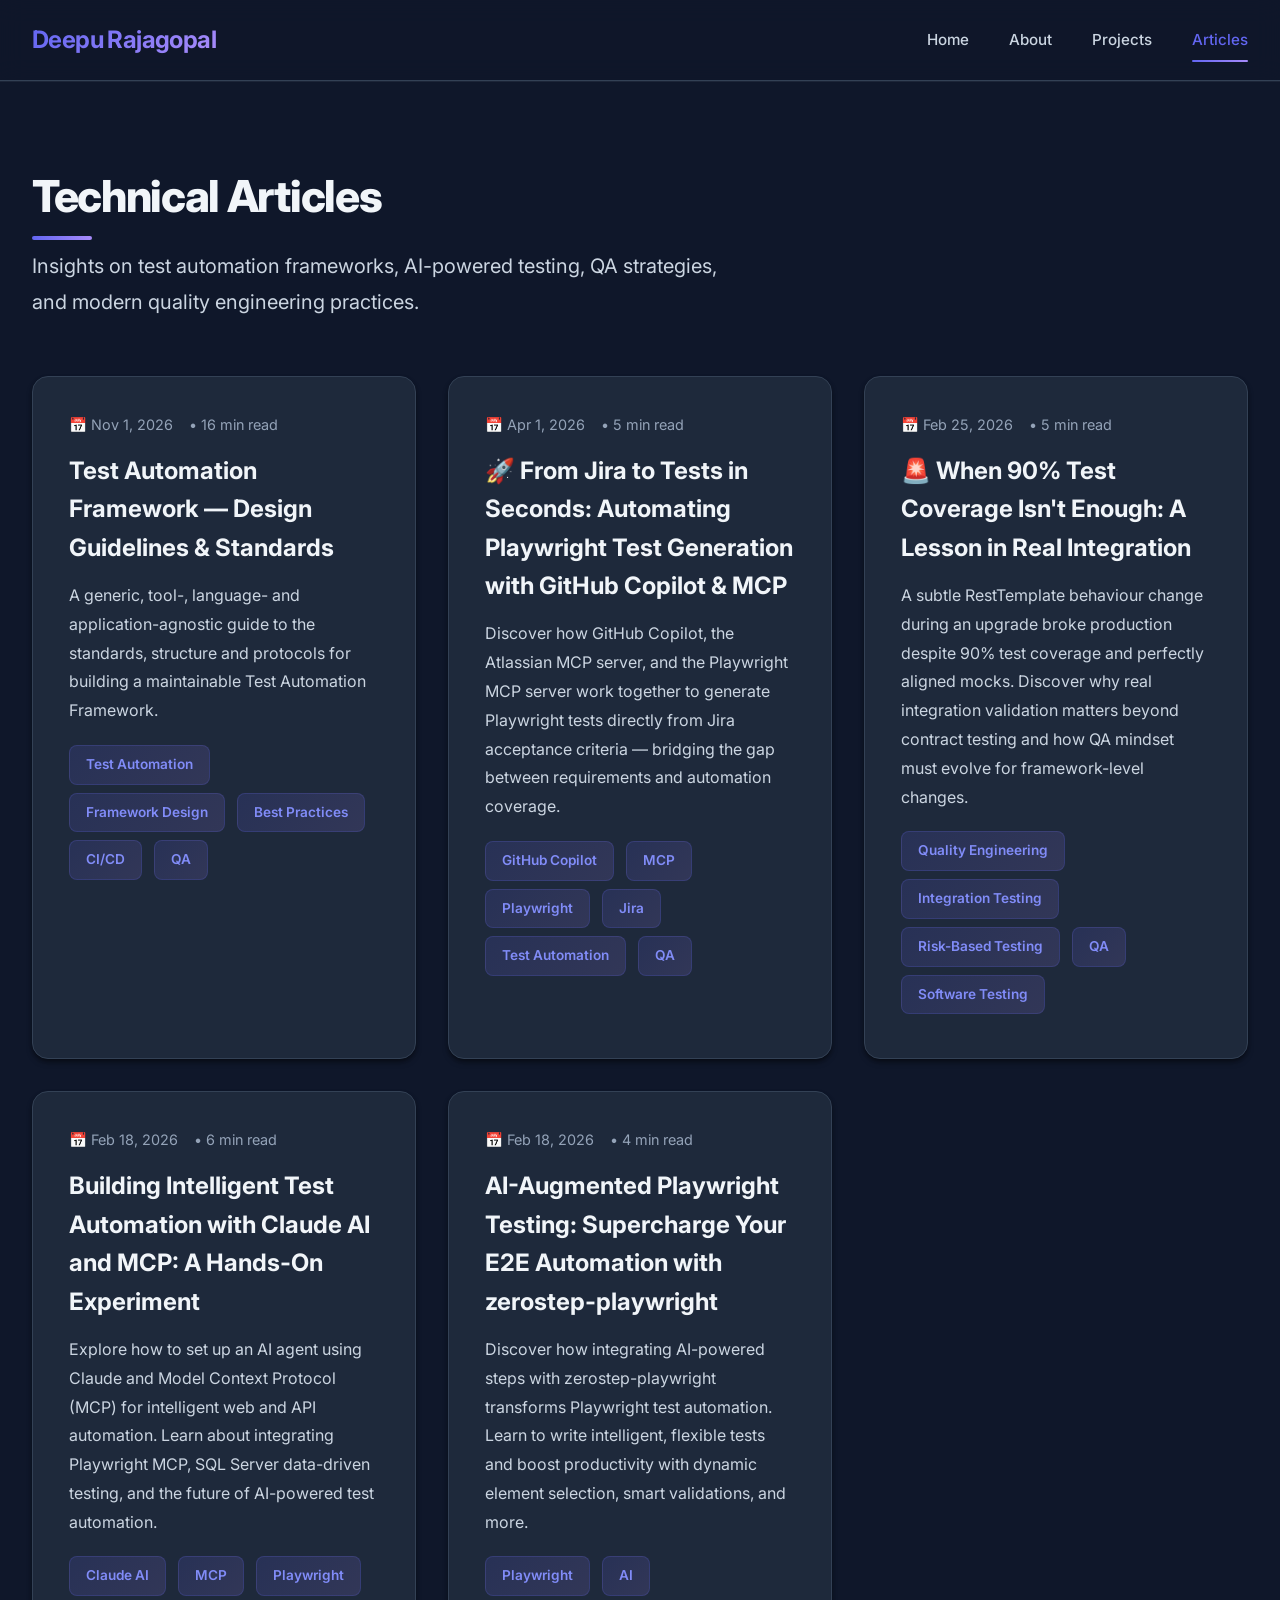
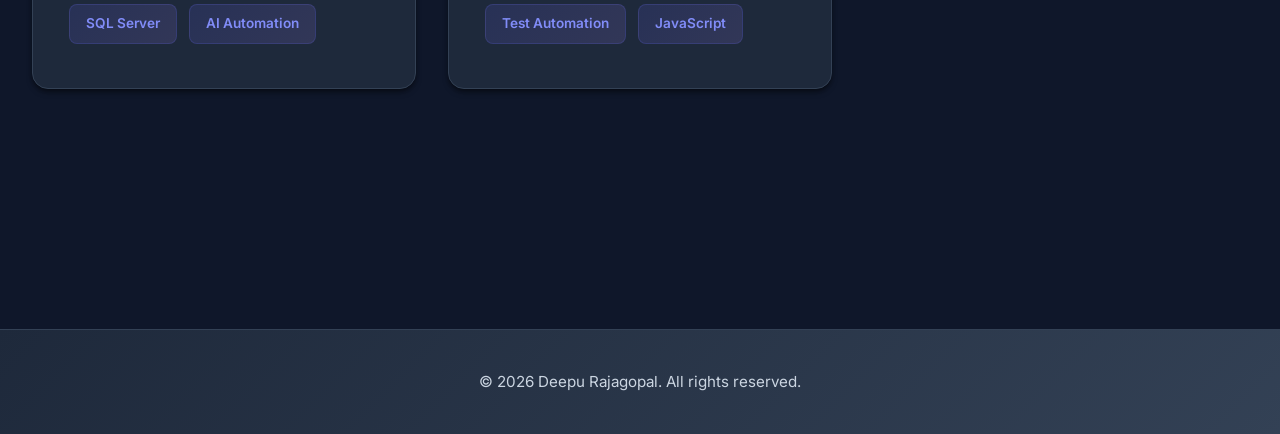
<file: articles.html>
<!DOCTYPE html>
<html lang="en">
<head>
    <meta charset="UTF-8">
    <meta name="viewport" content="width=device-width, initial-scale=1.0">
    <title>Articles - Deepu Rajagopal</title>
    <link rel="preconnect" href="https://fonts.googleapis.com">
    <link rel="preconnect" href="https://fonts.gstatic.com" crossorigin>
    <link href="https://fonts.googleapis.com/css2?family=Inter:wght@400;500;600;700;800&display=swap" rel="stylesheet">
    <link rel="stylesheet" href="style.css">
</head>

<body>
    <!-- Navigation -->
    <header>
        <div class="nav-container">
            <h1><a href="index.html">Deepu Rajagopal</a></h1>
            <nav>
                <a href="index.html">Home</a>
                <a href="about.html">About</a>
                <a href="projects.html">Projects</a>
                <a href="articles.html" class="active">Articles</a>
            </nav>
        </div>
    </header>

    <!-- Articles Content -->
    <div class="container">
        <section class="section">
            <h2 class="section-title">Technical Articles</h2>
            <p class="section-subtitle">
                Insights on test automation frameworks, AI-powered testing, QA strategies, and modern quality engineering practices.
            </p>

            <div class="cards-grid">
                <div class="card">
                    <div class="card-meta">
                        <span>📅 Nov 1, 2026</span>
                        <span>• 16 min read</span>
                    </div>
                    <h3>
                        <a href="article6.html">Test Automation Framework — Design Guidelines &amp; Standards</a>
                    </h3>
                    <p>
                        A generic, tool-, language- and application-agnostic guide to the standards, structure and protocols for building a maintainable Test Automation Framework.
                    </p>
                    <div>
                        <span class="card-tag">Test Automation</span>
                        <span class="card-tag">Framework Design</span>
                        <span class="card-tag">Best Practices</span>
                        <span class="card-tag">CI/CD</span>
                        <span class="card-tag">QA</span>
                    </div>
                </div>

                <div class="card">
                    <div class="card-meta">
                        <span>📅 Apr 1, 2026</span>
                        <span>• 5 min read</span>
                    </div>
                    <h3>
                        <a href="article5.html">🚀 From Jira to Tests in Seconds: Automating Playwright Test Generation with GitHub Copilot & MCP</a>
                    </h3>
                    <p>
                        Discover how GitHub Copilot, the Atlassian MCP server, and the Playwright MCP server work together to generate Playwright tests directly from Jira acceptance criteria — bridging the gap between requirements and automation coverage.
                    </p>
                    <div>
                        <span class="card-tag">GitHub Copilot</span>
                        <span class="card-tag">MCP</span>
                        <span class="card-tag">Playwright</span>
                        <span class="card-tag">Jira</span>
                        <span class="card-tag">Test Automation</span>
                        <span class="card-tag">QA</span>
                    </div>
                </div>

                <div class="card">
                    <div class="card-meta">
                        <span>📅 Feb 25, 2026</span>
                        <span>• 5 min read</span>
                    </div>
                    <h3>
                        <a href="article4.html">🚨 When 90% Test Coverage Isn't Enough: A Lesson in Real Integration</a>
                    </h3>
                    <p>
                        A subtle RestTemplate behaviour change during an upgrade broke production despite 90% test coverage and perfectly aligned mocks. Discover why real integration validation matters beyond contract testing and how QA mindset must evolve for framework-level changes.
                    </p>
                    <div>
                        <span class="card-tag">Quality Engineering</span>
                        <span class="card-tag">Integration Testing</span>
                        <span class="card-tag">Risk-Based Testing</span>
                        <span class="card-tag">QA</span>
                        <span class="card-tag">Software Testing</span>
                    </div>
                </div>

                <div class="card">
                    <div class="card-meta">
                        <span>📅 Feb 18, 2026</span>
                        <span>• 6 min read</span>
                    </div>
                    <h3>
                        <a href="article3.html">Building Intelligent Test Automation with Claude AI and MCP: A Hands-On Experiment</a>
                    </h3>
                    <p>
                        Explore how to set up an AI agent using Claude and Model Context Protocol (MCP) for intelligent web and API automation. Learn about integrating Playwright MCP, SQL Server data-driven testing, and the future of AI-powered test automation.
                    </p>
                    <div>
                        <span class="card-tag">Claude AI</span>
                        <span class="card-tag">MCP</span>
                        <span class="card-tag">Playwright</span>
                        <span class="card-tag">SQL Server</span>
                        <span class="card-tag">AI Automation</span>
                    </div>
                </div>

                <div class="card">
                    <div class="card-meta">
                        <span>📅 Feb 18, 2026</span>
                        <span>• 4 min read</span>
                    </div>
                    <h3>
                        <a href="article2.html">AI-Augmented Playwright Testing: Supercharge Your E2E Automation with zerostep-playwright</a>
                    </h3>
                    <p>
                        Discover how integrating AI-powered steps with zerostep-playwright transforms Playwright test automation. Learn to write intelligent, flexible tests and boost productivity with dynamic element selection, smart validations, and more.
                    </p>
                    <div>
                        <span class="card-tag">Playwright</span>
                        <span class="card-tag">AI</span>
                        <span class="card-tag">Test Automation</span>
                        <span class="card-tag">JavaScript</span>
                    </div>
                </div>
            </div>
        </section>
    </div>

    <!-- Footer -->
    <footer>
        <p>© 2026 Deepu Rajagopal. All rights reserved.</p>
    </footer>
</body>
</html>
</file>
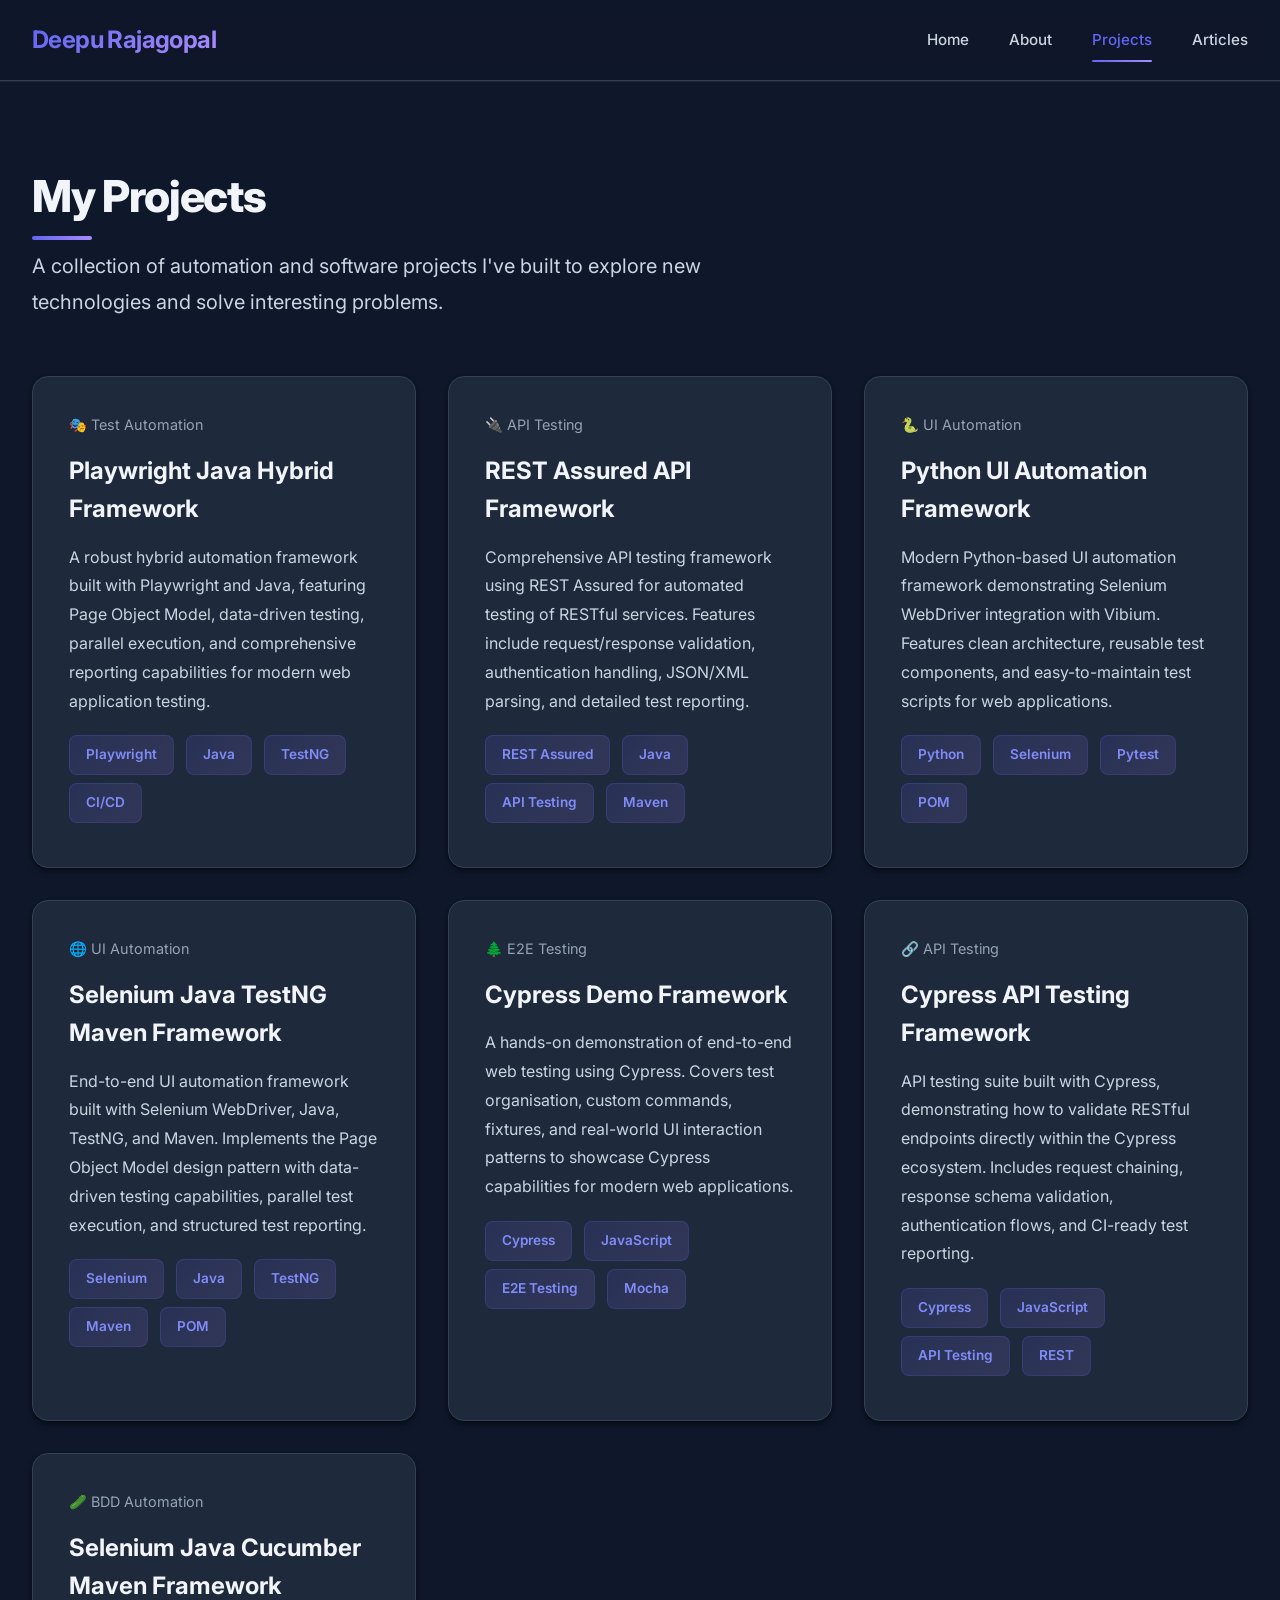
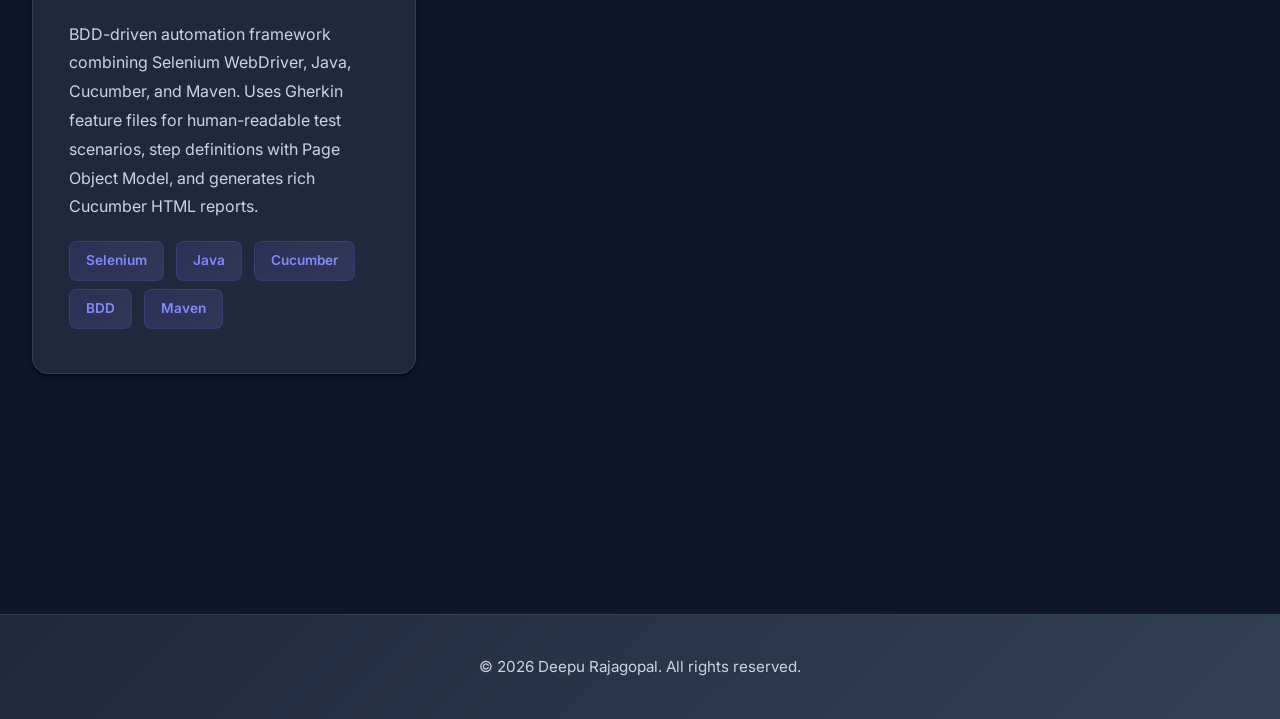
<file: projects.html>
<!DOCTYPE html>
<html lang="en">
<head>
    <meta charset="UTF-8">
    <meta name="viewport" content="width=device-width, initial-scale=1.0">
    <title>Projects - Deepu Rajagopal</title>
    <link rel="preconnect" href="https://fonts.googleapis.com">
    <link rel="preconnect" href="https://fonts.gstatic.com" crossorigin>
    <link href="https://fonts.googleapis.com/css2?family=Inter:wght@400;500;600;700;800&display=swap" rel="stylesheet">
    <link rel="stylesheet" href="style.css">
</head>

<body>
    <!-- Navigation -->
    <header>
        <div class="nav-container">
            <h1><a href="index.html">Deepu Rajagopal</a></h1>
            <nav>
                <a href="index.html">Home</a>
                <a href="about.html">About</a>
                <a href="projects.html" class="active">Projects</a>
                <a href="articles.html">Articles</a>
            </nav>
        </div>
    </header>

    <!-- Projects Content -->
    <div class="container">
        <section class="section">
            <h2 class="section-title">My Projects</h2>
            <p class="section-subtitle">
                A collection of automation and software projects I've built
                to explore new technologies and solve interesting problems.
            </p>

            <div class="cards-grid">
                <a href="https://github.com/officialdeepurajagopal/PlayWrightJavaHybridFramework" target="_blank" rel="noopener noreferrer" class="card-link">
                    <div class="card">
                        <div class="card-meta">
                            <span>🎭 Test Automation</span>
                        </div>
                        <h3>Playwright Java Hybrid Framework</h3>
                        <p>
                            A robust hybrid automation framework built with Playwright and Java, featuring
                            Page Object Model, data-driven testing, parallel execution, and comprehensive
                            reporting capabilities for modern web application testing.
                        </p>
                        <div>
                            <span class="card-tag">Playwright</span>
                            <span class="card-tag">Java</span>
                            <span class="card-tag">TestNG</span>
                            <span class="card-tag">CI/CD</span>
                        </div>
                    </div>
                </a>

                <a href="https://github.com/officialdeepurajagopal/APIFrameworkRESTAssured" target="_blank" rel="noopener noreferrer" class="card-link">
                    <div class="card">
                        <div class="card-meta">
                            <span>🔌 API Testing</span>
                        </div>
                        <h3>REST Assured API Framework</h3>
                        <p>
                            Comprehensive API testing framework using REST Assured for automated testing
                            of RESTful services. Features include request/response validation, authentication
                            handling, JSON/XML parsing, and detailed test reporting.
                        </p>
                        <div>
                            <span class="card-tag">REST Assured</span>
                            <span class="card-tag">Java</span>
                            <span class="card-tag">API Testing</span>
                            <span class="card-tag">Maven</span>
                        </div>
                    </div>
                </a>

                <a href="https://github.com/officialdeepurajagopal/PythonVibiumUIAutomationDemo" target="_blank" rel="noopener noreferrer" class="card-link">
                    <div class="card">
                        <div class="card-meta">
                            <span>🐍 UI Automation</span>
                        </div>
                        <h3>Python UI Automation Framework</h3>
                        <p>
                            Modern Python-based UI automation framework demonstrating Selenium WebDriver
                            integration with Vibium. Features clean architecture, reusable test components,
                            and easy-to-maintain test scripts for web applications.
                        </p>
                        <div>
                            <span class="card-tag">Python</span>
                            <span class="card-tag">Selenium</span>
                            <span class="card-tag">Pytest</span>
                            <span class="card-tag">POM</span>
                        </div>
                    </div>
                </a>

                <a href="https://github.com/officialdeepurajagopal/SeleniumJavaTestNGMaven" target="_blank" rel="noopener noreferrer" class="card-link">
                    <div class="card">
                        <div class="card-meta">
                            <span>🌐 UI Automation</span>
                        </div>
                        <h3>Selenium Java TestNG Maven Framework</h3>
                        <p>
                            End-to-end UI automation framework built with Selenium WebDriver, Java, TestNG,
                            and Maven. Implements the Page Object Model design pattern with data-driven
                            testing capabilities, parallel test execution, and structured test reporting.
                        </p>
                        <div>
                            <span class="card-tag">Selenium</span>
                            <span class="card-tag">Java</span>
                            <span class="card-tag">TestNG</span>
                            <span class="card-tag">Maven</span>
                            <span class="card-tag">POM</span>
                        </div>
                    </div>
                </a>

                <a href="https://github.com/officialdeepurajagopal/CypressDemo" target="_blank" rel="noopener noreferrer" class="card-link">
                    <div class="card">
                        <div class="card-meta">
                            <span>🌲 E2E Testing</span>
                        </div>
                        <h3>Cypress Demo Framework</h3>
                        <p>
                            A hands-on demonstration of end-to-end web testing using Cypress. Covers
                            test organisation, custom commands, fixtures, and real-world UI interaction
                            patterns to showcase Cypress capabilities for modern web applications.
                        </p>
                        <div>
                            <span class="card-tag">Cypress</span>
                            <span class="card-tag">JavaScript</span>
                            <span class="card-tag">E2E Testing</span>
                            <span class="card-tag">Mocha</span>
                        </div>
                    </div>
                </a>

                <a href="https://github.com/officialdeepurajagopal/CypressAPI" target="_blank" rel="noopener noreferrer" class="card-link">
                    <div class="card">
                        <div class="card-meta">
                            <span>🔗 API Testing</span>
                        </div>
                        <h3>Cypress API Testing Framework</h3>
                        <p>
                            API testing suite built with Cypress, demonstrating how to validate RESTful
                            endpoints directly within the Cypress ecosystem. Includes request chaining,
                            response schema validation, authentication flows, and CI-ready test reporting.
                        </p>
                        <div>
                            <span class="card-tag">Cypress</span>
                            <span class="card-tag">JavaScript</span>
                            <span class="card-tag">API Testing</span>
                            <span class="card-tag">REST</span>
                        </div>
                    </div>
                </a>

                <a href="https://github.com/officialdeepurajagopal/SeleniumJavaCucumberMaven" target="_blank" rel="noopener noreferrer" class="card-link">
                    <div class="card">
                        <div class="card-meta">
                            <span>🥒 BDD Automation</span>
                        </div>
                        <h3>Selenium Java Cucumber Maven Framework</h3>
                        <p>
                            BDD-driven automation framework combining Selenium WebDriver, Java, Cucumber,
                            and Maven. Uses Gherkin feature files for human-readable test scenarios,
                            step definitions with Page Object Model, and generates rich Cucumber HTML reports.
                        </p>
                        <div>
                            <span class="card-tag">Selenium</span>
                            <span class="card-tag">Java</span>
                            <span class="card-tag">Cucumber</span>
                            <span class="card-tag">BDD</span>
                            <span class="card-tag">Maven</span>
                        </div>
                    </div>
                </a>
            </div>
        </section>
    </div>

    <!-- Footer -->
    <footer>
        <p>© 2026 Deepu Rajagopal. All rights reserved.</p>
    </footer>
</body>
</html>
</file>
<file: style.css>
/* ===================================
   RESET & VARIABLES
   Modern Dark Theme Portfolio Design
   =================================== */
:root {
    /* Primary Brand Colors - Indigo/Purple Palette */
    --primary-color: #6366f1;
    --primary-hover: #4f46e5;
    --primary-light: #818cf8;
    --accent-color: #a78bfa;
    --accent-secondary: #ec4899;

    /* Background Colors - Dark Theme */
    --bg-primary: #0f172a;
    --bg-secondary: #1e293b;
    --bg-tertiary: #334155;
    --bg-card: #1e293b;
    --bg-card-hover: #334155;

    /* Text Colors */
    --text-primary: #f1f5f9;
    --text-secondary: #cbd5e1;
    --text-muted: #94a3b8;
    --text-dim: #64748b;

    /* Border & Divider */
    --border-color: #334155;
    --border-light: #475569;

    /* Shadows - Enhanced for dark theme */
    --shadow-sm: 0 1px 2px 0 rgba(0, 0, 0, 0.3);
    --shadow-md: 0 4px 6px -1px rgba(0, 0, 0, 0.4), 0 2px 4px -1px rgba(0, 0, 0, 0.3);
    --shadow-lg: 0 10px 15px -3px rgba(0, 0, 0, 0.5), 0 4px 6px -2px rgba(0, 0, 0, 0.3);
    --shadow-xl: 0 20px 25px -5px rgba(0, 0, 0, 0.6), 0 10px 10px -5px rgba(0, 0, 0, 0.4);
    --shadow-glow: 0 0 20px rgba(99, 102, 241, 0.3);

    /* Border Radius */
    --radius-sm: 8px;
    --radius-md: 12px;
    --radius-lg: 16px;
    --radius-xl: 24px;

    /* Transitions */
    --transition: all 0.3s cubic-bezier(0.4, 0, 0.2, 1);
    --transition-fast: all 0.15s ease;

    /* Spacing Scale */
    --spacing-xs: 0.5rem;
    --spacing-sm: 1rem;
    --spacing-md: 1.5rem;
    --spacing-lg: 2rem;
    --spacing-xl: 3rem;
    --spacing-2xl: 4rem;
}

* {
    margin: 0;
    padding: 0;
    box-sizing: border-box;
}

html {
    scroll-behavior: smooth;
}

body {
    font-family: 'Inter', -apple-system, BlinkMacSystemFont, 'Segoe UI', 'Roboto', 'Oxygen', 'Ubuntu', 'Cantarell', 'Fira Sans', 'Droid Sans', 'Helvetica Neue', sans-serif;
    -webkit-font-smoothing: antialiased;
    -moz-osx-font-smoothing: grayscale;
    margin: 0;
    padding: 0;
    background-color: var(--bg-primary);
    color: var(--text-primary);
    line-height: 1.6;
    font-size: 16px;
    min-height: 100vh;
}

a {
    color: var(--primary-color);
    transition: var(--transition);
}

a:hover {
    color: var(--primary-hover);
}


/* ===================================
   NAVIGATION BAR - Modern Glass Morphism
   =================================== */
header {
    background-color: rgba(15, 23, 42, 0.8);
    backdrop-filter: blur(12px);
    -webkit-backdrop-filter: blur(12px);
    box-shadow: 0 1px 0 rgba(148, 163, 184, 0.1);
    position: sticky;
    top: 0;
    z-index: 1000;
    border-bottom: 1px solid var(--border-color);
}

.nav-container {
    max-width: 1280px;
    margin: 0 auto;
    padding: 1.25rem 2rem;
    display: flex;
    justify-content: space-between;
    align-items: center;
}

header h1 {
    font-size: 1.5rem;
    font-weight: 700;
    color: var(--text-primary);
    letter-spacing: -0.025em;
}

header h1 a {
    color: var(--text-primary);
    text-decoration: none;
    transition: var(--transition);
    background: linear-gradient(135deg, var(--primary-color), var(--accent-color));
    -webkit-background-clip: text;
    -webkit-text-fill-color: transparent;
    background-clip: text;
}

header h1 a:hover {
    opacity: 0.8;
}

nav {
    display: flex;
    gap: 2.5rem;
    align-items: center;
}

nav a {
    color: var(--text-secondary);
    text-decoration: none;
    font-weight: 500;
    font-size: 0.95rem;
    position: relative;
    transition: var(--transition);
    padding: 0.5rem 0;
}

nav a:hover {
    color: var(--primary-light);
}

nav a.active {
    color: var(--primary-color);
}

nav a::after {
    content: '';
    position: absolute;
    bottom: -2px;
    left: 0;
    width: 0;
    height: 2px;
    background: linear-gradient(90deg, var(--primary-color), var(--accent-color));
    transition: width 0.3s ease;
    border-radius: 2px;
}

nav a:hover::after,
nav a.active::after {
    width: 100%;
}


/* ===================================
   HERO SECTION - Modern Gradient Design
   =================================== */
.hero {
    background: linear-gradient(135deg, #1e293b 0%, #312e81 50%, #4c1d95 100%);
    color: white;
    padding: 8rem 2rem;
    text-align: center;
    position: relative;
    overflow: hidden;
}

.hero::before {
    content: '';
    position: absolute;
    top: 0;
    left: 0;
    right: 0;
    bottom: 0;
    background:
        radial-gradient(circle at 20% 50%, rgba(99, 102, 241, 0.15) 0%, transparent 50%),
        radial-gradient(circle at 80% 80%, rgba(167, 139, 250, 0.15) 0%, transparent 50%);
    pointer-events: none;
}

.hero::after {
    content: '';
    position: absolute;
    top: 0;
    left: 0;
    right: 0;
    bottom: 0;
    background: url('data:image/svg+xml,<svg width="60" height="60" xmlns="http://www.w3.org/2000/svg"><rect width="60" height="60" fill="none"/><circle cx="30" cy="30" r="1.5" fill="rgba(255,255,255,0.08)"/></svg>');
    opacity: 0.5;
}

.hero-content {
    max-width: 900px;
    margin: 0 auto;
    position: relative;
    z-index: 1;
}

.hero h1 {
    font-size: 4rem;
    font-weight: 800;
    margin-bottom: 1.5rem;
    letter-spacing: -0.03em;
    line-height: 1.1;
    background: linear-gradient(135deg, #ffffff 0%, #cbd5e1 100%);
    -webkit-background-clip: text;
    -webkit-text-fill-color: transparent;
    background-clip: text;
}

.hero p {
    font-size: 1.35rem;
    margin-bottom: 2.5rem;
    color: var(--text-secondary);
    line-height: 1.8;
    max-width: 700px;
    margin-left: auto;
    margin-right: auto;
}

.hero-buttons {
    display: flex;
    gap: 1.25rem;
    justify-content: center;
    flex-wrap: wrap;
}

.btn {
    padding: 1rem 2.25rem;
    border-radius: var(--radius-md);
    font-weight: 600;
    text-decoration: none;
    transition: var(--transition);
    cursor: pointer;
    border: none;
    font-size: 1.05rem;
    display: inline-block;
    position: relative;
    overflow: hidden;
}

.btn::before {
    content: '';
    position: absolute;
    top: 0;
    left: -100%;
    width: 100%;
    height: 100%;
    background: linear-gradient(90deg, transparent, rgba(255,255,255,0.2), transparent);
    transition: left 0.5s ease;
}

.btn:hover::before {
    left: 100%;
}

.btn-primary {
    background: linear-gradient(135deg, var(--primary-color), var(--primary-hover));
    color: white;
    box-shadow: 0 4px 15px rgba(99, 102, 241, 0.4);
}

.btn-primary:hover {
    transform: translateY(-2px);
    box-shadow: 0 6px 25px rgba(99, 102, 241, 0.5);
}

.btn-secondary {
    background-color: transparent;
    color: white;
    border: 2px solid rgba(255, 255, 255, 0.3);
    backdrop-filter: blur(10px);
}

.btn-secondary:hover {
    background-color: rgba(255, 255, 255, 0.1);
    border-color: rgba(255, 255, 255, 0.5);
    transform: translateY(-2px);
}


/* ===================================
   CONTAINER & LAYOUT
   =================================== */
.container {
    max-width: 1280px;
    margin: 0 auto;
    padding: 5rem 2rem;
}

.section {
    margin-bottom: 5rem;
}

.section-title {
    font-size: 2.75rem;
    font-weight: 800;
    margin-bottom: 1rem;
    color: var(--text-primary);
    letter-spacing: -0.03em;
    position: relative;
    display: inline-block;
}

.section-title::after {
    content: '';
    position: absolute;
    bottom: -8px;
    left: 0;
    width: 60px;
    height: 4px;
    background: linear-gradient(90deg, var(--primary-color), var(--accent-color));
    border-radius: 2px;
}

.section-subtitle {
    font-size: 1.25rem;
    color: var(--text-secondary);
    margin-bottom: 3.5rem;
    line-height: 1.8;
    max-width: 700px;
}

/* ===================================
   CARD COMPONENTS - Modern Design
   =================================== */
.cards-grid {
    display: grid;
    grid-template-columns: repeat(auto-fill, minmax(340px, 1fr));
    gap: 2rem;
}

/* Clickable card wrapper */
.card-link {
    text-decoration: none;
    color: inherit;
    display: block;
}

.card {
    background: var(--bg-card);
    padding: 2.25rem;
    border-radius: var(--radius-lg);
    box-shadow: var(--shadow-md);
    transition: var(--transition);
    border: 1px solid var(--border-color);
    position: relative;
    overflow: hidden;
    height: 100%;
}

.card::before {
    content: '';
    position: absolute;
    top: 0;
    left: 0;
    width: 100%;
    height: 4px;
    background: linear-gradient(90deg, var(--primary-color), var(--accent-color));
    transform: scaleX(0);
    transform-origin: left;
    transition: transform 0.4s ease;
}

.card::after {
    content: '';
    position: absolute;
    top: 0;
    left: 0;
    right: 0;
    bottom: 0;
    background: radial-gradient(circle at 50% 50%, rgba(99, 102, 241, 0.08) 0%, transparent 50%);
    opacity: 0;
    transition: opacity 0.3s ease;
    pointer-events: none;
}

.card:hover::before {
    transform: scaleX(1);
}

.card:hover::after {
    opacity: 1;
}

.card:hover {
    transform: translateY(-6px);
    box-shadow: var(--shadow-xl), var(--shadow-glow);
    background: var(--bg-card-hover);
    border-color: var(--border-light);
}

.card h3 {
    font-size: 1.5rem;
    font-weight: 700;
    margin-bottom: 0.875rem;
    color: var(--text-primary);
    position: relative;
    z-index: 1;
}

.card h3 a {
    color: var(--text-primary);
    text-decoration: none;
    transition: var(--transition);
}

.card h3 a:hover {
    color: var(--primary-light);
}

.card p {
    color: var(--text-secondary);
    line-height: 1.8;
    margin-bottom: 1.25rem;
    position: relative;
    z-index: 1;
}

.card-meta {
    display: flex;
    gap: 1rem;
    font-size: 0.9rem;
    color: var(--text-muted);
    margin-bottom: 1rem;
    position: relative;
    z-index: 1;
}

.card-tag {
    display: inline-block;
    padding: 0.5rem 1rem;
    background: linear-gradient(135deg, rgba(99, 102, 241, 0.15), rgba(167, 139, 250, 0.15));
    color: var(--primary-light);
    border-radius: var(--radius-sm);
    font-size: 0.85rem;
    font-weight: 600;
    margin-right: 0.5rem;
    margin-bottom: 0.5rem;
    border: 1px solid rgba(99, 102, 241, 0.2);
    position: relative;
    z-index: 1;
    transition: var(--transition);
}

.card-tag:hover {
    background: linear-gradient(135deg, rgba(99, 102, 241, 0.25), rgba(167, 139, 250, 0.25));
    border-color: rgba(99, 102, 241, 0.4);
}


/* ===================================
   ABOUT PAGE STYLES
   =================================== */
.about-hero {
    background: linear-gradient(135deg, #1e293b 0%, #312e81 50%, #4c1d95 100%);
    color: white;
    padding: 5rem 2rem;
    text-align: center;
    position: relative;
    overflow: hidden;
}

.about-hero::before {
    content: '';
    position: absolute;
    top: 0;
    left: 0;
    right: 0;
    bottom: 0;
    background:
        radial-gradient(circle at 30% 40%, rgba(99, 102, 241, 0.15) 0%, transparent 50%),
        radial-gradient(circle at 70% 70%, rgba(167, 139, 250, 0.15) 0%, transparent 50%);
}

.about-hero h2 {
    font-size: 3.5rem;
    font-weight: 800;
    margin-bottom: 1rem;
    letter-spacing: -0.03em;
    position: relative;
    z-index: 1;
}

.about-hero p {
    font-size: 1.25rem;
    color: var(--text-secondary);
    position: relative;
    z-index: 1;
}

.about-content {
    display: grid;
    grid-template-columns: 1fr;
    gap: 2rem;
    margin-top: 3rem;
}

.about-section {
    background: var(--bg-card);
    padding: 2.5rem;
    border-radius: var(--radius-lg);
    box-shadow: var(--shadow-md);
    border: 1px solid var(--border-color);
    transition: var(--transition);
}

.about-section:hover {
    border-color: var(--border-light);
    box-shadow: var(--shadow-lg);
}

.about-section h3 {
    font-size: 1.75rem;
    margin-bottom: 1.5rem;
    color: var(--text-primary);
    font-weight: 700;
}

.skills-list {
    list-style: none;
    display: grid;
    grid-template-columns: repeat(auto-fit, minmax(220px, 1fr));
    gap: 1rem;
}

.skills-list li {
    padding: 1.125rem;
    background: linear-gradient(135deg, rgba(99, 102, 241, 0.08), rgba(167, 139, 250, 0.08));
    border-radius: var(--radius-md);
    font-weight: 500;
    color: var(--text-primary);
    display: flex;
    align-items: center;
    gap: 0.75rem;
    border: 1px solid rgba(99, 102, 241, 0.15);
    transition: var(--transition);
}

.skills-list li:hover {
    background: linear-gradient(135deg, rgba(99, 102, 241, 0.15), rgba(167, 139, 250, 0.15));
    border-color: rgba(99, 102, 241, 0.3);
    transform: translateX(4px);
}

.skills-list li::before {
    content: '✓';
    color: var(--primary-color);
    font-weight: 700;
    font-size: 1.25rem;
    flex-shrink: 0;
}

/* Contact Section Styling */
.contact-section .contact-list {
    list-style: none;
    padding: 0;
}

.contact-section .contact-list li {
    margin-bottom: 1rem;
    padding: 1rem;
    background: rgba(99, 102, 241, 0.05);
    border-radius: var(--radius-md);
    border: 1px solid rgba(99, 102, 241, 0.1);
    transition: var(--transition);
}

.contact-section .contact-list li:hover {
    background: rgba(99, 102, 241, 0.1);
    border-color: rgba(99, 102, 241, 0.2);
    transform: translateX(4px);
}

.contact-section .contact-list li span {
    margin-right: 0.75rem;
    font-size: 1.25rem;
}

.contact-section .contact-list li a {
    color: var(--primary-light);
    text-decoration: none;
    transition: var(--transition);
}

.contact-section .contact-list li a:hover {
    color: var(--primary-color);
    text-decoration: underline;
}


/* ===================================
   ARTICLE STYLES
   =================================== */
.article-header {
    max-width: 850px;
    margin: 0 auto 3rem;
    text-align: center;
}

.article-title {
    font-size: 2.75rem;
    font-weight: 800;
    margin-bottom: 1rem;
    line-height: 1.2;
    color: var(--text-primary);
    letter-spacing: -0.03em;
}

.article-content {
    max-width: 850px;
    margin: 0 auto;
    background: var(--bg-card);
    padding: 3rem;
    border-radius: var(--radius-lg);
    box-shadow: var(--shadow-md);
    border: 1px solid var(--border-color);
}

.article-content p {
    margin-bottom: 1.5rem;
    line-height: 1.8;
    color: var(--text-secondary);
    font-size: 1.0625rem;
}

.article-content h2 {
    margin-top: 2.5rem;
    margin-bottom: 1rem;
    font-size: 1.875rem;
    color: var(--text-primary);
    font-weight: 700;
}

.article-content h3 {
    margin-top: 2rem;
    margin-bottom: 1rem;
    font-size: 1.5rem;
    color: var(--text-primary);
    font-weight: 700;
}

.article-content ul,
.article-content ol {
    margin-bottom: 1.5rem;
    padding-left: 2rem;
}

.article-content li {
    margin-bottom: 0.5rem;
    line-height: 1.8;
    color: var(--text-secondary);
}

.article-content code {
    background: rgba(99, 102, 241, 0.15);
    padding: 0.25rem 0.5rem;
    border-radius: var(--radius-sm);
    font-family: 'Monaco', 'Courier New', monospace;
    font-size: 0.9em;
    color: var(--primary-light);
    border: 1px solid rgba(99, 102, 241, 0.2);
}

.article-content pre {
    background: var(--bg-tertiary);
    color: var(--text-primary);
    padding: 1.5rem;
    border-radius: var(--radius-md);
    overflow-x: auto;
    margin-bottom: 1.5rem;
    border: 1px solid var(--border-color);
}

.article-content pre code {
    background: none;
    padding: 0;
    color: inherit;
    border: none;
}

.table-wrap {
    overflow-x: auto;
    margin-bottom: 1.5rem;
}

.article-content table {
    width: 100%;
    min-width: 560px;
    border-collapse: collapse;
    font-size: 0.975rem;
}

.article-content th,
.article-content td {
    padding: 0.75rem 1rem;
    text-align: left;
    vertical-align: top;
    line-height: 1.6;
    border-bottom: 1px solid var(--border-color);
    color: var(--text-secondary);
}

.article-content th {
    color: var(--text-primary);
    font-weight: 600;
    background: var(--bg-tertiary);
}

.article-figure {
    margin: 2rem 0;
}

.figure-scroll {
    overflow-x: auto;
}

.figure-scroll svg {
    display: block;
    width: 100%;
    min-width: 600px;
    height: auto;
}

.article-figure figcaption {
    margin-top: 0.75rem;
    text-align: center;
    font-size: 0.9rem;
    color: var(--text-muted);
}

.article-content ul.checklist {
    list-style: none;
    padding-left: 0;
}

.article-content ul.checklist li {
    position: relative;
    padding-left: 2rem;
}

.article-content ul.checklist li::before {
    content: '✓';
    position: absolute;
    left: 0.25rem;
    color: var(--primary-light);
    font-weight: 700;
}

.back-link {
    display: inline-flex;
    align-items: center;
    gap: 0.5rem;
    color: var(--primary-color);
    text-decoration: none;
    font-weight: 600;
    margin-bottom: 2rem;
    transition: var(--transition);
}

.back-link:hover {
    gap: 0.75rem;
    color: var(--primary-light);
}

.back-link::before {
    content: '←';
    font-size: 1.25rem;
}

/* ===================================
   FOOTER
   =================================== */
footer {
    background: linear-gradient(135deg, var(--bg-secondary) 0%, var(--bg-tertiary) 100%);
    color: var(--text-secondary);
    text-align: center;
    padding: 2.5rem 2rem;
    margin-top: 5rem;
    border-top: 1px solid var(--border-color);
}

footer p {
    font-size: 0.95rem;
}


/* ===================================
   RESPONSIVE DESIGN
   =================================== */
@media (max-width: 768px) {
    .nav-container {
        flex-direction: column;
        gap: 1rem;
        padding: 1rem;
    }

    nav {
        gap: 1.25rem;
        flex-wrap: wrap;
        justify-content: center;
    }

    .hero h1 {
        font-size: 2.75rem;
    }

    .hero p {
        font-size: 1.15rem;
    }

    .hero {
        padding: 5rem 1.5rem;
    }

    .container {
        padding: 3rem 1.5rem;
    }

    .section-title {
        font-size: 2.25rem;
    }

    .section-subtitle {
        font-size: 1.125rem;
    }

    .cards-grid {
        grid-template-columns: 1fr;
        gap: 1.5rem;
    }

    .article-content {
        padding: 2rem 1.5rem;
    }

    .article-title {
        font-size: 2.25rem;
    }

    .about-hero h2 {
        font-size: 2.75rem;
    }
}

@media (max-width: 480px) {
    .hero h1 {
        font-size: 2.25rem;
    }

    .hero p {
        font-size: 1.05rem;
    }

    .hero-buttons {
        flex-direction: column;
        width: 100%;
    }

    .btn {
        width: 100%;
        padding: 0.875rem 1.5rem;
    }

    nav {
        gap: 1rem;
    }

    nav a {
        font-size: 0.9rem;
    }

    .section-title {
        font-size: 1.875rem;
    }

    .about-hero h2 {
        font-size: 2.25rem;
    }

    .card {
        padding: 1.75rem;
    }
}

/* ===================================
   UTILITY CLASSES
   =================================== */
.text-gradient {
    background: linear-gradient(135deg, var(--primary-color), var(--accent-color));
    -webkit-background-clip: text;
    -webkit-text-fill-color: transparent;
    background-clip: text;
}

.glow {
    box-shadow: var(--shadow-glow);
}

/* Smooth scroll for all anchor links */
html {
    scroll-padding-top: 80px;
}

/* Selection styling */
::selection {
    background-color: var(--primary-color);
    color: white;
}

::-moz-selection {
    background-color: var(--primary-color);
    color: white;
}

/* Scrollbar styling for webkit browsers */
::-webkit-scrollbar {
    width: 10px;
}

::-webkit-scrollbar-track {
    background: var(--bg-secondary);
}

::-webkit-scrollbar-thumb {
    background: var(--border-light);
    border-radius: 5px;
}

::-webkit-scrollbar-thumb:hover {
    background: var(--primary-color);
}

/* Highlight for employment titles in Employment Summary */
.employment-title {
    display: inline-block;
    font-weight: 700;
    font-size: 1.1rem;
    color: var(--primary-color);
    background: linear-gradient(90deg, var(--primary-color), var(--accent-color));
    -webkit-background-clip: text;
    -webkit-text-fill-color: transparent;
    background-clip: text;
    margin-bottom: 0.25rem;
    letter-spacing: -0.01em;
}
</file>
